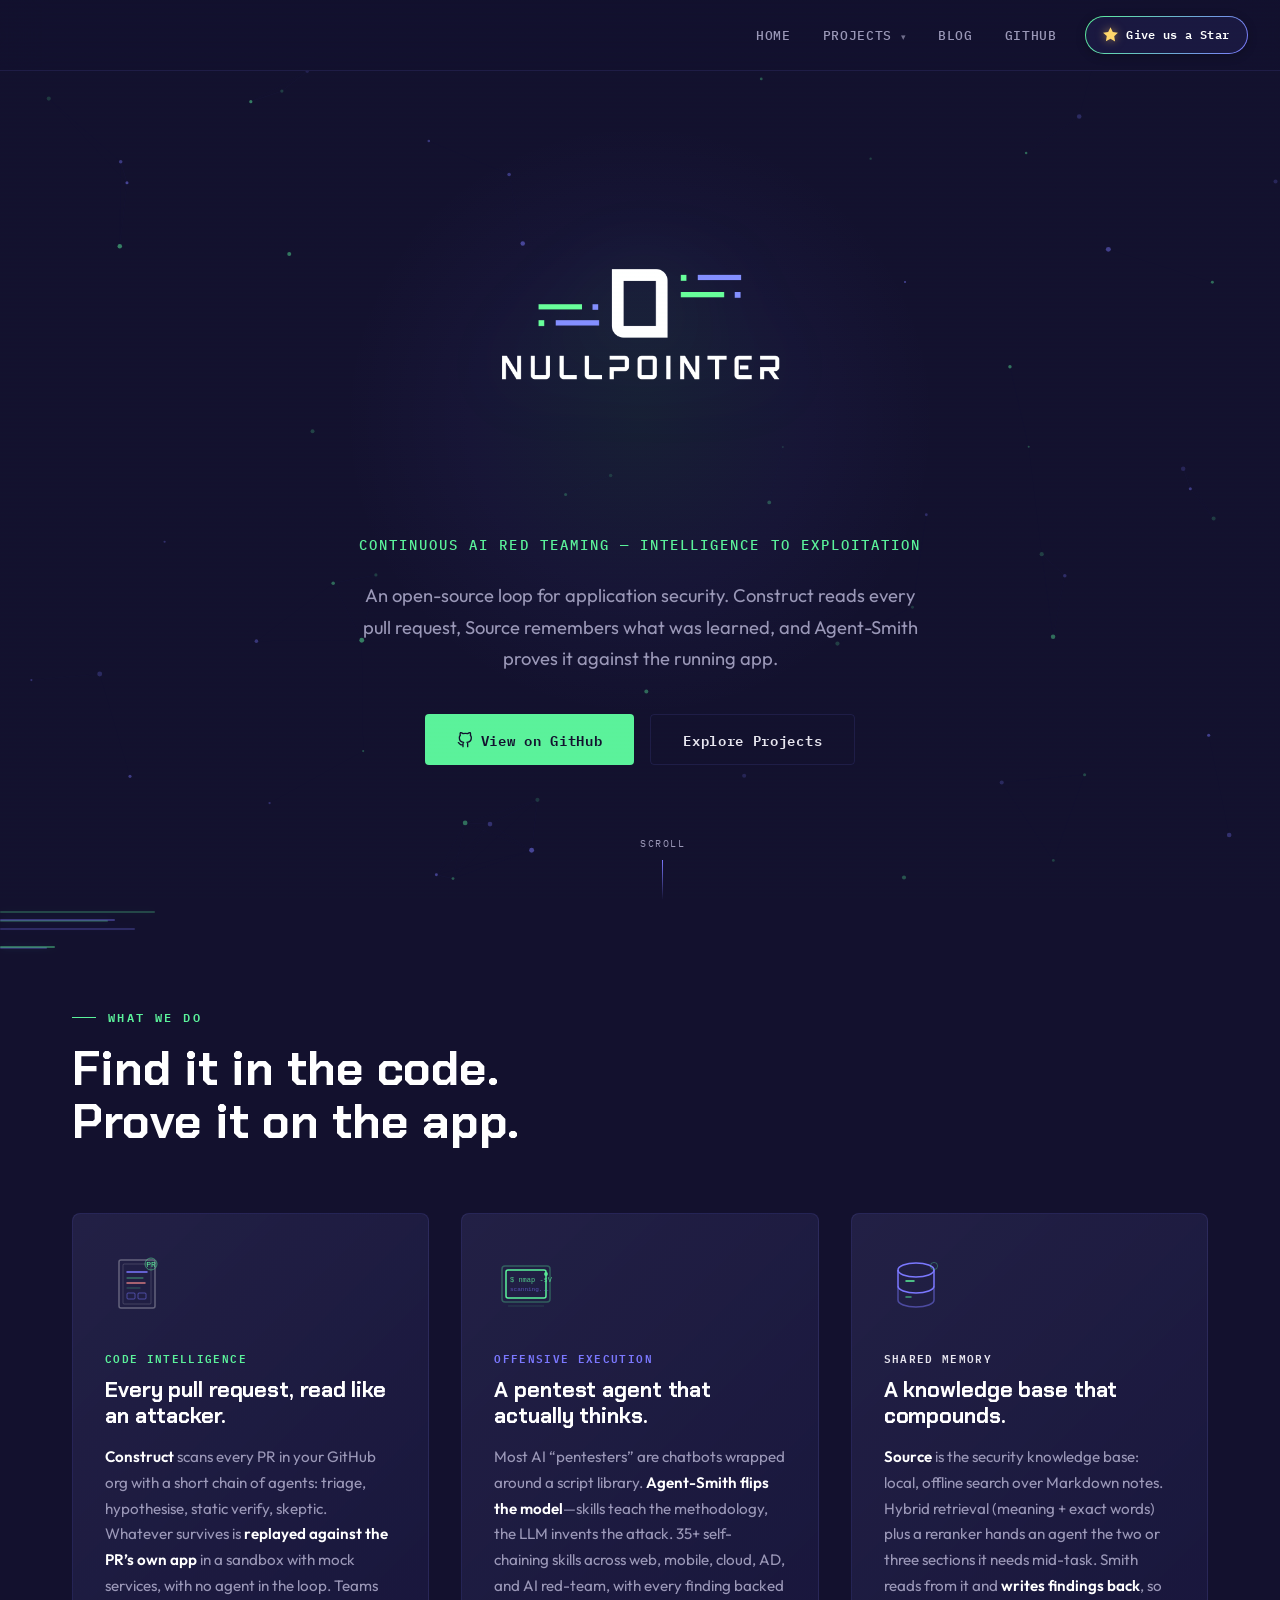
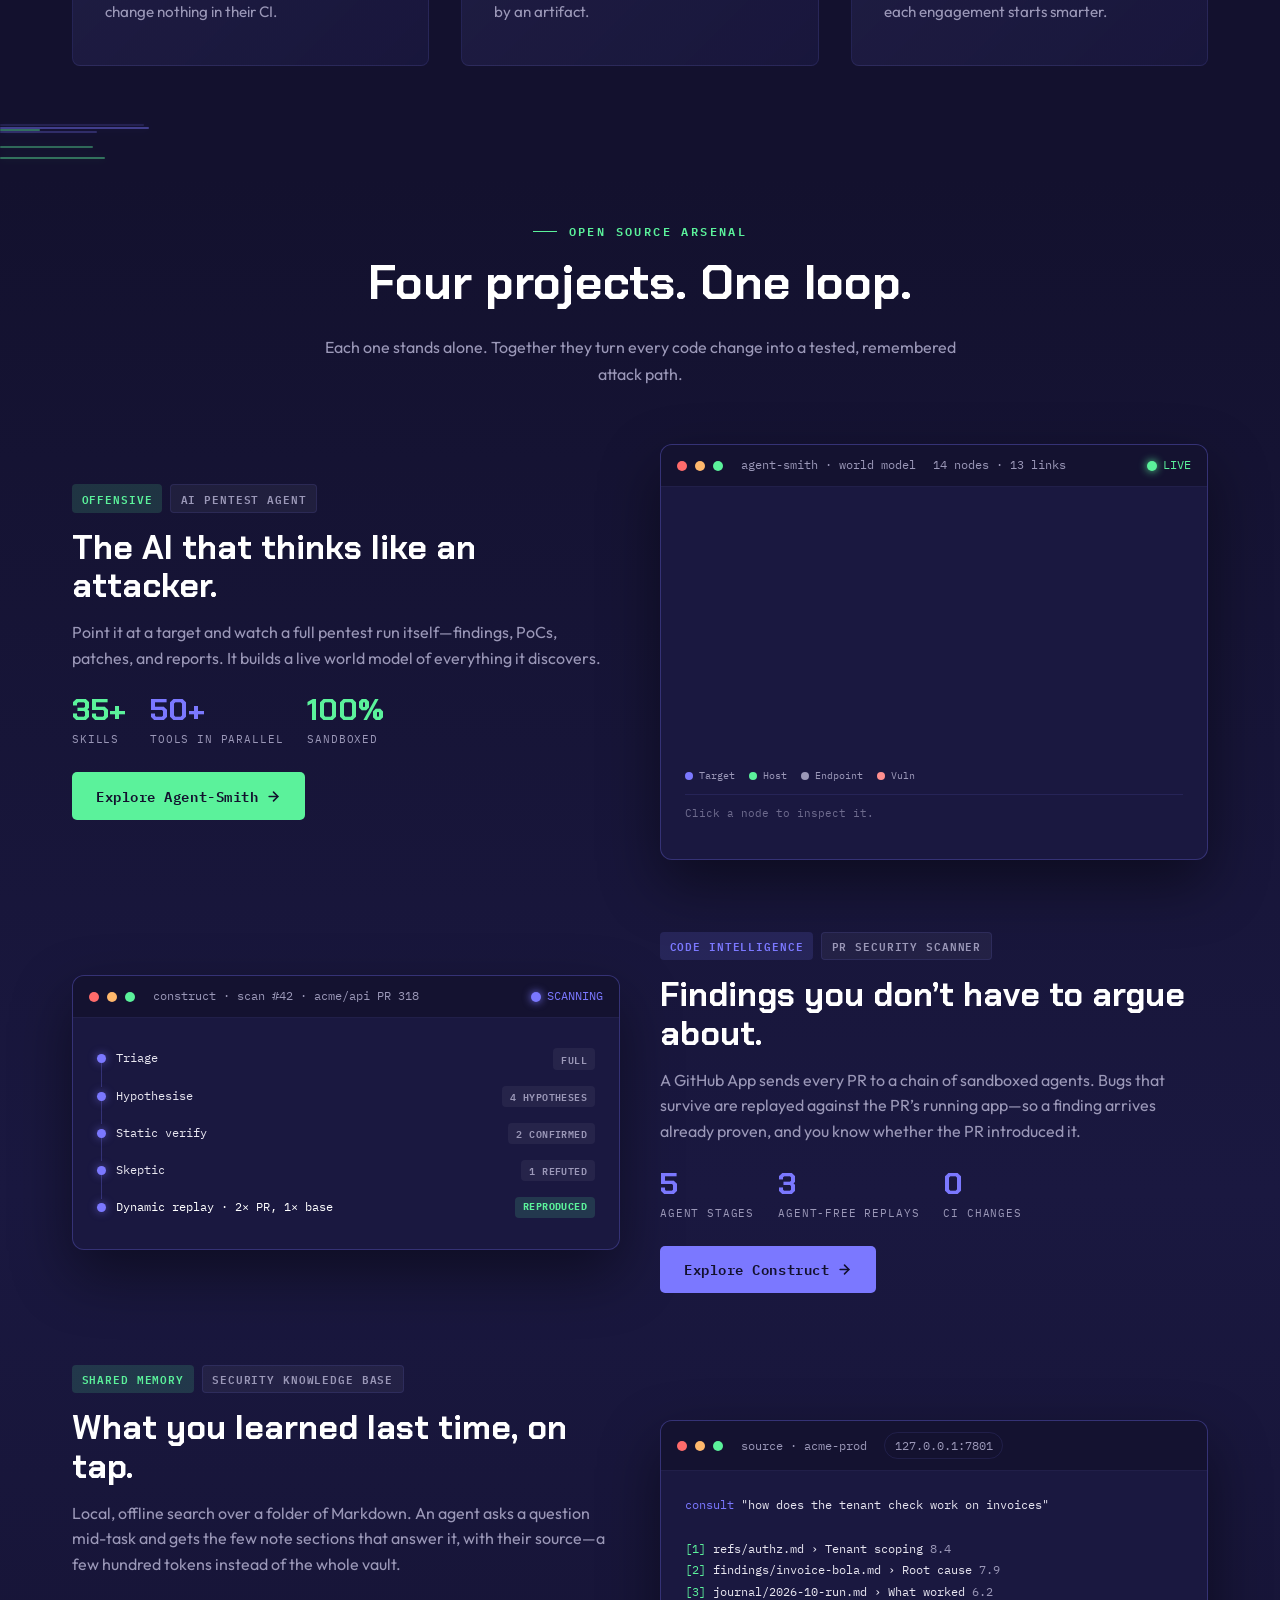
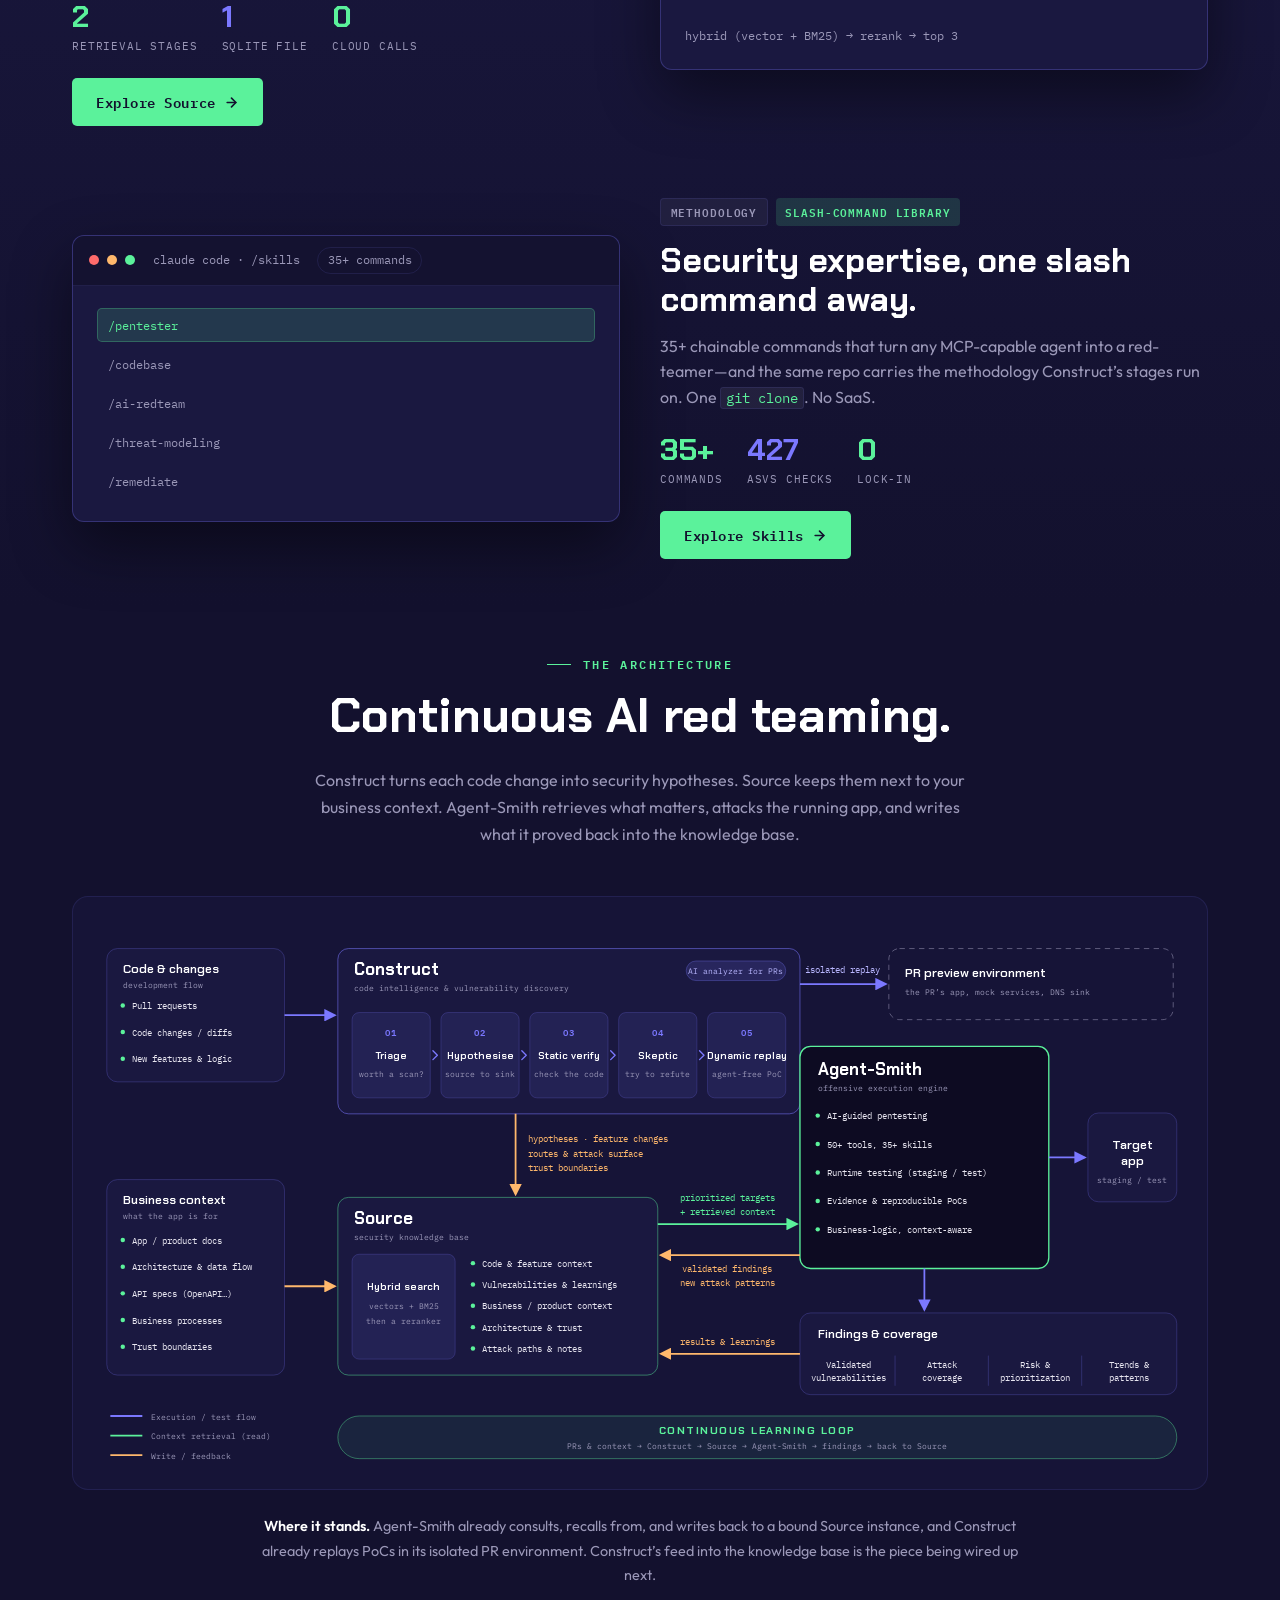
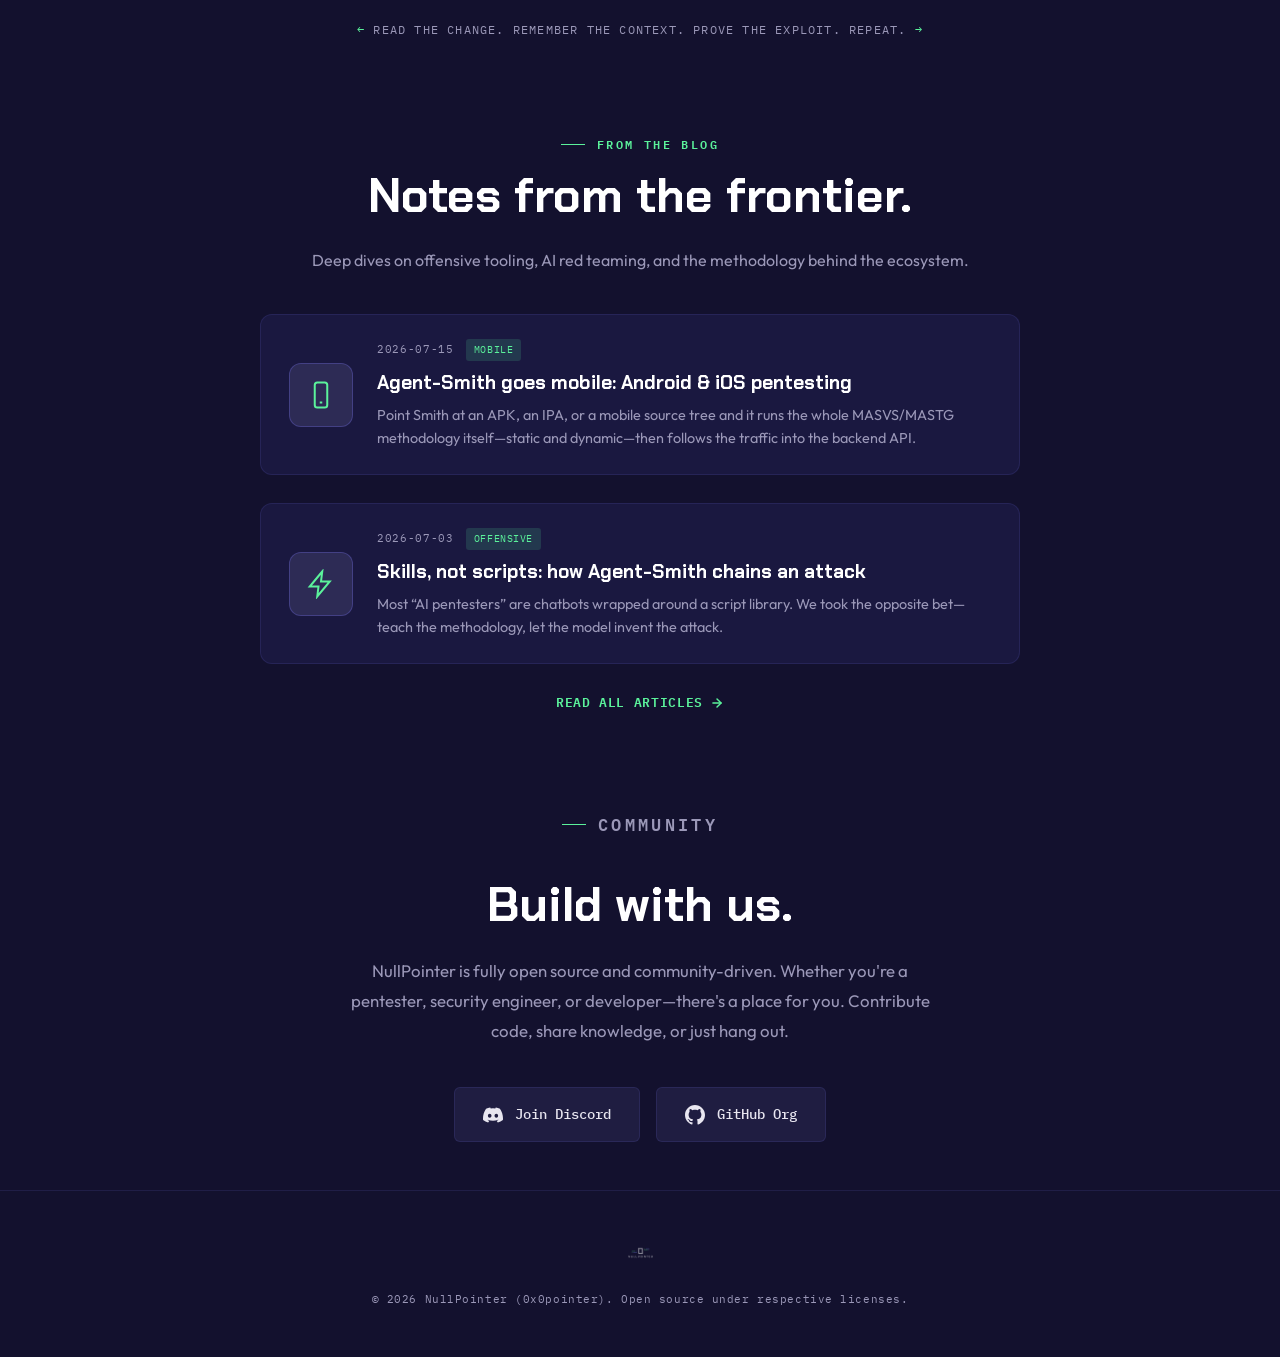
<file: index.html>
<!DOCTYPE html>
<html lang="en">
<head>
<meta charset="UTF-8">
<meta name="viewport" content="width=device-width, initial-scale=1.0">
<title>NullPointer — Continuous AI Red Teaming, Open Source</title>
<meta name="description" content="Open-source continuous AI red teaming. Construct reads every pull request, Source keeps what was learned, and Agent-Smith proves it against the running app.">
<link rel="icon" type="image/png" href="design/IconOnly_Transparent.png">
<link rel="preconnect" href="https://fonts.googleapis.com">
<link rel="preconnect" href="https://fonts.gstatic.com" crossorigin>
<link href="https://fonts.googleapis.com/css2?family=Chakra+Petch:wght@400;500;600;700&family=IBM+Plex+Mono:wght@400;500;600&family=Outfit:wght@300;400;500;600&display=swap" rel="stylesheet">
<style>
*, *::before, *::after { margin: 0; padding: 0; box-sizing: border-box; }

:root {
  --navy: #2d2b55;
  --navy-deep: #1a1840;
  --navy-dark: #13112e;
  --green: #5bf29b;
  --green-dim: rgba(91, 242, 155, 0.15);
  --green-glow: rgba(91, 242, 155, 0.4);
  --purple: #7b78ff;
  --purple-dim: rgba(123, 120, 255, 0.15);
  --purple-glow: rgba(123, 120, 255, 0.4);
  --white: #e8e6f0;
  --white-bright: #ffffff;
  --muted: #9b98b8;
  --border: rgba(123, 120, 255, 0.12);
  --border-strong: rgba(123, 120, 255, 0.28);
}

html {
  scroll-behavior: smooth;
  scrollbar-width: thin;
  scrollbar-color: var(--purple) var(--navy-dark);
}

body {
  font-family: 'Outfit', sans-serif;
  background: var(--navy-dark);
  color: var(--white);
  line-height: 1.6;
  overflow-x: hidden;
  -webkit-font-smoothing: antialiased;
}

/* ── Scanline background texture ── */
body::before {
  content: '';
  position: fixed;
  inset: 0;
  background: repeating-linear-gradient(
    0deg,
    transparent,
    transparent 2px,
    rgba(91, 242, 155, 0.008) 2px,
    rgba(91, 242, 155, 0.008) 4px
  );
  pointer-events: none;
  z-index: 9999;
}

/* ── Navigation ── */
nav {
  position: fixed;
  top: 0;
  left: 0;
  right: 0;
  z-index: 1000;
  padding: 1rem 2rem;
  display: flex;
  align-items: center;
  justify-content: space-between;
  background: rgba(19, 17, 46, 0.85);
  backdrop-filter: blur(20px);
  border-bottom: 1px solid var(--border);
  transition: all 0.3s ease;
}

nav.scrolled {
  padding: 0.6rem 2rem;
  background: rgba(19, 17, 46, 0.95);
}

.nav-logo {
  height: 32px;
  opacity: 0;
  transition: opacity 0.3s ease;
}

nav.scrolled .nav-logo {
  opacity: 1;
}

.nav-links {
  display: flex;
  gap: 2rem;
  list-style: none;
}

.nav-links a {
  color: var(--muted);
  text-decoration: none;
  font-family: 'IBM Plex Mono', monospace;
  font-size: 0.8rem;
  font-weight: 500;
  letter-spacing: 0.05em;
  text-transform: uppercase;
  transition: color 0.3s ease;
  position: relative;
}

.nav-links a::after {
  content: '';
  position: absolute;
  bottom: -4px;
  left: 0;
  width: 0;
  height: 1px;
  background: var(--green);
  transition: width 0.3s ease;
}

.nav-links a:hover { color: var(--green); }
.nav-links a:hover::after { width: 100%; }

/* Projects dropdown */
.nav-dd { position: relative; }
.nav-caret { font-size: 0.7em; opacity: 0.7; transition: transform 0.25s ease; display: inline-block; }
.nav-dd:hover .nav-caret { transform: rotate(180deg); }
.nav-dd-menu {
  list-style: none;
  position: absolute;
  top: 100%;
  left: 50%;
  transform: translateX(-50%) translateY(8px);
  min-width: 170px;
  margin-top: 6px;
  padding: 0.4rem;
  display: flex;
  flex-direction: column;
  gap: 0.1rem;
  background: rgba(19, 17, 46, 0.97);
  backdrop-filter: blur(20px);
  border: 1px solid var(--border);
  border-radius: 8px;
  box-shadow: 0 14px 34px rgba(0, 0, 0, 0.4);
  opacity: 0;
  visibility: hidden;
  transition: opacity 0.2s ease, transform 0.2s ease;
  z-index: 1001;
}
.nav-dd:hover .nav-dd-menu,
.nav-dd:focus-within .nav-dd-menu {
  opacity: 1;
  visibility: visible;
  transform: translateX(-50%) translateY(0);
}
.nav-dd-menu a {
  display: block;
  padding: 0.5rem 0.75rem;
  border-radius: 5px;
  font-size: 0.8rem;
  letter-spacing: 0;
  text-transform: none;
  white-space: nowrap;
  color: var(--white);
}
.nav-dd-menu a::after { display: none; }
.nav-dd-menu a:hover { background: var(--green-dim); color: var(--green); }

.nav-right {
  display: flex;
  align-items: center;
  gap: 1.75rem;
}

.nav-star {
  position: relative;
  display: inline-flex;
  align-items: center;
  gap: 0.5rem;
  font-family: 'IBM Plex Mono', monospace;
  font-size: 0.78rem;
  font-weight: 600;
  letter-spacing: 0.03em;
  text-decoration: none;
  color: var(--white-bright);
  padding: 0.5rem 1.1rem;
  border-radius: 999px;
  border: 1px solid transparent;
  background:
    linear-gradient(var(--navy-deep), var(--navy-deep)) padding-box,
    linear-gradient(120deg, var(--green), var(--purple)) border-box;
  box-shadow: 0 2px 10px rgba(0, 0, 0, 0.25);
  overflow: hidden;
  transition: transform 0.25s ease, box-shadow 0.3s ease;
}

/* sweeping shine */
.nav-star::after {
  content: '';
  position: absolute;
  top: 0;
  left: -60%;
  width: 45%;
  height: 100%;
  background: linear-gradient(100deg, transparent, rgba(255, 255, 255, 0.14), transparent);
  transform: skewX(-20deg);
  transition: left 0.6s ease;
}

.nav-star:hover {
  transform: translateY(-2px);
  box-shadow: 0 6px 22px rgba(123, 120, 255, 0.3), 0 0 18px rgba(91, 242, 155, 0.18);
}

.nav-star:hover::after { left: 120%; }

.nav-star svg {
  width: 15px;
  height: 15px;
  color: #ffd76b;
  filter: drop-shadow(0 0 5px rgba(255, 199, 89, 0.55));
  transition: transform 0.3s ease;
}

.nav-star:hover svg { transform: rotate(-8deg) scale(1.15); }

@media (prefers-reduced-motion: reduce) {
  .nav-star::after { display: none; }
  .nav-star:hover svg { transform: none; }
}

.nav-toggle {
  display: none;
  background: none;
  border: none;
  cursor: pointer;
  padding: 4px;
}

.nav-toggle span {
  display: block;
  width: 24px;
  height: 2px;
  background: var(--white);
  margin: 5px 0;
  transition: all 0.3s ease;
}

/* ── Shared ── */
.container {
  max-width: 1200px;
  margin: 0 auto;
  padding: 0 2rem;
}

section {
  padding: 3rem 0;
  position: relative;
}

.section-label {
  font-family: 'IBM Plex Mono', monospace;
  font-size: 0.75rem;
  font-weight: 600;
  letter-spacing: 0.2em;
  text-transform: uppercase;
  color: var(--green);
  margin-bottom: 1rem;
  display: flex;
  align-items: center;
  gap: 0.75rem;
}

.section-label::before {
  content: '';
  width: 24px;
  height: 1px;
  background: var(--green);
}

.section-title {
  font-family: 'Chakra Petch', sans-serif;
  font-size: clamp(2rem, 4vw, 3rem);
  font-weight: 700;
  line-height: 1.1;
  margin-bottom: 1.5rem;
  color: var(--white-bright);
}

/* ── Reveal animation ── */
.reveal {
  opacity: 0;
  transform: translateY(30px);
  transition: opacity 0.8s cubic-bezier(0.16, 1, 0.3, 1),
              transform 0.8s cubic-bezier(0.16, 1, 0.3, 1);
}

.reveal.visible {
  opacity: 1;
  transform: translateY(0);
}

.reveal-delay-1 { transition-delay: 0.1s; }
.reveal-delay-2 { transition-delay: 0.2s; }
.reveal-delay-3 { transition-delay: 0.3s; }
.reveal-delay-4 { transition-delay: 0.4s; }

/* ── Hero ── */
#hero {
  min-height: 100vh;
  display: flex;
  align-items: center;
  justify-content: center;
  text-align: center;
  position: relative;
  overflow: hidden;
  padding-top: 5rem;
}

.hero-bg {
  position: absolute;
  inset: 0;
  overflow: hidden;
}

.hero-bg canvas {
  width: 100%;
  height: 100%;
}

/* Radial glow behind logo */
.hero-glow {
  position: absolute;
  top: 50%;
  left: 50%;
  transform: translate(-50%, -55%);
  width: 600px;
  height: 600px;
  background: radial-gradient(ellipse, rgba(91, 242, 155, 0.06) 0%, rgba(123, 120, 255, 0.04) 40%, transparent 70%);
  pointer-events: none;
}

.hero-content {
  position: relative;
  z-index: 2;
  max-width: 800px;
}

.hero-logo {
  width: min(400px, 70vw);
  margin-bottom: 2.5rem;
  filter: drop-shadow(0 0 40px rgba(91, 242, 155, 0.15));
  animation: logoFloat 6s ease-in-out infinite;
}

@keyframes logoFloat {
  0%, 100% { transform: translateY(0); }
  50% { transform: translateY(-8px); }
}

.hero-tagline {
  font-family: 'IBM Plex Mono', monospace;
  font-size: clamp(0.7rem, 1.5vw, 0.85rem);
  font-weight: 500;
  letter-spacing: 0.15em;
  text-transform: uppercase;
  color: var(--green);
  margin-bottom: 1.5rem;
  opacity: 0;
  animation: fadeUp 1s 0.5s forwards;
}

.hero-desc {
  font-size: clamp(1rem, 2vw, 1.15rem);
  color: var(--muted);
  max-width: 580px;
  margin: 0 auto 2.5rem;
  line-height: 1.7;
  opacity: 0;
  animation: fadeUp 1s 0.7s forwards;
}

.hero-actions {
  display: flex;
  gap: 1rem;
  justify-content: center;
  flex-wrap: wrap;
  opacity: 0;
  animation: fadeUp 1s 0.9s forwards;
}

@keyframes fadeUp {
  from { opacity: 0; transform: translateY(20px); }
  to { opacity: 1; transform: translateY(0); }
}

/* Buttons */
.btn {
  display: inline-flex;
  align-items: center;
  gap: 0.5rem;
  padding: 0.85rem 2rem;
  font-family: 'IBM Plex Mono', monospace;
  font-size: 0.85rem;
  font-weight: 600;
  letter-spacing: 0.05em;
  text-decoration: none;
  border-radius: 4px;
  transition: all 0.3s ease;
  cursor: pointer;
  border: none;
}

.btn-primary {
  background: var(--green);
  color: var(--navy-dark);
}

.btn-primary:hover {
  background: var(--white-bright);
  box-shadow: 0 0 30px rgba(91, 242, 155, 0.3);
  transform: translateY(-2px);
}

.btn-ghost {
  background: transparent;
  color: var(--white);
  border: 1px solid var(--border);
}

.btn-ghost:hover {
  border-color: var(--purple);
  color: var(--purple);
  transform: translateY(-2px);
}

/* Scroll indicator */
.scroll-indicator {
  position: absolute;
  bottom: 0rem;
  left: 50%;
  transform: translateX(-50%);
  display: flex;
  flex-direction: column;
  align-items: center;
  gap: 0.5rem;
  animation: fadeUp 1s 1.2s forwards;
  opacity: 0;
}

.scroll-indicator span {
  font-family: 'IBM Plex Mono', monospace;
  font-size: 0.65rem;
  letter-spacing: 0.15em;
  text-transform: uppercase;
  color: var(--muted);
}

.scroll-line {
  width: 1px;
  height: 40px;
  background: linear-gradient(to bottom, var(--purple), transparent);
  animation: scrollPulse 2s ease-in-out infinite;
}

@keyframes scrollPulse {
  0%, 100% { opacity: 0.3; }
  50% { opacity: 1; }
}

/* ── Data stream divider ── */
.stream-divider {
  width: 100%;
  height: 60px;
  position: relative;
  overflow: hidden;
}

.stream-divider .line {
  position: absolute;
  height: 2px;
  border-radius: 1px;
  animation: streamAcross linear infinite;
}

@keyframes streamAcross {
  from { transform: translateX(-100%); }
  to { transform: translateX(calc(100vw + 100%)); }
}

/* ── What We Do ── */
.pillars-grid {
  display: grid;
  grid-template-columns: repeat(3, 1fr);
  gap: 2rem;
  margin-top: 4rem;
}

.pillar-card {
  background: linear-gradient(135deg, rgba(45, 43, 85, 0.6), rgba(26, 24, 64, 0.8));
  border: 1px solid var(--border);
  border-radius: 8px;
  padding: 2.5rem 2rem;
  position: relative;
  overflow: hidden;
  transition: all 0.4s cubic-bezier(0.16, 1, 0.3, 1);
}

.pillar-card::before {
  content: '';
  position: absolute;
  top: 0;
  left: 0;
  right: 0;
  height: 2px;
  background: linear-gradient(90deg, transparent, var(--green), var(--purple), transparent);
  opacity: 0;
  transition: opacity 0.4s ease;
}

.pillar-card:hover {
  transform: translateY(-4px);
  border-color: rgba(123, 120, 255, 0.25);
}

.pillar-card:hover::before { opacity: 1; }

.pillar-icon {
  width: 64px;
  height: 64px;
  margin-bottom: 1.5rem;
}

.pillar-eyebrow {
  font-family: 'IBM Plex Mono', monospace;
  font-size: 0.7rem;
  font-weight: 600;
  letter-spacing: 0.12em;
  text-transform: uppercase;
  color: var(--green);
  margin-bottom: 0.65rem;
  display: block;
}

.pillar-card:nth-child(2) .pillar-eyebrow { color: var(--purple); }
.pillar-card:nth-child(3) .pillar-eyebrow { color: var(--white-soft); }

.pillar-card h3 {
  font-family: 'Chakra Petch', sans-serif;
  font-size: 1.35rem;
  font-weight: 700;
  line-height: 1.2;
  margin-bottom: 0.9rem;
  color: var(--white-bright);
  letter-spacing: -0.005em;
}

.pillar-card p strong {
  color: var(--white-bright);
  font-weight: 600;
}

.pillar-card p {
  color: var(--muted);
  font-size: 0.95rem;
  line-height: 1.7;
}

/* ── Projects ── */
#projects {
  background: linear-gradient(180deg, var(--navy-dark) 0%, var(--navy-deep) 50%, var(--navy-dark) 100%);
}

.section-subtitle {
  max-width: 670px;
  margin: 1rem auto 0;
  color: var(--muted);
  font-size: 1rem;
  line-height: 1.7;
  text-align: center;
}

/* ── Pipeline / How it fits together ── */
#pipeline {
  overflow: hidden;
}

.arch-wrap { margin-top: 3rem; }
.arch-scroll { overflow-x: auto; border: 1px solid var(--border); border-radius: 16px; background: rgba(26, 24, 64, 0.55); padding: 1rem; scrollbar-width: thin; scrollbar-color: var(--purple) transparent; }
.arch { display: block; width: 100%; min-width: 960px; height: auto; }
.arch text { font-family: 'IBM Plex Mono', monospace; }
.arch .a-box { fill: #1a1840; stroke: rgba(123, 120, 255, 0.28); stroke-width: 1; }
.arch .a-box.a-purple { stroke: rgba(123, 120, 255, 0.6); }
.arch .a-box.a-green { stroke: rgba(91, 242, 155, 0.5); }
.arch .a-box.a-solid { fill: #0d0b22; stroke: var(--green); stroke-width: 1.5; }
.arch .a-box.a-dashed { fill: none; stroke-dasharray: 6 5; stroke: rgba(155, 152, 184, 0.6); }
.arch .a-stage { fill: rgba(123, 120, 255, 0.1); stroke: rgba(123, 120, 255, 0.25); }
.arch .a-title { font-family: 'Chakra Petch', sans-serif; font-weight: 600; font-size: 14px; fill: #ffffff; }
.arch .a-title.a-lg { font-size: 19px; font-weight: 700; }
.arch .a-stage-t { font-family: 'Chakra Petch', sans-serif; font-weight: 600; font-size: 11.5px; fill: #ffffff; }
.arch .a-num { font-size: 10px; font-weight: 600; fill: var(--purple); letter-spacing: 0.08em; }
.arch .a-sub { font-size: 9.5px; fill: var(--muted); }
.arch .a-item { font-size: 10.5px; fill: var(--white); }
.arch .a-dot { fill: var(--green); }
.arch .a-sep { stroke: var(--border-strong); }
.arch .a-chev { fill: none; stroke: var(--purple); stroke-width: 1.5; stroke-linecap: round; stroke-linejoin: round; }
.arch .a-pill { fill: var(--purple-dim); stroke: rgba(123, 120, 255, 0.35); }
.arch .a-pill-t { font-size: 9px; fill: #b9b7ff; }
.arch .a-flow { fill: none; stroke-width: 2; }
.arch .a-flow.exec { stroke: #7b78ff; }
.arch .a-flow.read { stroke: #5bf29b; }
.arch .a-flow.write { stroke: #ffb86c; }
.arch .a-lbl { font-size: 10px; }
.arch .a-lbl.exec { fill: #b9b7ff; }
.arch .a-lbl.read { fill: #5bf29b; }
.arch .a-lbl.write { fill: #ffb86c; }
.arch .a-loop { fill: rgba(91, 242, 155, 0.07); stroke: rgba(91, 242, 155, 0.45); }
.arch .a-loop-t { font-family: 'Chakra Petch', sans-serif; font-weight: 700; font-size: 12px; letter-spacing: 0.14em; fill: var(--green); }
.arch-note { max-width: 760px; margin: 1.5rem auto 0; text-align: center; color: var(--muted); font-size: 0.9rem; line-height: 1.7; }
.arch-note b { color: var(--white-bright); font-weight: 600; }

.pipeline-cycle-label {
  text-align: center;
  margin-top: 2rem;
  font-family: 'IBM Plex Mono', monospace;
  font-size: 0.75rem;
  letter-spacing: 0.1em;
  text-transform: uppercase;
  color: var(--muted);
}

.pipeline-cycle-label span {
  color: var(--green);
}

/* ── Community ── */
#community {
  text-align: center;
}

.community-content {
  max-width: 600px;
  margin: 0 auto;
}

.community-content p {
  color: var(--muted);
  font-size: 1.05rem;
  line-height: 1.8;
  margin-bottom: 2.5rem;
}

.community-links {
  display: flex;
  gap: 1rem;
  justify-content: center;
  flex-wrap: wrap;
}

.community-card {
  display: flex;
  align-items: center;
  gap: 0.75rem;
  padding: 1rem 1.75rem;
  background: rgba(45, 43, 85, 0.5);
  border: 1px solid var(--border);
  border-radius: 6px;
  text-decoration: none;
  color: var(--white);
  transition: all 0.3s ease;
}

.community-card:hover {
  border-color: var(--green);
  transform: translateY(-2px);
  box-shadow: 0 8px 30px rgba(91, 242, 155, 0.08);
}

.community-card svg {
  width: 20px;
  height: 20px;
  flex-shrink: 0;
}

.community-card span {
  font-family: 'IBM Plex Mono', monospace;
  font-size: 0.85rem;
  font-weight: 500;
}

/* ── Footer ── */
footer {
  padding: 3rem 0;
  border-top: 1px solid var(--border);
  text-align: center;
}

.footer-logo {
  height: 28px;
  opacity: 0.5;
  margin-bottom: 1rem;
}

footer p {
  font-family: 'IBM Plex Mono', monospace;
  font-size: 0.7rem;
  color: var(--muted);
  letter-spacing: 0.05em;
}

/* ── Mobile ── */
@media (max-width: 900px) {
  .pillars-grid {
    grid-template-columns: 1fr;
    gap: 1.5rem;
  }

}

@media (max-width: 640px) {
  nav { padding: 0.75rem 1rem; }

  .nav-links { display: none; }
  .nav-links.open {
    display: flex;
    flex-direction: column;
    position: absolute;
    top: 100%;
    left: 0;
    right: 0;
    background: rgba(19, 17, 46, 0.97);
    padding: 1.5rem 2rem;
    gap: 1.25rem;
    border-bottom: 1px solid var(--border);
  }

  .nav-dd-menu {
    position: static;
    transform: none;
    opacity: 1;
    visibility: visible;
    margin: 0.25rem 0 0.25rem 1rem;
    padding: 0;
    min-width: 0;
    background: transparent;
    border: none;
    box-shadow: none;
    backdrop-filter: none;
  }
  .nav-caret { display: none; }

  .nav-toggle { display: block; }
  .nav-logo { opacity: 1 !important; height: 24px; }
  .nav-right { gap: 0.85rem; }
  .nav-star { font-size: 0.72rem; padding: 0.45rem 0.8rem; }

  .container { padding: 0 1.25rem; }
  section { padding: 2rem 0; }

  .hero-logo { width: 260px; }

}

/* ═══ Arsenal redesign — shared additions (all variants) ═══ */

.arsenal-badge{display:inline-flex;align-items:center;gap:.4rem;font-family:'IBM Plex Mono',monospace;font-size:.68rem;font-weight:600;letter-spacing:.08em;text-transform:uppercase;padding:.28rem .6rem;border-radius:4px;}
.arsenal-badge.off{background:var(--green-dim);color:var(--green)}
.arsenal-badge.kind{background:rgba(255,255,255,.05);color:var(--muted);border:1px solid var(--border)}
.arsenal-cta{display:inline-flex;align-items:center;gap:.5rem;font-family:'IBM Plex Mono',monospace;font-size:.85rem;font-weight:600;letter-spacing:.04em;text-decoration:none;color:var(--navy-dark);background:var(--green);padding:.8rem 1.5rem;border-radius:5px;transition:transform .25s ease,box-shadow .25s ease;}
.arsenal-cta:hover{transform:translateY(-2px);box-shadow:0 0 30px rgba(91,242,155,.3)}
.arsenal-cta svg{width:15px;height:15px}

/* ═══ Direction B — Operator Console ═══ */
.b-grid{display:grid;grid-template-columns:0.85fr 1.15fr;gap:2.5rem;align-items:center;margin-top:1rem}
.b-copy .badges{display:flex;gap:.5rem;margin-bottom:1rem}
.b-copy h3{font-family:'Chakra Petch',sans-serif;font-size:clamp(1.6rem,3vw,2.1rem);color:var(--white-bright);line-height:1.15}
.b-copy .lede{color:var(--muted);margin-top:.9rem;font-size:1rem}
.metrics{display:flex;gap:1.5rem;margin:1.5rem 0}
.metric .n{font-family:'Chakra Petch',sans-serif;font-size:1.9rem;font-weight:700;color:var(--green);font-variant-numeric:tabular-nums;line-height:1}
.metric.p .n{color:var(--purple)}
.metric .l{font-family:'IBM Plex Mono',monospace;font-size:.66rem;letter-spacing:.08em;text-transform:uppercase;color:var(--muted);margin-top:.35rem}
.console{border:1px solid var(--border-strong);border-radius:12px;overflow:hidden;background:var(--navy-deep);box-shadow:0 24px 60px rgba(0,0,0,.45);}
.console-bar{display:flex;align-items:center;gap:.5rem;padding:.7rem 1rem;background:rgba(0,0,0,.25);border-bottom:1px solid var(--border)}
.console-bar i{width:10px;height:10px;border-radius:50%}
.console-bar .r{background:#ff6b6b}.console-bar .y{background:#ffb86c}.console-bar .g{background:var(--green)}
.console-bar>span{margin-left:.6rem;font-family:'IBM Plex Mono',monospace;font-size:.72rem;color:var(--muted)}
.console-bar .live{margin-left:auto;color:var(--green);display:flex;align-items:center;gap:.4rem}
.console-bar .live i{background:var(--green);box-shadow:0 0 8px var(--green);animation:blipB 1.4s infinite}
@keyframes blipB{0%,100%{opacity:1}50%{opacity:.25}}
.console-body{display:grid;grid-template-columns:1fr 1fr;gap:1px;background:var(--border)}
.panel{background:var(--navy-deep);padding:1.1rem 1.2rem;position:relative}
.panel h5{font-family:'IBM Plex Mono',monospace;font-size:.66rem;letter-spacing:.12em;text-transform:uppercase;color:var(--muted);margin-bottom:.8rem}
.wm-panel{display:flex;flex-direction:column}
.wm-panel h5{margin-bottom:.5rem}
canvas.worldgraph{width:100%;flex:1;min-height:150px;display:block}
.wm-legend{display:flex;flex-wrap:wrap;gap:.5rem .9rem;margin-top:.6rem}
.wm-legend span{display:inline-flex;align-items:center;gap:.35rem;font-family:'IBM Plex Mono',monospace;font-size:.6rem;color:var(--muted)}
.wm-legend i{width:8px;height:8px;border-radius:50%;flex:0 0 auto}
.sev{display:flex;flex-direction:column;gap:.55rem}
.sev-row{display:flex;align-items:center;gap:.6rem;font-family:'IBM Plex Mono',monospace;font-size:.74rem}
.sev-row b{margin-left:auto;color:var(--white-bright);font-variant-numeric:tabular-nums}
.sev-dot{width:9px;height:9px;border-radius:2px}
.bar{height:5px;border-radius:3px;background:rgba(255,255,255,.06);overflow:hidden;margin-top:.15rem}
.bar i{display:block;height:100%;border-radius:3px}
.log{grid-column:1/-1;background:#0d0b22;padding:1rem 1.2rem;font-family:'IBM Plex Mono',monospace;font-size:.72rem;line-height:1.9;overflow-x:auto}
.log .t{color:var(--muted)}.log .ok{color:var(--green)}.log .bad{color:#ff6b6b}.log .k{color:var(--purple)}.log .s{color:var(--white)}
.b-modes{display:grid;grid-template-columns:1fr 1fr;gap:1.25rem;margin-top:3rem}
.tglcard{border:1px solid var(--border);border-radius:12px;background:var(--navy-deep);padding:1.4rem;display:flex;gap:1rem;align-items:flex-start;transition:border-color .3s ease}
.tglcard:hover{border-color:var(--border-strong)}
.tgl{width:42px;height:24px;border-radius:20px;flex:0 0 auto;position:relative;margin-top:.15rem}
.tgl.on{background:var(--green-dim);border:1px solid var(--green)}
.tgl.on::after{content:'';position:absolute;right:3px;top:2px;width:16px;height:16px;border-radius:50%;background:var(--green);box-shadow:0 0 10px var(--green)}
.tgl.exp{background:var(--purple-dim);border:1px solid var(--purple)}
.tgl.exp::after{content:'';position:absolute;left:3px;top:2px;width:16px;height:16px;border-radius:50%;background:var(--purple);box-shadow:0 0 10px var(--purple)}
.tglcard h4{font-family:'Chakra Petch',sans-serif;font-size:1.02rem;color:var(--white-bright)}
.tglcard p{color:var(--muted);font-size:.86rem;margin-top:.35rem}
@media (max-width:820px){.b-grid{grid-template-columns:1fr}.b-modes{grid-template-columns:1fr}}
@media (max-width:560px){.console-body{grid-template-columns:1fr}.metrics{flex-wrap:wrap}}
@media (prefers-reduced-motion:reduce){.console-bar .live i{animation:none!important}}

/* ═══ Console variants: purple (Construct) & Skills (methodology) ═══ */
.b-grid.rev{grid-template-columns:1.15fr 0.85fr}
.b-grid+.b-grid{margin-top:3.5rem}
.arsenal-badge.def{background:var(--purple-dim);color:var(--purple)}
.arsenal-cta.def{background:var(--purple);color:var(--navy-dark)}
.arsenal-cta.def:hover{box-shadow:0 0 30px rgba(123,120,255,.35)}
.metrics.def .metric .n{color:var(--purple)}
.console.def .console-bar .live{color:var(--purple)}
.console.def .console-bar .live i{background:var(--purple);box-shadow:0 0 8px var(--purple)}

/* two-tier pipeline mini-diagram */
.tier-flow{display:flex;flex-direction:column}
.tier-step{display:flex;align-items:center;gap:.65rem;font-family:'IBM Plex Mono',monospace;font-size:.74rem;color:var(--white);padding:.5rem 0;position:relative}
.tier-step .ts-dot{width:9px;height:9px;border-radius:50%;background:var(--purple);flex:0 0 auto;box-shadow:0 0 8px rgba(123,120,255,.6);z-index:1}
.tier-step:not(:last-child)::after{content:'';position:absolute;left:4px;top:1.4rem;height:calc(100% - .8rem);width:1px;background:var(--border-strong)}
.tier-step.block{color:var(--white-bright)}
.tier-step .verdict{margin-left:auto;font-size:.64rem;font-weight:700;padding:.15rem .5rem;border-radius:4px;letter-spacing:.04em}
.verdict.bad{background:#3a1922;color:#ff9d9d}
.verdict.ok{background:var(--green-dim);color:var(--green)}
.verdict.dim{background:rgba(255,255,255,.05);color:var(--muted);font-weight:600}

/* command palette */
.cmd-list{display:flex;flex-direction:column;gap:.3rem}
.cmd{font-family:'IBM Plex Mono',monospace;font-size:.76rem;color:var(--muted);padding:.4rem .6rem;border-radius:5px;border:1px solid transparent}
.cmd.active{color:var(--green);background:var(--green-dim);border-color:rgba(91,242,155,.25)}
.tag-count{margin-left:auto;font-family:'IBM Plex Mono',monospace;font-size:.66rem;color:var(--muted);border:1px solid var(--border);border-radius:20px;padding:.2rem .6rem}

.b-copy code{font-family:'IBM Plex Mono',monospace;font-size:.85em;background:rgba(255,255,255,.06);border:1px solid var(--border);border-radius:3px;padding:.1em .35em;color:var(--green)}

@media (max-width:820px){
  .b-grid.rev{grid-template-columns:1fr}
  .b-grid.rev .console{order:-1}
}

/* ═══ From the blog ═══ */
.blog-teaser{margin-top:2.5rem;display:flex;flex-direction:column;align-items:center;gap:1.75rem}
.blog-teaser-card{display:grid;grid-template-columns:auto 1fr;gap:1.5rem;align-items:center;max-width:760px;width:100%;text-decoration:none;background:var(--navy-deep);border:1px solid var(--border);border-radius:12px;padding:1.5rem 1.75rem;transition:transform .3s ease,border-color .3s ease,box-shadow .3s ease}
.blog-teaser-card:hover{border-color:var(--purple);transform:translateY(-3px);box-shadow:0 12px 40px rgba(0,0,0,.3),0 0 30px rgba(123,120,255,.08)}
.blog-teaser-ic{width:64px;height:64px;border-radius:12px;display:grid;place-items:center;background:var(--navy);border:1px solid var(--border-strong);color:var(--green);flex:0 0 auto}
.blog-teaser-ic svg{width:30px;height:30px;stroke:currentColor;fill:none;stroke-width:1.6}
.bt-meta{display:flex;gap:.75rem;align-items:center;margin-bottom:.45rem}
.bt-date{font-family:'IBM Plex Mono',monospace;font-size:.7rem;color:var(--muted);text-transform:uppercase;letter-spacing:.06em}
.bt-tag{font-family:'IBM Plex Mono',monospace;font-size:.62rem;text-transform:uppercase;letter-spacing:.06em;color:var(--green);background:var(--green-dim);padding:.18rem .5rem;border-radius:3px}
.bt-tag.purple{color:var(--purple);background:var(--purple-dim)}
.blog-teaser-card h3{font-family:'Chakra Petch',sans-serif;font-size:1.2rem;color:var(--white-bright);margin-bottom:.35rem}
.blog-teaser-card p{color:var(--muted);font-size:.9rem;line-height:1.6}
.blog-teaser-all{font-family:'IBM Plex Mono',monospace;font-size:.8rem;font-weight:600;letter-spacing:.05em;text-transform:uppercase;color:var(--green);text-decoration:none;display:inline-flex;align-items:center;gap:.45rem;transition:color .3s ease}
.blog-teaser-all:hover{color:var(--white-bright)}
@media (max-width:560px){.blog-teaser-card{grid-template-columns:1fr}.blog-teaser-ic{display:none}}

/* ═══ Projects: consistent vertical rhythm + simplified panels ═══ */
.projects-rows{display:flex;flex-direction:column;gap:4.5rem;margin-top:3.5rem}
.projects-rows .b-grid{margin-top:0}                 /* one gap value drives spacing */
.b-grid.simple,.b-grid.rev.simple{grid-template-columns:1fr 1fr;align-items:center}
.pj-run{text-align:center;margin-top:2.5rem}         /* run-modes tucked under Agent-Smith */
.pj-run .b-modes{margin-top:1.5rem;text-align:left}
.console-simple{padding:1.4rem 1.5rem}               /* single calm panel, no inner grid/log */

@media (max-width:820px){
  .b-grid.simple,.b-grid.rev.simple{grid-template-columns:1fr}
  .projects-rows{gap:3.5rem}
  .pj-run{margin-top:2rem}
}


/* teaser world-model graph */
.console-simple canvas.worldgraph{min-height:190px}

/* ── Dropdown hover-bridge fix (prevents the menu closing in the gap) ── */
.nav-dd::before { content: ''; position: absolute; top: 100%; left: 50%; transform: translateX(-50%); width: 210px; height: 14px; }
@media (max-width: 640px) { .nav-dd::before { display: none; } .nav-dd-menu { margin-top: 0.25rem; } }

/* ── World model dashboard controls ── */
.wm-filter { cursor: pointer; user-select: none; transition: opacity 0.2s ease; }
.wm-filter.off { opacity: 0.3; text-decoration: line-through; }
.wm-count { font-family: 'IBM Plex Mono', monospace; font-size: 0.62rem; color: var(--muted); }
.wm-inspect { margin-top: 0.7rem; border-top: 1px solid var(--border); padding-top: 0.6rem; font-family: 'IBM Plex Mono', monospace; font-size: 0.68rem; line-height: 1.55; color: var(--muted); min-height: 42px; }
.wmi-hint { color: var(--muted); opacity: 0.65; }
.wmi-name { color: var(--white-bright); font-weight: 600; }
.wmi-badge { display: inline-block; font-size: 0.55rem; font-weight: 700; text-transform: uppercase; letter-spacing: 0.05em; padding: 0.1rem 0.35rem; border-radius: 3px; margin-left: 0.45rem; vertical-align: middle; }
.wmi-conn { color: var(--muted); margin-top: 0.35rem; }
.wmi-conn b { color: var(--white); }
</style>
</head>
<body>

<!-- ── Navigation ── -->
<nav id="navbar">
  <img src="design/FullLogo_Transparent.png" alt="NullPointer" class="nav-logo">
  <div class="nav-right">
    <ul class="nav-links" id="navLinks">
      <li><a href="#hero">Home</a></li>
      <li class="nav-dd">
        <a href="#projects">Projects <span class="nav-caret">&#9662;</span></a>
        <ul class="nav-dd-menu">
          <li><a href="projects/agent-smith.html">Agent-Smith</a></li>
          <li><a href="projects/construct.html">Construct</a></li>
          <li><a href="projects/source.html">Source</a></li>
          <li><a href="projects/skills.html">Skills</a></li>
        </ul>
      </li>
      <li><a href="blog/index.html">Blog</a></li>
      <li><a href="https://github.com/orgs/0x0pointer/repositories" target="_blank" rel="noopener">GitHub</a></li>
    </ul>
    <a href="https://github.com/0x0pointer" target="_blank" rel="noopener" class="nav-star">
      <svg viewBox="0 0 24 24" fill="currentColor" aria-hidden="true"><path d="M12 .587l3.668 7.431 8.2 1.192-5.934 5.784 1.401 8.169L12 18.897l-7.335 3.866 1.401-8.169L.132 9.21l8.2-1.192z"/></svg>
      Give us a Star
    </a>
    <button class="nav-toggle" id="navToggle" aria-label="Toggle menu">
      <span></span><span></span><span></span>
    </button>
  </div>
</nav>

<!-- ── Hero ── -->
<section id="hero">
  <div class="hero-bg">
    <canvas id="heroCanvas"></canvas>
  </div>
  <div class="hero-glow"></div>
  <div class="hero-content">
    <img src="design/FullLogo_Transparent.png" alt="NullPointer" class="hero-logo">
    <p class="hero-tagline">Continuous AI Red Teaming &mdash; Intelligence to Exploitation</p>
    <p class="hero-desc">
      An open-source loop for application security. Construct reads every pull request, Source remembers what was learned, and Agent-Smith proves it against the running app.
    </p>
    <div class="hero-actions">
      <a href="https://github.com/orgs/0x0pointer/repositories" target="_blank" rel="noopener" class="btn btn-primary">
        <svg width="16" height="16" viewBox="0 0 24 24" fill="none" stroke="currentColor" stroke-width="2" stroke-linecap="round" stroke-linejoin="round"><path d="M9 19c-5 1.5-5-2.5-7-3m14 6v-3.87a3.37 3.37 0 0 0-.94-2.61c3.14-.35 6.44-1.54 6.44-7A5.44 5.44 0 0 0 20 4.77 5.07 5.07 0 0 0 19.91 1S18.73.65 16 2.48a13.38 13.38 0 0 0-7 0C6.27.65 5.09 1 5.09 1A5.07 5.07 0 0 0 5 4.77a5.44 5.44 0 0 0-1.5 3.78c0 5.42 3.3 6.61 6.44 7A3.37 3.37 0 0 0 9 18.13V22"/></svg>
        View on GitHub
      </a>
      <a href="#projects" class="btn btn-ghost">Explore Projects</a>
    </div>
  </div>
  <div class="scroll-indicator">
    <span>Scroll</span>
    <div class="scroll-line"></div>
  </div>
</section>

<!-- ── Stream divider ── -->
<div class="stream-divider" id="divider1"></div>

<!-- ── What We Do ── -->
<section id="about">
  <div class="container">
    <div class="reveal">
      <p class="section-label">What We Do</p>
      <h2 class="section-title">Find it in the code.<br>Prove it on the app.</h2>
    </div>

    <div class="pillars-grid">
      <!-- Code intelligence -->
      <div class="pillar-card reveal reveal-delay-1">
        <svg class="pillar-icon" viewBox="0 0 64 64" fill="none">
          <rect x="14" y="6" width="36" height="48" rx="2" stroke="#fff" stroke-width="1.5" opacity="0.3"/>
          <rect x="18" y="10" width="28" height="40" rx="1" stroke="#fff" stroke-width="1" opacity="0.15"/>
          <line x1="22" y1="18" x2="42" y2="18" stroke="#7b78ff" stroke-width="1.5" stroke-linecap="round"/>
          <line x1="22" y1="24" x2="38" y2="24" stroke="#5bf29b" stroke-width="1" stroke-linecap="round" opacity="0.6"/>
          <line x1="22" y1="29" x2="40" y2="29" stroke="#ff8f8f" stroke-width="1.5" stroke-linecap="round" opacity="0.8"/>
          <line x1="22" y1="34" x2="35" y2="34" stroke="#5bf29b" stroke-width="1" stroke-linecap="round" opacity="0.3"/>
          <rect x="22" y="39" width="8" height="6" rx="1" stroke="#7b78ff" stroke-width="1" opacity="0.5"/>
          <rect x="33" y="39" width="8" height="6" rx="1" stroke="#7b78ff" stroke-width="1" opacity="0.5"/>
          <circle cx="46" cy="10" r="6" fill="#5bf29b" fill-opacity="0.1" stroke="#5bf29b" stroke-width="1" opacity="0.5"/>
          <text x="46" y="13" font-family="monospace" font-size="8" fill="#5bf29b" text-anchor="middle">PR</text>
        </svg>
        <span class="pillar-eyebrow">Code Intelligence</span>
        <h3>Every pull request, read like an attacker.</h3>
        <p><strong>Construct</strong> scans every PR in your GitHub org with a short chain of agents: triage, hypothesise, static verify, skeptic. Whatever survives is <strong>replayed against the PR&rsquo;s own app</strong> in a sandbox with mock services, with no agent in the loop. Teams change nothing in their CI.</p>
      </div>

      <!-- Offensive -->
      <div class="pillar-card reveal reveal-delay-2">
        <svg class="pillar-icon" viewBox="0 0 64 64" fill="none">
          <rect x="8" y="12" width="48" height="36" rx="3" stroke="#5bf29b" stroke-width="1.5" opacity="0.3"/>
          <rect x="12" y="16" width="40" height="28" rx="2" stroke="#5bf29b" stroke-width="1.5"/>
          <text x="16" y="28" font-family="monospace" font-size="7" fill="#5bf29b" opacity="0.8">$ nmap -sV</text>
          <text x="16" y="37" font-family="monospace" font-size="6" fill="#7b78ff" opacity="0.6">scanning...</text>
          <line x1="14" y1="52" x2="50" y2="52" stroke="#5bf29b" stroke-width="1" opacity="0.15"/>
          <circle cx="52" cy="20" r="2" fill="#5bf29b" opacity="0.6">
            <animate attributeName="opacity" values="0.6;1;0.6" dur="2s" repeatCount="indefinite"/>
          </circle>
        </svg>
        <span class="pillar-eyebrow">Offensive Execution</span>
        <h3>A pentest agent that actually thinks.</h3>
        <p>Most AI &ldquo;pentesters&rdquo; are chatbots wrapped around a script library. <strong>Agent-Smith flips the model</strong>&mdash;skills teach the methodology, the LLM invents the attack. 35+ self-chaining skills across web, mobile, cloud, AD, and AI red-team, with every finding backed by an artifact.</p>
      </div>

      <!-- Memory -->
      <div class="pillar-card reveal reveal-delay-3">
        <svg class="pillar-icon" viewBox="0 0 64 64" fill="none">
          <ellipse cx="32" cy="16" rx="18" ry="7" stroke="#7b78ff" stroke-width="1.5"/>
          <path d="M14 16v16c0 3.9 8 7 18 7s18-3.1 18-7V16" stroke="#7b78ff" stroke-width="1.5"/>
          <path d="M14 32v14c0 3.9 8 7 18 7s18-3.1 18-7V32" stroke="#7b78ff" stroke-width="1.5" opacity="0.5"/>
          <line x1="22" y1="27" x2="30" y2="27" stroke="#5bf29b" stroke-width="1.5" stroke-linecap="round"/>
          <line x1="22" y1="43" x2="27" y2="43" stroke="#5bf29b" stroke-width="1.5" stroke-linecap="round" opacity="0.6"/>
          <circle cx="50" cy="12" r="3" stroke="#5bf29b" stroke-width="1" opacity="0.4">
            <animate attributeName="r" values="3;5;3" dur="3s" repeatCount="indefinite"/>
            <animate attributeName="opacity" values="0.4;0.1;0.4" dur="3s" repeatCount="indefinite"/>
          </circle>
        </svg>
        <span class="pillar-eyebrow">Shared Memory</span>
        <h3>A knowledge base that compounds.</h3>
        <p><strong>Source</strong> is the security knowledge base: local, offline search over Markdown notes. Hybrid retrieval (meaning + exact words) plus a reranker hands an agent the two or three sections it needs mid-task. Smith reads from it and <strong>writes findings back</strong>, so each engagement starts smarter.</p>
      </div>
    </div>
  </div>
</section>

<!-- ── Stream divider ── -->
<div class="stream-divider" id="divider2"></div>

<!-- ── Projects ── -->
<section id="projects">
  <div class="container">
    <div class="reveal" style="text-align:center;">
      <p class="section-label" style="justify-content:center;">Open Source Arsenal</p>
      <h2 class="section-title">Four projects. One loop.</h2>
      <p class="section-subtitle">Each one stands alone. Together they turn every code change into a tested, remembered attack path.</p>
    </div>

    <div class="projects-rows">

      <!-- Agent-Smith — teaser (full page: projects/agent-smith.html) -->
      <div class="b-grid simple reveal">
        <div class="b-copy">
          <div class="badges"><span class="arsenal-badge off">Offensive</span><span class="arsenal-badge kind">AI Pentest Agent</span></div>
          <h3>The AI that thinks like an attacker.</h3>
          <p class="lede">Point it at a target and watch a full pentest run itself&mdash;findings, PoCs, patches, and reports. It builds a live world model of everything it discovers.</p>
          <div class="metrics">
            <div class="metric"><div class="n">35+</div><div class="l">Skills</div></div>
            <div class="metric p"><div class="n">50+</div><div class="l">Tools in parallel</div></div>
            <div class="metric"><div class="n">100%</div><div class="l">Sandboxed</div></div>
          </div>
          <a class="arsenal-cta" href="projects/agent-smith.html">Explore Agent-Smith
            <svg viewBox="0 0 24 24" fill="none" stroke="currentColor" stroke-width="2.5" stroke-linecap="round" stroke-linejoin="round"><line x1="5" y1="12" x2="19" y2="12"/><polyline points="12 5 19 12 12 19"/></svg>
          </a>
        </div>
        <div class="console">
          <div class="console-bar">
            <i class="r"></i><i class="y"></i><i class="g"></i>
            <span>agent-smith &middot; world model</span>
            <span class="wm-count"></span>
            <span class="live"><i></i>LIVE</span>
          </div>
          <div class="console-simple">
            <canvas class="worldgraph"></canvas>
            <div class="wm-legend">
              <span class="wm-filter" data-type="target"><i style="background:#7b78ff"></i>Target</span>
              <span class="wm-filter" data-type="host"><i style="background:#5bf29b"></i>Host</span>
              <span class="wm-filter" data-type="leaf"><i style="background:#9b98b8"></i>Endpoint</span>
              <span class="wm-filter" data-type="vuln"><i style="background:#ff8f8f"></i>Vuln</span>
            </div>
            <div class="wm-inspect"><span class="wmi-hint">Click a node to inspect it.</span></div>
          </div>
        </div>
      </div>

      <!-- Construct -->
      <div class="b-grid rev simple reveal">
        <div class="console def">
          <div class="console-bar">
            <i class="r"></i><i class="y"></i><i class="g"></i>
            <span>construct &middot; scan #42 &middot; acme/api PR 318</span>
            <span class="live"><i></i>SCANNING</span>
          </div>
          <div class="console-simple">
            <div class="tier-flow">
              <div class="tier-step"><span class="ts-dot"></span>Triage <b class="verdict dim">FULL</b></div>
              <div class="tier-step"><span class="ts-dot"></span>Hypothesise <b class="verdict dim">4 HYPOTHESES</b></div>
              <div class="tier-step"><span class="ts-dot"></span>Static verify <b class="verdict dim">2 CONFIRMED</b></div>
              <div class="tier-step"><span class="ts-dot"></span>Skeptic <b class="verdict dim">1 REFUTED</b></div>
              <div class="tier-step block"><span class="ts-dot"></span>Dynamic replay &middot; 2&times; PR, 1&times; base <b class="verdict ok">REPRODUCED</b></div>
            </div>
          </div>
        </div>
        <div class="b-copy">
          <div class="badges"><span class="arsenal-badge def">Code Intelligence</span><span class="arsenal-badge kind">PR Security Scanner</span></div>
          <h3>Findings you don&rsquo;t have to argue about.</h3>
          <p class="lede">A GitHub App sends every PR to a chain of sandboxed agents. Bugs that survive are replayed against the PR&rsquo;s running app&mdash;so a finding arrives already proven, and you know whether the PR introduced it.</p>
          <div class="metrics def">
            <div class="metric"><div class="n">5</div><div class="l">Agent stages</div></div>
            <div class="metric"><div class="n">3</div><div class="l">Agent-free replays</div></div>
            <div class="metric"><div class="n">0</div><div class="l">CI changes</div></div>
          </div>
          <a class="arsenal-cta def" href="projects/construct.html">Explore Construct
            <svg viewBox="0 0 24 24" fill="none" stroke="currentColor" stroke-width="2.5" stroke-linecap="round" stroke-linejoin="round"><line x1="5" y1="12" x2="19" y2="12"/><polyline points="12 5 19 12 12 19"/></svg>
          </a>
        </div>
      </div>

      <!-- Source -->
      <div class="b-grid simple reveal">
        <div class="b-copy">
          <div class="badges"><span class="arsenal-badge off">Shared Memory</span><span class="arsenal-badge kind">Security Knowledge Base</span></div>
          <h3>What you learned last time, on tap.</h3>
          <p class="lede">Local, offline search over a folder of Markdown. An agent asks a question mid-task and gets the few note sections that answer it, with their source&mdash;a few hundred tokens instead of the whole vault.</p>
          <div class="metrics">
            <div class="metric"><div class="n">2</div><div class="l">Retrieval stages</div></div>
            <div class="metric p"><div class="n">1</div><div class="l">SQLite file</div></div>
            <div class="metric"><div class="n">0</div><div class="l">Cloud calls</div></div>
          </div>
          <a class="arsenal-cta" href="projects/source.html">Explore Source
            <svg viewBox="0 0 24 24" fill="none" stroke="currentColor" stroke-width="2.5" stroke-linecap="round" stroke-linejoin="round"><line x1="5" y1="12" x2="19" y2="12"/><polyline points="12 5 19 12 12 19"/></svg>
          </a>
        </div>
        <div class="console">
          <div class="console-bar">
            <i class="r"></i><i class="y"></i><i class="g"></i>
            <span>source &middot; acme-prod</span>
            <span class="tag-count">127.0.0.1:7801</span>
          </div>
          <div class="console-simple">
            <div class="log" style="background:none;padding:0;">
              <div><span class="k">consult</span> <span class="s">"how does the tenant check work on invoices"</span></div>
              <div>&nbsp;</div>
              <div><span class="ok">[1]</span> <span class="s">refs/authz.md &rsaquo; Tenant scoping</span> <span class="t">8.4</span></div>
              <div><span class="ok">[2]</span> <span class="s">findings/invoice-bola.md &rsaquo; Root cause</span> <span class="t">7.9</span></div>
              <div><span class="ok">[3]</span> <span class="s">journal/2026-10-run.md &rsaquo; What worked</span> <span class="t">6.2</span></div>
              <div>&nbsp;</div>
              <div><span class="t">hybrid (vector + BM25) &rarr; rerank &rarr; top 3</span></div>
            </div>
          </div>
        </div>
      </div>

      <!-- Skills -->
      <div class="b-grid rev simple reveal">
        <div class="console">
          <div class="console-bar">
            <i class="r"></i><i class="y"></i><i class="g"></i>
            <span>claude code &middot; /skills</span>
            <span class="tag-count">35+ commands</span>
          </div>
          <div class="console-simple">
            <div class="cmd-list">
              <div class="cmd active">/pentester</div>
              <div class="cmd">/codebase</div>
              <div class="cmd">/ai-redteam</div>
              <div class="cmd">/threat-modeling</div>
              <div class="cmd">/remediate</div>
            </div>
          </div>
        </div>
        <div class="b-copy">
          <div class="badges"><span class="arsenal-badge kind">Methodology</span><span class="arsenal-badge off">Slash-Command Library</span></div>
          <h3>Security expertise, one slash command away.</h3>
          <p class="lede">35+ chainable commands that turn any MCP-capable agent into a red-teamer&mdash;and the same repo carries the methodology Construct&rsquo;s stages run on. One <code>git clone</code>. No SaaS.</p>
          <div class="metrics">
            <div class="metric"><div class="n">35+</div><div class="l">Commands</div></div>
            <div class="metric p"><div class="n">427</div><div class="l">ASVS checks</div></div>
            <div class="metric"><div class="n">0</div><div class="l">Lock-in</div></div>
          </div>
          <a class="arsenal-cta" href="projects/skills.html">Explore Skills
            <svg viewBox="0 0 24 24" fill="none" stroke="currentColor" stroke-width="2.5" stroke-linecap="round" stroke-linejoin="round"><line x1="5" y1="12" x2="19" y2="12"/><polyline points="12 5 19 12 12 19"/></svg>
          </a>
        </div>
      </div>

    </div>

  </div>
</section>

<!-- ── Pipeline ── -->
<section id="pipeline">
  <div class="container">
    <div class="reveal" style="text-align:center;">
      <p class="section-label" style="justify-content:center;">The Architecture</p>
      <h2 class="section-title">Continuous AI red teaming.</h2>
      <p class="section-subtitle">Construct turns each code change into security hypotheses. Source keeps them next to your business context. Agent-Smith retrieves what matters, attacks the running app, and writes what it proved back into the knowledge base.</p>
    </div>

    <div class="arch-wrap reveal reveal-delay-1">
      <div class="arch-scroll">
        <svg class="arch" viewBox="0 0 1240 630" role="img" aria-labelledby="archTitle archDesc">
          <title id="archTitle">Continuous AI red teaming architecture</title>
          <desc id="archDesc">Pull requests flow into Construct, which runs triage, hypothesise, static verify, skeptic and dynamic replay, using an isolated PR preview environment. Construct and business context are written to the Source knowledge base. Agent-Smith retrieves prioritized targets and context from Source, tests the target application, and reports findings and coverage, which are written back to Source.</desc>
          <defs>
            <marker id="mExec" viewBox="0 0 10 10" refX="8" refY="5" markerWidth="7" markerHeight="7" orient="auto-start-reverse"><path d="M0 0L10 5L0 10z" fill="#7b78ff"/></marker>
            <marker id="mRead" viewBox="0 0 10 10" refX="8" refY="5" markerWidth="7" markerHeight="7" orient="auto-start-reverse"><path d="M0 0L10 5L0 10z" fill="#5bf29b"/></marker>
            <marker id="mWrite" viewBox="0 0 10 10" refX="8" refY="5" markerWidth="7" markerHeight="7" orient="auto-start-reverse"><path d="M0 0L10 5L0 10z" fill="#ffb86c"/></marker>
          </defs>

          <!-- Code & changes -->
          <rect class="a-box" x="20" y="40" width="200" height="150" rx="12"/>
          <text class="a-title" x="38" y="68">Code &amp; changes</text>
          <text class="a-sub" x="38" y="84">development flow</text>
          <circle class="a-dot" cx="38" cy="104" r="2.5"/><text class="a-item" x="48" y="108">Pull requests</text><circle class="a-dot" cx="38" cy="134" r="2.5"/><text class="a-item" x="48" y="138">Code changes / diffs</text><circle class="a-dot" cx="38" cy="164" r="2.5"/><text class="a-item" x="48" y="168">New features &amp; logic</text>

          <!-- Business context -->
          <rect class="a-box" x="20" y="300" width="200" height="220" rx="12"/>
          <text class="a-title" x="38" y="328">Business context</text>
          <text class="a-sub" x="38" y="344">what the app is for</text>
          <circle class="a-dot" cx="38" cy="368" r="2.5"/><text class="a-item" x="48" y="372">App / product docs</text><circle class="a-dot" cx="38" cy="398" r="2.5"/><text class="a-item" x="48" y="402">Architecture &amp; data flow</text><circle class="a-dot" cx="38" cy="428" r="2.5"/><text class="a-item" x="48" y="432">API specs (OpenAPI…)</text><circle class="a-dot" cx="38" cy="458" r="2.5"/><text class="a-item" x="48" y="462">Business processes</text><circle class="a-dot" cx="38" cy="488" r="2.5"/><text class="a-item" x="48" y="492">Trust boundaries</text>

          <!-- Construct -->
          <rect class="a-box a-purple" x="280" y="40" width="520" height="186" rx="12"/>
          <text class="a-title a-lg" x="298" y="70">Construct</text>
          <text class="a-sub" x="298" y="88">code intelligence &amp; vulnerability discovery</text>
          <rect class="a-pill" x="672" y="54" width="112" height="22" rx="11"/>
          <text class="a-pill-t" x="728" y="69" text-anchor="middle">AI analyzer for PRs</text>
          <rect class="a-stage" x="296" y="112" width="88" height="96" rx="8"/><text class="a-num" x="340" y="138" text-anchor="middle">01</text><text class="a-stage-t" x="340" y="164" text-anchor="middle">Triage</text><text class="a-sub" x="340" y="184" text-anchor="middle">worth a scan?</text><path class="a-chev" d="M387 155l5 5-5 5"/><rect class="a-stage" x="396" y="112" width="88" height="96" rx="8"/><text class="a-num" x="440" y="138" text-anchor="middle">02</text><text class="a-stage-t" x="440" y="164" text-anchor="middle">Hypothesise</text><text class="a-sub" x="440" y="184" text-anchor="middle">source to sink</text><path class="a-chev" d="M487 155l5 5-5 5"/><rect class="a-stage" x="496" y="112" width="88" height="96" rx="8"/><text class="a-num" x="540" y="138" text-anchor="middle">03</text><text class="a-stage-t" x="540" y="164" text-anchor="middle">Static verify</text><text class="a-sub" x="540" y="184" text-anchor="middle">check the code</text><path class="a-chev" d="M587 155l5 5-5 5"/><rect class="a-stage" x="596" y="112" width="88" height="96" rx="8"/><text class="a-num" x="640" y="138" text-anchor="middle">04</text><text class="a-stage-t" x="640" y="164" text-anchor="middle">Skeptic</text><text class="a-sub" x="640" y="184" text-anchor="middle">try to refute</text><path class="a-chev" d="M687 155l5 5-5 5"/><rect class="a-stage" x="696" y="112" width="88" height="96" rx="8"/><text class="a-num" x="740" y="138" text-anchor="middle">05</text><text class="a-stage-t" x="740" y="164" text-anchor="middle">Dynamic replay</text><text class="a-sub" x="740" y="184" text-anchor="middle">agent-free PoC</text>

          <!-- PR preview environment -->
          <rect class="a-box a-dashed" x="900" y="40" width="320" height="80" rx="12"/>
          <text class="a-title" x="918" y="72">PR preview environment</text>
          <text class="a-sub" x="918" y="92">the PR&rsquo;s app, mock services, DNS sink</text>
          <path class="a-flow exec" d="M800 80H896" marker-end="url(#mExec)"/>
          <text class="a-lbl exec" x="848" y="68" text-anchor="middle">isolated replay</text>

          <!-- Source -->
          <rect class="a-box a-green" x="280" y="320" width="360" height="200" rx="12"/>
          <text class="a-title a-lg" x="298" y="350">Source</text>
          <text class="a-sub" x="298" y="368">security knowledge base</text>
          <rect class="a-stage" x="296" y="384" width="116" height="118" rx="8"/>
          <text class="a-stage-t" x="354" y="424" text-anchor="middle">Hybrid search</text>
          <text class="a-sub" x="354" y="446" text-anchor="middle">vectors + BM25</text>
          <text class="a-sub" x="354" y="462" text-anchor="middle">then a reranker</text>
          <circle class="a-dot" cx="432" cy="394" r="2.5"/><text class="a-item" x="442" y="398">Code &amp; feature context</text><circle class="a-dot" cx="432" cy="418" r="2.5"/><text class="a-item" x="442" y="422">Vulnerabilities &amp; learnings</text><circle class="a-dot" cx="432" cy="442" r="2.5"/><text class="a-item" x="442" y="446">Business / product context</text><circle class="a-dot" cx="432" cy="466" r="2.5"/><text class="a-item" x="442" y="470">Architecture &amp; trust</text><circle class="a-dot" cx="432" cy="490" r="2.5"/><text class="a-item" x="442" y="494">Attack paths &amp; notes</text>

          <!-- Agent-Smith -->
          <rect class="a-box a-solid" x="800" y="150" width="280" height="250" rx="12"/>
          <text class="a-title a-lg" x="820" y="182">Agent-Smith</text>
          <text class="a-sub" x="820" y="200">offensive execution engine</text>
          <circle class="a-dot" cx="820" cy="228" r="2.5"/><text class="a-item" x="830" y="232">AI-guided pentesting</text><circle class="a-dot" cx="820" cy="260" r="2.5"/><text class="a-item" x="830" y="264">50+ tools, 35+ skills</text><circle class="a-dot" cx="820" cy="292" r="2.5"/><text class="a-item" x="830" y="296">Runtime testing (staging / test)</text><circle class="a-dot" cx="820" cy="324" r="2.5"/><text class="a-item" x="830" y="328">Evidence &amp; reproducible PoCs</text><circle class="a-dot" cx="820" cy="356" r="2.5"/><text class="a-item" x="830" y="360">Business-logic, context-aware</text>

          <!-- Target -->
          <rect class="a-box" x="1124" y="225" width="100" height="100" rx="12"/>
          <text class="a-title" x="1174" y="266" text-anchor="middle">Target</text>
          <text class="a-title" x="1174" y="284" text-anchor="middle">app</text>
          <text class="a-sub" x="1174" y="304" text-anchor="middle">staging / test</text>

          <!-- Findings & coverage -->
          <rect class="a-box" x="800" y="450" width="424" height="92" rx="12"/>
          <text class="a-title" x="820" y="478">Findings &amp; coverage</text>
          <line class="a-sep" x1="907" y1="498" x2="907" y2="532"/><line class="a-sep" x1="1012" y1="498" x2="1012" y2="532"/><line class="a-sep" x1="1117" y1="498" x2="1117" y2="532"/>
          <text class="a-item" x="855" y="512" text-anchor="middle">Validated</text><text class="a-item" x="855" y="527" text-anchor="middle">vulnerabilities</text><text class="a-item" x="960" y="512" text-anchor="middle">Attack</text><text class="a-item" x="960" y="527" text-anchor="middle">coverage</text><text class="a-item" x="1065" y="512" text-anchor="middle">Risk &amp;</text><text class="a-item" x="1065" y="527" text-anchor="middle">prioritization</text><text class="a-item" x="1170" y="512" text-anchor="middle">Trends &amp;</text><text class="a-item" x="1170" y="527" text-anchor="middle">patterns</text>

          <!-- Flows -->
          <path class="a-flow exec" d="M220 115H276" marker-end="url(#mExec)"/>
          <path class="a-flow write" d="M480 226V316" marker-end="url(#mWrite)"/>
          <text class="a-lbl write" x="494" y="258">hypotheses &middot; feature changes</text>
          <text class="a-lbl write" x="494" y="274">routes &amp; attack surface</text>
          <text class="a-lbl write" x="494" y="290">trust boundaries</text>
          <path class="a-flow write" d="M220 420H276" marker-end="url(#mWrite)"/>
          <path class="a-flow read" d="M640 350H796" marker-end="url(#mRead)"/>
          <text class="a-lbl read" x="718" y="324" text-anchor="middle">prioritized targets</text>
          <text class="a-lbl read" x="718" y="340" text-anchor="middle">+ retrieved context</text>
          <path class="a-flow write" d="M800 385H644" marker-end="url(#mWrite)"/>
          <text class="a-lbl write" x="718" y="404" text-anchor="middle">validated findings</text>
          <text class="a-lbl write" x="718" y="420" text-anchor="middle">new attack patterns</text>
          <path class="a-flow exec" d="M1080 275H1120" marker-end="url(#mExec)"/>
          <path class="a-flow exec" d="M940 400V446" marker-end="url(#mExec)"/>
          <path class="a-flow write" d="M800 496H644" marker-end="url(#mWrite)"/>
          <text class="a-lbl write" x="718" y="486" text-anchor="middle">results &amp; learnings</text>

          <!-- Legend -->
          <path class="a-flow exec" d="M24 566H60"/><text class="a-sub" x="70" y="570">Execution / test flow</text>
          <path class="a-flow read" d="M24 588H60"/><text class="a-sub" x="70" y="592">Context retrieval (read)</text>
          <path class="a-flow write" d="M24 610H60"/><text class="a-sub" x="70" y="614">Write / feedback</text>

          <!-- Loop -->
          <rect class="a-loop" x="280" y="566" width="944" height="48" rx="24"/>
          <text class="a-loop-t" x="752" y="586" text-anchor="middle">CONTINUOUS LEARNING LOOP</text>
          <text class="a-sub" x="752" y="603" text-anchor="middle">PRs &amp; context &rarr; Construct &rarr; Source &rarr; Agent-Smith &rarr; findings &rarr; back to Source</text>
        </svg>
      </div>

      <p class="arch-note"><b>Where it stands.</b> Agent-Smith already consults, recalls from, and writes back to a bound Source instance, and Construct already replays PoCs in its isolated PR environment. Construct&rsquo;s feed into the knowledge base is the piece being wired up next.</p>

      <p class="pipeline-cycle-label">
        <span>&larr;</span> Read the change. Remember the context. Prove the exploit. Repeat. <span>&rarr;</span>
      </p>
    </div>
  </div>
</section>

<!-- ── Community ── -->

<!-- ── From the Blog ── -->
<section id="from-blog">
  <div class="container">
    <div class="reveal" style="text-align:center;">
      <p class="section-label" style="justify-content:center;">From the Blog</p>
      <h2 class="section-title">Notes from the frontier.</h2>
      <p class="section-subtitle">Deep dives on offensive tooling, AI red teaming, and the methodology behind the ecosystem.</p>
    </div>
    <div class="blog-teaser reveal">
      <a href="blog/mobile-testing.html" class="blog-teaser-card">
        <div class="blog-teaser-ic">
          <svg viewBox="0 0 24 24"><rect x="7" y="2" width="10" height="20" rx="2"/><path d="M11 18h2"/></svg>
        </div>
        <div>
          <div class="bt-meta">
            <span class="bt-date">2026-07-15</span>
            <span class="bt-tag">Mobile</span>
          </div>
          <h3>Agent-Smith goes mobile: Android &amp; iOS pentesting</h3>
          <p>Point Smith at an APK, an IPA, or a mobile source tree and it runs the whole MASVS/MASTG methodology itself&mdash;static and dynamic&mdash;then follows the traffic into the backend API.</p>
        </div>
      </a>
      <a href="blog/skills-not-scripts.html" class="blog-teaser-card">
        <div class="blog-teaser-ic">
          <svg viewBox="0 0 24 24"><path d="M13 2L3 14h7l-1 8 10-12h-7z"/></svg>
        </div>
        <div>
          <div class="bt-meta">
            <span class="bt-date">2026-07-03</span>
            <span class="bt-tag">Offensive</span>
          </div>
          <h3>Skills, not scripts: how Agent-Smith chains an attack</h3>
          <p>Most &ldquo;AI pentesters&rdquo; are chatbots wrapped around a script library. We took the opposite bet&mdash;teach the methodology, let the model invent the attack.</p>
        </div>
      </a>
      <a href="blog/index.html" class="blog-teaser-all">Read all articles
        <svg width="14" height="14" viewBox="0 0 24 24" fill="none" stroke="currentColor" stroke-width="2.5" stroke-linecap="round" stroke-linejoin="round"><line x1="5" y1="12" x2="19" y2="12"/><polyline points="12 5 19 12 12 19"/></svg>
      </a>
    </div>
  </div>
</section>

<section id="community">
  <div class="container">
    <div class="community-content reveal">
      <p class="section-label" style="justify-content:center;">Community</p>
      <h2 class="section-title">Build with us.</h2>
      <p>NullPointer is fully open source and community-driven. Whether you're a pentester, security engineer, or developer&mdash;there's a place for you. Contribute code, share knowledge, or just hang out.</p>
      <div class="community-links">
        <a href="https://discord.gg/Pg6gBbr2Vj" target="_blank" rel="noopener" class="community-card">
          <svg viewBox="0 0 24 24" fill="currentColor"><path d="M20.317 4.37a19.791 19.791 0 0 0-4.885-1.515.074.074 0 0 0-.079.037c-.21.375-.444.864-.608 1.25a18.27 18.27 0 0 0-5.487 0 12.64 12.64 0 0 0-.617-1.25.077.077 0 0 0-.079-.037A19.736 19.736 0 0 0 3.677 4.37a.07.07 0 0 0-.032.027C.533 9.046-.32 13.58.099 18.057a.082.082 0 0 0 .031.057 19.9 19.9 0 0 0 5.993 3.03.078.078 0 0 0 .084-.028c.462-.63.874-1.295 1.226-1.994a.076.076 0 0 0-.041-.106 13.107 13.107 0 0 1-1.872-.892.077.077 0 0 1-.008-.128 10.2 10.2 0 0 0 .372-.292.074.074 0 0 1 .077-.01c3.928 1.793 8.18 1.793 12.062 0a.074.074 0 0 1 .078.01c.12.098.246.198.373.292a.077.077 0 0 1-.006.127 12.299 12.299 0 0 1-1.873.892.077.077 0 0 0-.041.107c.36.698.772 1.362 1.225 1.993a.076.076 0 0 0 .084.028 19.839 19.839 0 0 0 6.002-3.03.077.077 0 0 0 .032-.054c.5-5.177-.838-9.674-3.549-13.66a.061.061 0 0 0-.031-.03zM8.02 15.33c-1.183 0-2.157-1.085-2.157-2.419 0-1.333.956-2.419 2.157-2.419 1.21 0 2.176 1.095 2.157 2.42 0 1.333-.956 2.418-2.157 2.418zm7.975 0c-1.183 0-2.157-1.085-2.157-2.419 0-1.333.955-2.419 2.157-2.419 1.21 0 2.176 1.095 2.157 2.42 0 1.333-.946 2.418-2.157 2.418z"/></svg>
          <span>Join Discord</span>
        </a>
        <a href="https://github.com/0x0pointer" target="_blank" rel="noopener" class="community-card">
          <svg viewBox="0 0 24 24" fill="currentColor"><path d="M12 0c-6.626 0-12 5.373-12 12 0 5.302 3.438 9.8 8.207 11.387.599.111.793-.261.793-.577v-2.234c-3.338.726-4.033-1.416-4.033-1.416-.546-1.387-1.333-1.756-1.333-1.756-1.089-.745.083-.729.083-.729 1.205.084 1.839 1.237 1.839 1.237 1.07 1.834 2.807 1.304 3.492.997.107-.775.418-1.305.762-1.604-2.665-.305-5.467-1.334-5.467-5.931 0-1.311.469-2.381 1.236-3.221-.124-.303-.535-1.524.117-3.176 0 0 1.008-.322 3.301 1.23.957-.266 1.983-.399 3.003-.404 1.02.005 2.047.138 3.006.404 2.291-1.552 3.297-1.23 3.297-1.23.653 1.653.242 2.874.118 3.176.77.84 1.235 1.911 1.235 3.221 0 4.609-2.807 5.624-5.479 5.921.43.372.823 1.102.823 2.222v3.293c0 .319.192.694.801.576 4.765-1.589 8.199-6.086 8.199-11.386 0-6.627-5.373-12-12-12z"/></svg>
          <span>GitHub Org</span>
        </a>
      </div>
    </div>
  </div>
</section>

<!-- ── Footer ── -->
<footer>
  <div class="container">
    <img src="design/FullLogo_Transparent.png" alt="NullPointer" class="footer-logo">
    <p>&copy; 2026 NullPointer (0x0pointer). Open source under respective licenses.</p>
  </div>
</footer>

<script>
// ── Navigation scroll effect ──
const navbar = document.getElementById('navbar');
const navToggle = document.getElementById('navToggle');
const navLinks = document.getElementById('navLinks');

window.addEventListener('scroll', () => {
  navbar.classList.toggle('scrolled', window.scrollY > 80);
});

navToggle.addEventListener('click', () => {
  navLinks.classList.toggle('open');
});

// Close mobile nav on link click
navLinks.querySelectorAll('a').forEach(a => {
  a.addEventListener('click', () => navLinks.classList.remove('open'));
});


// ── Reveal on scroll ──
const reveals = document.querySelectorAll('.reveal');
const revealObserver = new IntersectionObserver((entries) => {
  entries.forEach(entry => {
    if (entry.isIntersecting) {
      entry.target.classList.add('visible');
    }
  });
}, { threshold: 0.15, rootMargin: '0px 0px -40px 0px' });

reveals.forEach(el => revealObserver.observe(el));

// ── Data stream dividers ──
function createStreams(container) {
  const colors = ['#5bf29b', '#7b78ff', '#5bf29b', '#7b78ff'];
  for (let i = 0; i < 6; i++) {
    const line = document.createElement('div');
    line.className = 'line';
    const w = 40 + Math.random() * 120;
    const top = 8 + Math.random() * 40;
    const dur = 3 + Math.random() * 4;
    const delay = Math.random() * 5;
    const color = colors[Math.floor(Math.random() * colors.length)];
    line.style.cssText = `
      width: ${w}px;
      top: ${top}px;
      background: ${color};
      opacity: ${0.15 + Math.random() * 0.35};
      animation-duration: ${dur}s;
      animation-delay: ${delay}s;
      box-shadow: 0 0 8px ${color}40;
    `;
    container.appendChild(line);
  }
}

document.querySelectorAll('.stream-divider').forEach(createStreams);

// ── Hero canvas: network mesh ──
const canvas = document.getElementById('heroCanvas');
const ctx = canvas.getContext('2d');
let particles = [];
let animFrame;

function resizeCanvas() {
  canvas.width = window.innerWidth;
  canvas.height = window.innerHeight;
}

function createParticles() {
  particles = [];
  const count = Math.min(60, Math.floor((canvas.width * canvas.height) / 18000));
  for (let i = 0; i < count; i++) {
    particles.push({
      x: Math.random() * canvas.width,
      y: Math.random() * canvas.height,
      vx: (Math.random() - 0.5) * 0.3,
      vy: (Math.random() - 0.5) * 0.3,
      r: 1 + Math.random() * 1.5,
      color: Math.random() > 0.5 ? '#5bf29b' : '#7b78ff',
      alpha: 0.15 + Math.random() * 0.35
    });
  }
}

function drawParticles() {
  ctx.clearRect(0, 0, canvas.width, canvas.height);

  // Draw connections
  for (let i = 0; i < particles.length; i++) {
    for (let j = i + 1; j < particles.length; j++) {
      const dx = particles[i].x - particles[j].x;
      const dy = particles[i].y - particles[j].y;
      const dist = Math.sqrt(dx * dx + dy * dy);
      if (dist < 150) {
        const alpha = (1 - dist / 150) * 0.06;
        ctx.beginPath();
        ctx.strokeStyle = `rgba(123, 120, 255, ${alpha})`;
        ctx.lineWidth = 0.5;
        ctx.moveTo(particles[i].x, particles[i].y);
        ctx.lineTo(particles[j].x, particles[j].y);
        ctx.stroke();
      }
    }
  }

  // Draw & update particles
  particles.forEach(p => {
    ctx.beginPath();
    ctx.arc(p.x, p.y, p.r, 0, Math.PI * 2);
    ctx.fillStyle = p.color;
    ctx.globalAlpha = p.alpha;
    ctx.fill();
    ctx.globalAlpha = 1;

    p.x += p.vx;
    p.y += p.vy;

    if (p.x < 0 || p.x > canvas.width) p.vx *= -1;
    if (p.y < 0 || p.y > canvas.height) p.vy *= -1;
  });

  animFrame = requestAnimationFrame(drawParticles);
}

resizeCanvas();
createParticles();
drawParticles();

window.addEventListener('resize', () => {
  resizeCanvas();
  createParticles();
});

// Pause canvas animation when not visible
const heroObserver = new IntersectionObserver(([entry]) => {
  if (entry.isIntersecting) {
    if (!animFrame) drawParticles();
  } else {
    cancelAnimationFrame(animFrame);
    animFrame = null;
  }
}, { threshold: 0 });

heroObserver.observe(document.getElementById('hero'));

// world model graph (dashboard)
(function () {
  var reduce = window.matchMedia('(prefers-reduced-motion: reduce)').matches;
  var cv = document.querySelector('canvas.worldgraph');
  if (!cv) { return; }
  var ctx = cv.getContext('2d');
  var root = cv.closest('.console') || document;
  var inspectEl = root.querySelector('.wm-inspect');
  var countEl = root.querySelector('.wm-count');
  var filterEls = root.querySelectorAll('.wm-filter');
  var C = { target: '#7b78ff', host: '#5bf29b', leaf: '#9b98b8', vuln: '#ff8f8f' };
  var N = [
    { x: .50, y: .50, t: 'target', r: 7, label: 'app.example.com', kind: 'Target' },
    { x: .24, y: .26, t: 'host', r: 5, label: 'api.example.com', kind: 'Host' },
    { x: .78, y: .24, t: 'host', r: 5, label: 'auth.example.com', kind: 'Host' },
    { x: .80, y: .74, t: 'host', r: 5, label: 'cdn.example.com', kind: 'Host' },
    { x: .22, y: .76, t: 'host', r: 5, label: 'admin.example.com', kind: 'Host' },
    { x: .10, y: .14, t: 'leaf', r: 3.5, label: '/login', kind: 'Endpoint' },
    { x: .41, y: .10, t: 'leaf', r: 3.5, label: ':443', kind: 'Service' },
    { x: .93, y: .12, t: 'leaf', r: 3.5, label: '/signup', kind: 'Endpoint' },
    { x: .95, y: .44, t: 'leaf', r: 3.5, label: '/api/v1/user', kind: 'Endpoint' },
    { x: .93, y: .90, t: 'leaf', r: 3.5, label: '/static/*', kind: 'Endpoint' },
    { x: .60, y: .93, t: 'leaf', r: 3.5, label: ':80 -> :443', kind: 'Service' },
    { x: .08, y: .60, t: 'leaf', r: 3.5, label: '/admin', kind: 'Endpoint' },
    { x: .33, y: .93, t: 'leaf', r: 3.5, label: ':5432 (pg)', kind: 'Service' },
    { x: .90, y: .58, t: 'vuln', r: 4.5, label: 'SQLi - blind', kind: 'Vulnerability', sev: 'Critical' }
  ];
  var E = [[0, 1], [0, 2], [0, 3], [0, 4], [1, 5], [1, 6], [2, 7], [2, 8], [3, 9], [3, 10], [4, 11], [4, 12], [8, 13]];
  var adj = N.map(function () { return {}; });
  E.forEach(function (e) { adj[e[0]][e[1]] = 1; adj[e[1]][e[0]] = 1; });
  N.forEach(function (n, i) { n.phase = i * 0.9; n.order = i; });
  var filters = { target: true, host: true, leaf: true, vuln: true };
  var selected = -1, hover = -1, mouse = null, P = [], W = 0, H = 0;
  var pad = 16, t0 = null, raf = 0, running = false;
  var REVEAL = reduce ? 0 : 0.11;

  function hexA(hex, a) {
    var h = hex.replaceAll('#', '');
    var r = Number.parseInt(h.slice(0, 2), 16);
    var g = Number.parseInt(h.slice(2, 4), 16);
    var b = Number.parseInt(h.slice(4, 6), 16);
    return 'rgba(' + r + ',' + g + ',' + b + ',' + a + ')';
  }
  function esc(s) {
    return String(s).replaceAll('&', '&amp;').replaceAll('<', '&lt;').replaceAll('>', '&gt;');
  }
  function clamp01(v) { return Math.max(0, Math.min(1, v)); }
  function vis(i) { return filters[N[i].t]; }
  function size() {
    var r = cv.getBoundingClientRect();
    var d = window.devicePixelRatio || 1;
    W = r.width || 300;
    H = r.height || 200;
    cv.width = W * d;
    cv.height = H * d;
    ctx.setTransform(d, 0, 0, d, 0, 0);
  }
  function pos(n, now) {
    var x = pad + n.x * (W - 2 * pad);
    var y = pad + n.y * (H - 2 * pad);
    if (!reduce) {
      y += Math.sin(now / 1000 * 0.9 + n.phase) * 2;
      x += Math.cos(now / 1000 * 0.7 + n.phase) * 1.2;
    }
    return [x, y];
  }
  function alpha(n, tt) {
    if (reduce) { return 1; }
    return clamp01((tt - n.order * REVEAL) / 0.4);
  }
  function rrect(x, y, w, h, r) {
    if (ctx.roundRect) { ctx.beginPath(); ctx.roundRect(x, y, w, h, r); return; }
    ctx.beginPath();
    ctx.moveTo(x + r, y);
    ctx.arcTo(x + w, y, x + w, y + h, r);
    ctx.arcTo(x + w, y + h, x, y + h, r);
    ctx.arcTo(x, y + h, x, y, r);
    ctx.arcTo(x, y, x + w, y, r);
    ctx.closePath();
  }
  function counts() {
    if (!countEl) { return; }
    var nn = 0, ee = 0, i;
    for (i = 0; i < N.length; i++) {
      if (vis(i)) { nn++; }
    }
    E.forEach(function (e) {
      if (vis(e[0]) && vis(e[1])) { ee++; }
    });
    countEl.textContent = nn + ' nodes · ' + ee + ' links';
  }
  function inspect() {
    if (!inspectEl) { return; }
    if (selected < 0 || !vis(selected)) {
      inspectEl.innerHTML = '<span class="wmi-hint">Click a node to inspect it.</span>';
      return;
    }
    var n = N[selected], col = C[n.t], neigh = [], j;
    for (j in adj[selected]) {
      if (vis(+j)) { neigh.push(N[+j].label); }
    }
    var html = '<span class="wmi-name" style="color:' + col + '">' + esc(n.label) + '</span>';
    html += '<span class="wmi-badge" style="background:' + hexA(col, 0.16) + ';color:' + col + '">' + esc(n.kind) + '</span>';
    if (n.sev) {
      html += '<span class="wmi-badge" style="background:rgba(255,107,107,0.16);color:#ff6b6b">' + esc(n.sev) + '</span>';
    }
    var tail = neigh.length ? ' — ' + neigh.map(esc).join(', ') : '';
    html += '<div class="wmi-conn">Linked to <b>' + neigh.length + '</b>' + tail + '</div>';
    inspectEl.innerHTML = html;
  }
  function pickHover() {
    hover = -1;
    if (!mouse) { return; }
    var best = 1e9, i, d;
    for (i = 0; i < N.length; i++) {
      if (!vis(i)) { continue; }
      d = Math.hypot(P[i][0] - mouse[0], P[i][1] - mouse[1]);
      if (d < N[i].r + 9 && d < best) { best = d; hover = i; }
    }
  }
  function hit(mx, my) {
    var best = 1e9, pick = -1, i, d;
    for (i = 0; i < N.length; i++) {
      if (!vis(i)) { continue; }
      d = Math.hypot(P[i][0] - mx, P[i][1] - my);
      if (d < N[i].r + 9 && d < best) { best = d; pick = i; }
    }
    return pick;
  }
  function drawEdges(tt, focus, hi) {
    E.forEach(function (e) {
      if (!vis(e[0]) || !vis(e[1])) { return; }
      var A = N[e[0]], B = N[e[1]];
      var aa = Math.min(alpha(A, tt), alpha(B, tt));
      if (aa <= 0) { return; }
      var pa = P[e[0]], pb = P[e[1]];
      var v = A.t === 'vuln' || B.t === 'vuln';
      var on = !hi || e[0] === focus || e[1] === focus;
      var base = v ? 0.5 : 0.28;
      var m = on ? 1 : 0.14;
      ctx.strokeStyle = v ? hexA('#ff8f8f', base * aa * m) : hexA('#7b78ff', base * aa * m);
      ctx.lineWidth = (v ? 1.3 : 0.8) * (on && hi ? 1.7 : 1);
      ctx.beginPath();
      ctx.moveTo(pa[0], pa[1]);
      ctx.lineTo(pb[0], pb[1]);
      ctx.stroke();
    });
  }
  function drawNode(now, tt, focus, hi, n, i) {
    var a = alpha(n, tt);
    if (a <= 0) { return; }
    var p = P[i], col = C[n.t], r = n.r;
    var on = !hi || i === focus || adj[focus][i];
    var m = on ? 1 : 0.18;
    if (n.t === 'vuln' && !reduce) {
      var pu = (Math.sin(now / 1000 * 3) + 1) / 2;
      r = n.r + pu * 1.6;
      ctx.beginPath();
      ctx.arc(p[0], p[1], r + 6, 0, 7);
      ctx.fillStyle = hexA('#ff8f8f', 0.12 * a * (0.5 + pu * 0.5) * m);
      ctx.fill();
    }
    if (i === selected) {
      ctx.beginPath();
      ctx.arc(p[0], p[1], r + 9, 0, 7);
      ctx.fillStyle = hexA(col, 0.10 * a);
      ctx.fill();
    }
    if (i === hover || i === selected) {
      ctx.beginPath();
      ctx.arc(p[0], p[1], r + 7, 0, 7);
      ctx.strokeStyle = hexA(col, 0.9 * a);
      ctx.lineWidth = i === selected ? 2 : 1.5;
      ctx.stroke();
    }
    ctx.beginPath();
    ctx.arc(p[0], p[1], r + (n.t === 'target' ? 7 : 4), 0, 7);
    ctx.fillStyle = hexA(col, 0.14 * a * m);
    ctx.fill();
    ctx.beginPath();
    ctx.arc(p[0], p[1], (i === hover || i === selected) ? r + 1.5 : r, 0, 7);
    ctx.fillStyle = hexA(col, a * (on ? 1 : 0.4));
    ctx.fill();
    if (n.t === 'target') {
      ctx.lineWidth = 1.5;
      ctx.strokeStyle = hexA('#ffffff', 0.5 * a * m);
      ctx.stroke();
    }
  }
  function drawTooltip() {
    var hn = N[hover], hp = P[hover];
    var padX = 8, padY = 5, lh = 13;
    ctx.font = "600 11px 'IBM Plex Mono', ui-monospace, monospace";
    var w = Math.max(ctx.measureText(hn.label).width, 42) + padX * 2;
    var bh = lh * 2 + padY * 2 - 1;
    var bx = hp[0] + 12, by = hp[1] - bh - 6;
    if (bx + w > W) { bx = hp[0] - w - 12; }
    if (bx < 2) { bx = 2; }
    if (by < 2) { by = hp[1] + 12; }
    if (by + bh > H) { by = H - bh - 2; }
    ctx.fillStyle = 'rgba(13,11,34,0.96)';
    ctx.strokeStyle = hexA(C[hn.t], 0.6);
    ctx.lineWidth = 1;
    rrect(bx, by, w, bh, 6);
    ctx.fill();
    ctx.stroke();
    ctx.textBaseline = 'top';
    ctx.fillStyle = '#e8e6f0';
    ctx.fillText(hn.label, bx + padX, by + padY);
    ctx.fillStyle = hexA(C[hn.t], 0.95);
    ctx.font = "10px 'IBM Plex Mono', ui-monospace, monospace";
    ctx.fillText(hn.kind, bx + padX, by + padY + lh);
  }
  function render(now) {
    if (t0 === null) { t0 = now; }
    var tt = (now - t0) / 1000;
    ctx.clearRect(0, 0, W, H);
    P = N.map(function (n) { return pos(n, now); });
    pickHover();
    cv.style.cursor = hover >= 0 ? 'pointer' : 'default';
    var focus = hover >= 0 ? hover : selected;
    var hi = focus >= 0 && vis(focus);
    drawEdges(tt, focus, hi);
    N.forEach(function (n, i) {
      if (vis(i)) { drawNode(now, tt, focus, hi, n, i); }
    });
    if (hover >= 0) { drawTooltip(); }
  }
  function loop(now) {
    render(now);
    if (running && !reduce) { raf = requestAnimationFrame(loop); }
  }
  function start() {
    if (running) { return; }
    if (reduce) { render(performance.now()); return; }
    running = true;
    t0 = null;
    raf = requestAnimationFrame(loop);
  }
  function stop() {
    running = false;
    cancelAnimationFrame(raf);
  }
  cv.addEventListener('mousemove', function (e) {
    var r = cv.getBoundingClientRect();
    mouse = [e.clientX - r.left, e.clientY - r.top];
    if (reduce) { render(performance.now()); }
  });
  cv.addEventListener('mouseleave', function () {
    mouse = null;
    if (reduce) { render(performance.now()); }
  });
  cv.addEventListener('click', function (e) {
    var r = cv.getBoundingClientRect();
    var pick = hit(e.clientX - r.left, e.clientY - r.top);
    selected = pick === selected ? -1 : pick;
    inspect();
    if (reduce) { render(performance.now()); }
  });
  filterEls.forEach(function (el) {
    el.addEventListener('click', function () {
      var ty = el.dataset.type;
      filters[ty] = !filters[ty];
      el.classList.toggle('off', !filters[ty]);
      if (selected >= 0 && !vis(selected)) { selected = -1; }
      inspect();
      counts();
      if (reduce) { render(performance.now()); }
    });
  });
  size();
  counts();
  inspect();
  if ('IntersectionObserver' in window) {
    new IntersectionObserver(function (es) {
      es.forEach(function (e) { if (e.isIntersecting) { start(); } else { stop(); } });
    }, { threshold: 0 }).observe(cv);
  } else {
    start();
  }
  window.addEventListener('resize', function () {
    size();
    if (reduce) { render(performance.now()); }
  });
})();

</script>
</body>
</html>
</file>
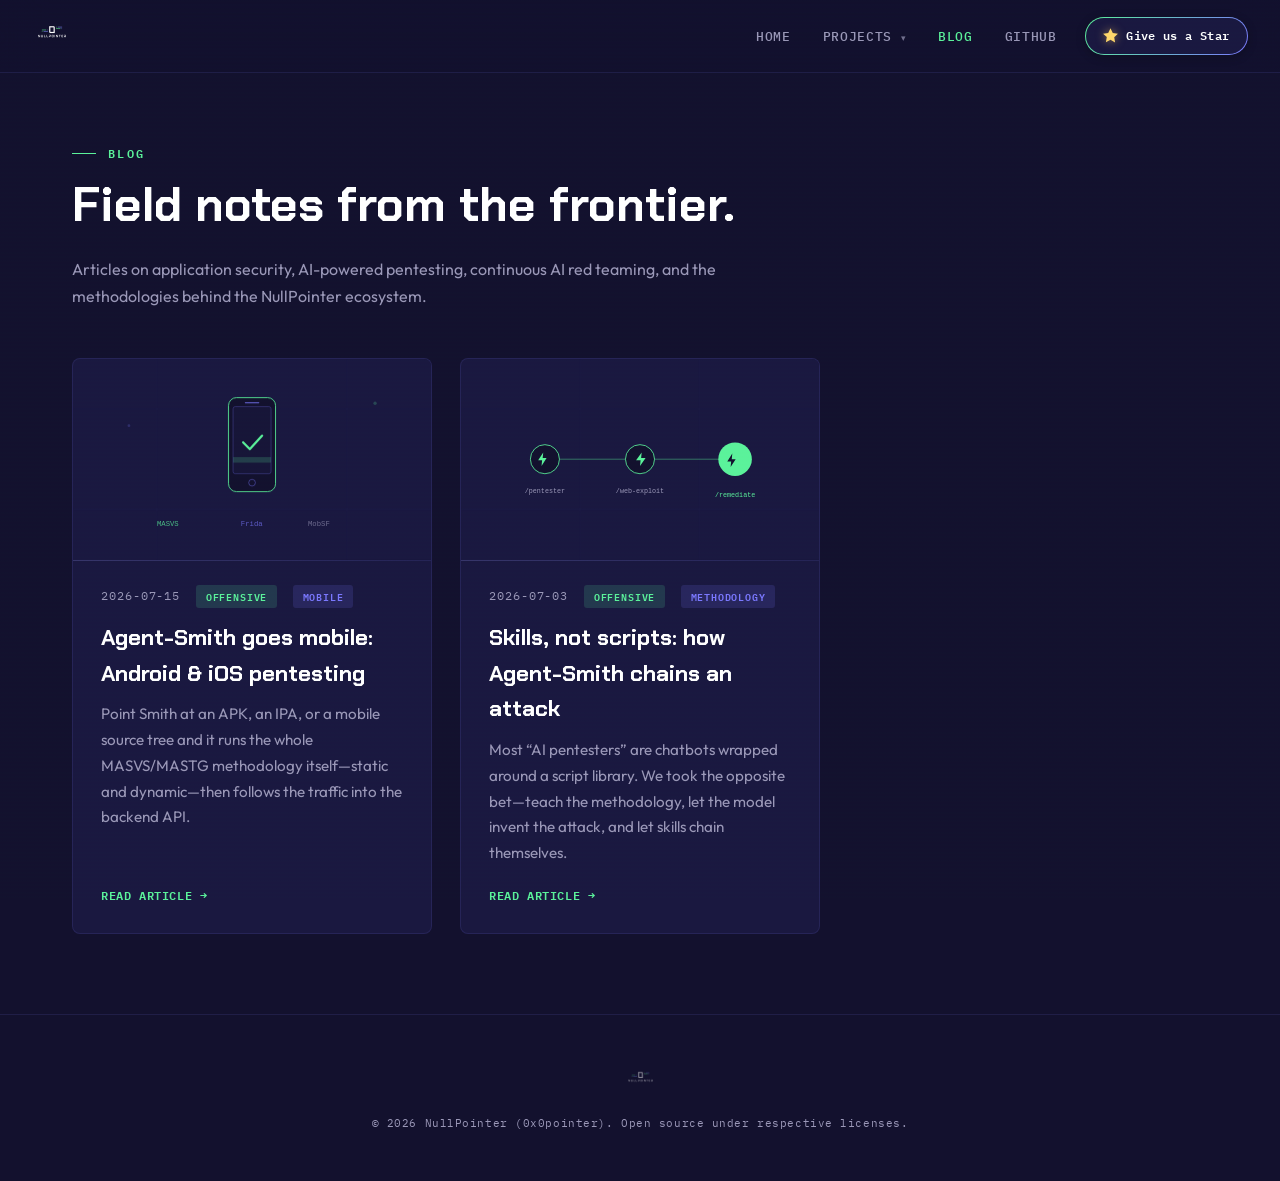
<file: blog/index.html>
<!DOCTYPE html>
<html lang="en">
<head>
<meta charset="UTF-8">
<meta name="viewport" content="width=device-width, initial-scale=1.0">
<title>Blog — NullPointer</title>
<meta name="description" content="Articles on application security, AI-powered pentesting, and continuous AI red teaming from the NullPointer team.">
<link rel="icon" type="image/png" href="../design/IconOnly_Transparent.png">
<link rel="preconnect" href="https://fonts.googleapis.com">
<link rel="preconnect" href="https://fonts.gstatic.com" crossorigin>
<link href="https://fonts.googleapis.com/css2?family=Chakra+Petch:wght@400;500;600;700&family=IBM+Plex+Mono:wght@400;500;600&family=Outfit:wght@300;400;500;600&display=swap" rel="stylesheet">
<link rel="stylesheet" href="blog.css">
</head>
<body>

<!-- ── Navigation ── -->
<nav id="navbar">
  <a href="../index.html"><img src="../design/FullLogo_Transparent.png" alt="NullPointer" class="nav-logo"></a>
  <div class="nav-right">
    <ul class="nav-links" id="navLinks">
      <li><a href="../index.html">Home</a></li>
      <li class="nav-dd">
        <a href="../index.html#projects">Projects <span class="nav-caret">&#9662;</span></a>
        <ul class="nav-dd-menu">
          <li><a href="../projects/agent-smith.html">Agent-Smith</a></li>
          <li><a href="../projects/construct.html">Construct</a></li>
          <li><a href="../projects/source.html">Source</a></li>
          <li><a href="../projects/skills.html">Skills</a></li>
        </ul>
      </li>
      <li><a href="index.html" class="active">Blog</a></li>
      <li><a href="https://github.com/orgs/0x0pointer/repositories" target="_blank" rel="noopener">GitHub</a></li>
    </ul>
    <a href="https://github.com/0x0pointer" target="_blank" rel="noopener" class="nav-star">
      <svg viewBox="0 0 24 24" fill="currentColor" aria-hidden="true"><path d="M12 .587l3.668 7.431 8.2 1.192-5.934 5.784 1.401 8.169L12 18.897l-7.335 3.866 1.401-8.169L.132 9.21l8.2-1.192z"/></svg>
      Give us a Star
    </a>
    <button class="nav-toggle" id="navToggle" aria-label="Toggle menu">
      <span></span><span></span><span></span>
    </button>
  </div>
</nav>

<!-- ── Header ── -->
<header class="blog-header">
  <div class="container">
    <div class="reveal visible">
      <p class="section-label">Blog</p>
      <h1 class="section-title">Field notes from the frontier.</h1>
      <p class="section-subtitle">Articles on application security, AI-powered pentesting, continuous AI red teaming, and the methodologies behind the NullPointer ecosystem.</p>
    </div>
  </div>
</header>

<!-- ── Post list ── -->
<main class="container">
  <div class="post-list">

    <!--
      To add a new article: copy _template.html, fill it in, then copy the card
      below and update its link, cover, date, tags, title, and excerpt. The cover
      can be a real image (post-card-cover with an img) or an inline SVG like the
      one below. Keep the newest post at the top of this list.
    -->

    <a href="mobile-testing.html" class="post-card reveal visible">
      <div class="post-card-cover">
        <svg viewBox="0 0 640 360" preserveAspectRatio="xMidYMid slice" fill="none" role="img" aria-label="Mobile device security scan illustration">
          <rect width="640" height="360" fill="#1a1840"/>
          <g opacity="0.35" stroke="#7b78ff" stroke-width="1">
            <line x1="0" y1="90" x2="640" y2="90" opacity="0.12"/>
            <line x1="0" y1="270" x2="640" y2="270" opacity="0.12"/>
            <line x1="150" y1="0" x2="150" y2="360" opacity="0.1"/>
            <line x1="490" y1="0" x2="490" y2="360" opacity="0.1"/>
          </g>
          <rect x="278" y="70" width="84" height="168" rx="14" fill="#13112e" stroke="#5bf29b" stroke-width="1.5"/>
          <rect x="286" y="86" width="68" height="120" rx="4" fill="#1a1840" stroke="#7b78ff" stroke-width="0.8" opacity="0.6"/>
          <line x1="308" y1="79" x2="332" y2="79" stroke="#7b78ff" stroke-width="2" stroke-linecap="round" opacity="0.7"/>
          <circle cx="320" cy="222" r="6" fill="none" stroke="#7b78ff" stroke-width="1.2" opacity="0.6"/>
          <path d="M304 150l12 12 22-24" stroke="#5bf29b" stroke-width="4" stroke-linecap="round" stroke-linejoin="round" fill="none"/>
          <rect x="286" y="96" width="68" height="10" fill="#5bf29b" opacity="0.18">
            <animate attributeName="y" values="96;196;96" dur="3.2s" repeatCount="indefinite"/>
          </rect>
          <text x="150" y="300" font-family="monospace" font-size="13" fill="#5bf29b" opacity="0.75">MASVS</text>
          <text x="300" y="300" font-family="monospace" font-size="13" fill="#7b78ff" opacity="0.7">Frida</text>
          <text x="420" y="300" font-family="monospace" font-size="13" fill="#9b98b8" opacity="0.65">MobSF</text>
          <circle cx="540" cy="80" r="3" fill="#5bf29b" opacity="0.7">
            <animate attributeName="opacity" values="0.7;0.2;0.7" dur="2.5s" repeatCount="indefinite"/>
          </circle>
          <circle cx="100" cy="120" r="2.5" fill="#7b78ff" opacity="0.6">
            <animate attributeName="opacity" values="0.6;0.15;0.6" dur="3s" repeatCount="indefinite"/>
          </circle>
        </svg>
      </div>
      <div class="post-card-body">
        <div class="post-card-meta">
          <span class="post-card-date">2026-07-15</span>
          <span class="post-tag">Offensive</span>
          <span class="post-tag tag-purple">Mobile</span>
        </div>
        <h2>Agent-Smith goes mobile: Android &amp; iOS pentesting</h2>
        <p>Point Smith at an APK, an IPA, or a mobile source tree and it runs the whole MASVS/MASTG methodology itself&mdash;static and dynamic&mdash;then follows the traffic into the backend API.</p>
        <span class="post-card-more">Read article &rarr;</span>
      </div>
    </a>

    <a href="skills-not-scripts.html" class="post-card reveal visible">
      <div class="post-card-cover">
        <svg viewBox="0 0 640 360" preserveAspectRatio="xMidYMid slice" fill="none" role="img" aria-label="Skill chain illustration">
          <rect width="640" height="360" fill="#1a1840"/>
          <g opacity="0.35" stroke="#7b78ff" stroke-width="1">
            <line x1="0" y1="90" x2="640" y2="90" opacity="0.12"/>
            <line x1="0" y1="270" x2="640" y2="270" opacity="0.12"/>
            <line x1="213" y1="0" x2="213" y2="360" opacity="0.1"/>
            <line x1="426" y1="0" x2="426" y2="360" opacity="0.1"/>
          </g>
          <line x1="150" y1="180" x2="320" y2="180" stroke="#5bf29b" stroke-width="1.5" opacity="0.5"/>
          <line x1="320" y1="180" x2="490" y2="180" stroke="#5bf29b" stroke-width="1.5" opacity="0.5"/>
          <circle cx="150" cy="180" r="26" fill="#13112e" stroke="#5bf29b" stroke-width="1.5"/>
          <circle cx="320" cy="180" r="26" fill="#13112e" stroke="#5bf29b" stroke-width="1.5"/>
          <circle cx="490" cy="180" r="30" fill="#5bf29b"/>
          <path d="M323 168l-10 14h8l-1 10 10-14h-8z" fill="#5bf29b"/>
          <path d="M147 168l-9 14h7l-1 10 9-14h-7z" fill="#5bf29b"/>
          <path d="M485 170l-9 14h7l-1 10 9-14h-7z" fill="#13112e"/>
          <text x="150" y="240" font-family="monospace" font-size="12" fill="#9b98b8" text-anchor="middle">/pentester</text>
          <text x="320" y="240" font-family="monospace" font-size="12" fill="#9b98b8" text-anchor="middle">/web-exploit</text>
          <text x="490" y="248" font-family="monospace" font-size="12" fill="#5bf29b" text-anchor="middle">/remediate</text>
        </svg>
      </div>
      <div class="post-card-body">
        <div class="post-card-meta">
          <span class="post-card-date">2026-07-03</span>
          <span class="post-tag">Offensive</span>
          <span class="post-tag tag-purple">Methodology</span>
        </div>
        <h2>Skills, not scripts: how Agent-Smith chains an attack</h2>
        <p>Most &ldquo;AI pentesters&rdquo; are chatbots wrapped around a script library. We took the opposite bet&mdash;teach the methodology, let the model invent the attack, and let skills chain themselves.</p>
        <span class="post-card-more">Read article &rarr;</span>
      </div>
    </a>

  </div>
</main>

<!-- ── Footer ── -->
<footer>
  <div class="container">
    <img src="../design/FullLogo_Transparent.png" alt="NullPointer" class="footer-logo">
    <p>&copy; 2026 NullPointer (0x0pointer). Open source under respective licenses.</p>
  </div>
</footer>

<script>
const navbar = document.getElementById('navbar');
const navToggle = document.getElementById('navToggle');
const navLinks = document.getElementById('navLinks');

window.addEventListener('scroll', () => {
  navbar.classList.toggle('scrolled', window.scrollY > 80);
});

navToggle.addEventListener('click', () => {
  navLinks.classList.toggle('open');
});

navLinks.querySelectorAll('a').forEach(a => {
  a.addEventListener('click', () => navLinks.classList.remove('open'));
});
</script>
</body>
</html>
</file>
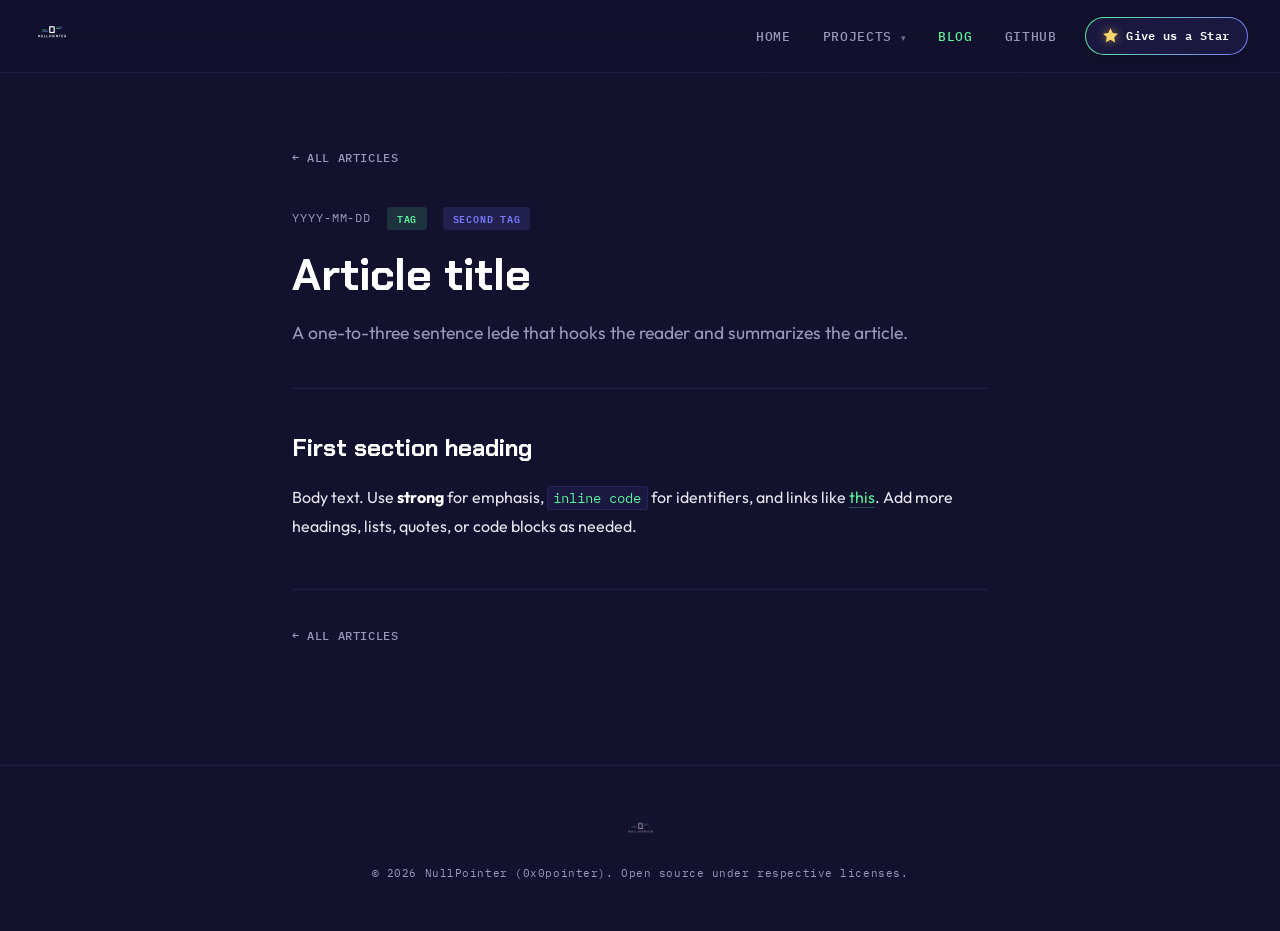
<file: blog/_template.html>
<!DOCTYPE html>
<html lang="en">
<!--
  Article template. To publish a new post:
  1. Copy this file:  cp _template.html my-article-slug.html
  2. Replace every placeholder below (title, description, date, tags, content).
  3. Add a matching card at the top of the post list in blog/index.html.
  Available body elements: headings, paragraphs, "strong" and "code" inline,
  "pre"+"code" for code blocks, "blockquote" for quotes, and "ul"/"li" for lists.
-->
<head>
<meta charset="UTF-8">
<meta name="viewport" content="width=device-width, initial-scale=1.0">
<title>Article title — NullPointer</title>
<meta name="description" content="One-sentence summary for search engines and link previews.">
<link rel="icon" type="image/png" href="../design/IconOnly_Transparent.png">
<link rel="preconnect" href="https://fonts.googleapis.com">
<link rel="preconnect" href="https://fonts.gstatic.com" crossorigin>
<link href="https://fonts.googleapis.com/css2?family=Chakra+Petch:wght@400;500;600;700&family=IBM+Plex+Mono:wght@400;500;600&family=Outfit:wght@300;400;500;600&display=swap" rel="stylesheet">
<link rel="stylesheet" href="blog.css">
</head>
<body>

<!-- ── Navigation ── -->
<nav id="navbar">
  <a href="../index.html"><img src="../design/FullLogo_Transparent.png" alt="NullPointer" class="nav-logo"></a>
  <div class="nav-right">
    <ul class="nav-links" id="navLinks">
      <li><a href="../index.html">Home</a></li>
      <li class="nav-dd">
        <a href="../index.html#projects">Projects <span class="nav-caret">&#9662;</span></a>
        <ul class="nav-dd-menu">
          <li><a href="../projects/agent-smith.html">Agent-Smith</a></li>
          <li><a href="../projects/construct.html">Construct</a></li>
          <li><a href="../projects/source.html">Source</a></li>
          <li><a href="../projects/skills.html">Skills</a></li>
        </ul>
      </li>
      <li><a href="index.html" class="active">Blog</a></li>
      <li><a href="https://github.com/orgs/0x0pointer/repositories" target="_blank" rel="noopener">GitHub</a></li>
    </ul>
    <a href="https://github.com/0x0pointer" target="_blank" rel="noopener" class="nav-star">
      <svg viewBox="0 0 24 24" fill="currentColor" aria-hidden="true"><path d="M12 .587l3.668 7.431 8.2 1.192-5.934 5.784 1.401 8.169L12 18.897l-7.335 3.866 1.401-8.169L.132 9.21l8.2-1.192z"/></svg>
      Give us a Star
    </a>
    <button class="nav-toggle" id="navToggle" aria-label="Toggle menu">
      <span></span><span></span><span></span>
    </button>
  </div>
</nav>

<!-- ── Article ── -->
<article class="article">
  <a href="index.html" class="article-back">&larr; All articles</a>

  <div class="article-meta">
    <span class="post-card-date">YYYY-MM-DD</span>
    <span class="post-tag">Tag</span>
    <span class="post-tag tag-purple">Second tag</span>
  </div>

  <h1>Article title</h1>

  <p class="article-lede">
    A one-to-three sentence lede that hooks the reader and summarizes the article.
  </p>

  <div class="article-body">
    <h2>First section heading</h2>
    <p>Body text. Use <strong>strong</strong> for emphasis, <code>inline code</code> for identifiers, and links like <a href="https://example.com">this</a>. Add more headings, lists, quotes, or code blocks as needed.</p>
  </div>

  <div class="article-footer">
    <a href="index.html" class="article-back">&larr; All articles</a>
  </div>
</article>

<!-- ── Footer ── -->
<footer>
  <div class="container">
    <img src="../design/FullLogo_Transparent.png" alt="NullPointer" class="footer-logo">
    <p>&copy; 2026 NullPointer (0x0pointer). Open source under respective licenses.</p>
  </div>
</footer>

<script>
const navbar = document.getElementById('navbar');
const navToggle = document.getElementById('navToggle');
const navLinks = document.getElementById('navLinks');

window.addEventListener('scroll', () => {
  navbar.classList.toggle('scrolled', window.scrollY > 80);
});

navToggle.addEventListener('click', () => {
  navLinks.classList.toggle('open');
});

navLinks.querySelectorAll('a').forEach(a => {
  a.addEventListener('click', () => navLinks.classList.remove('open'));
});
</script>
</body>
</html>
</file>
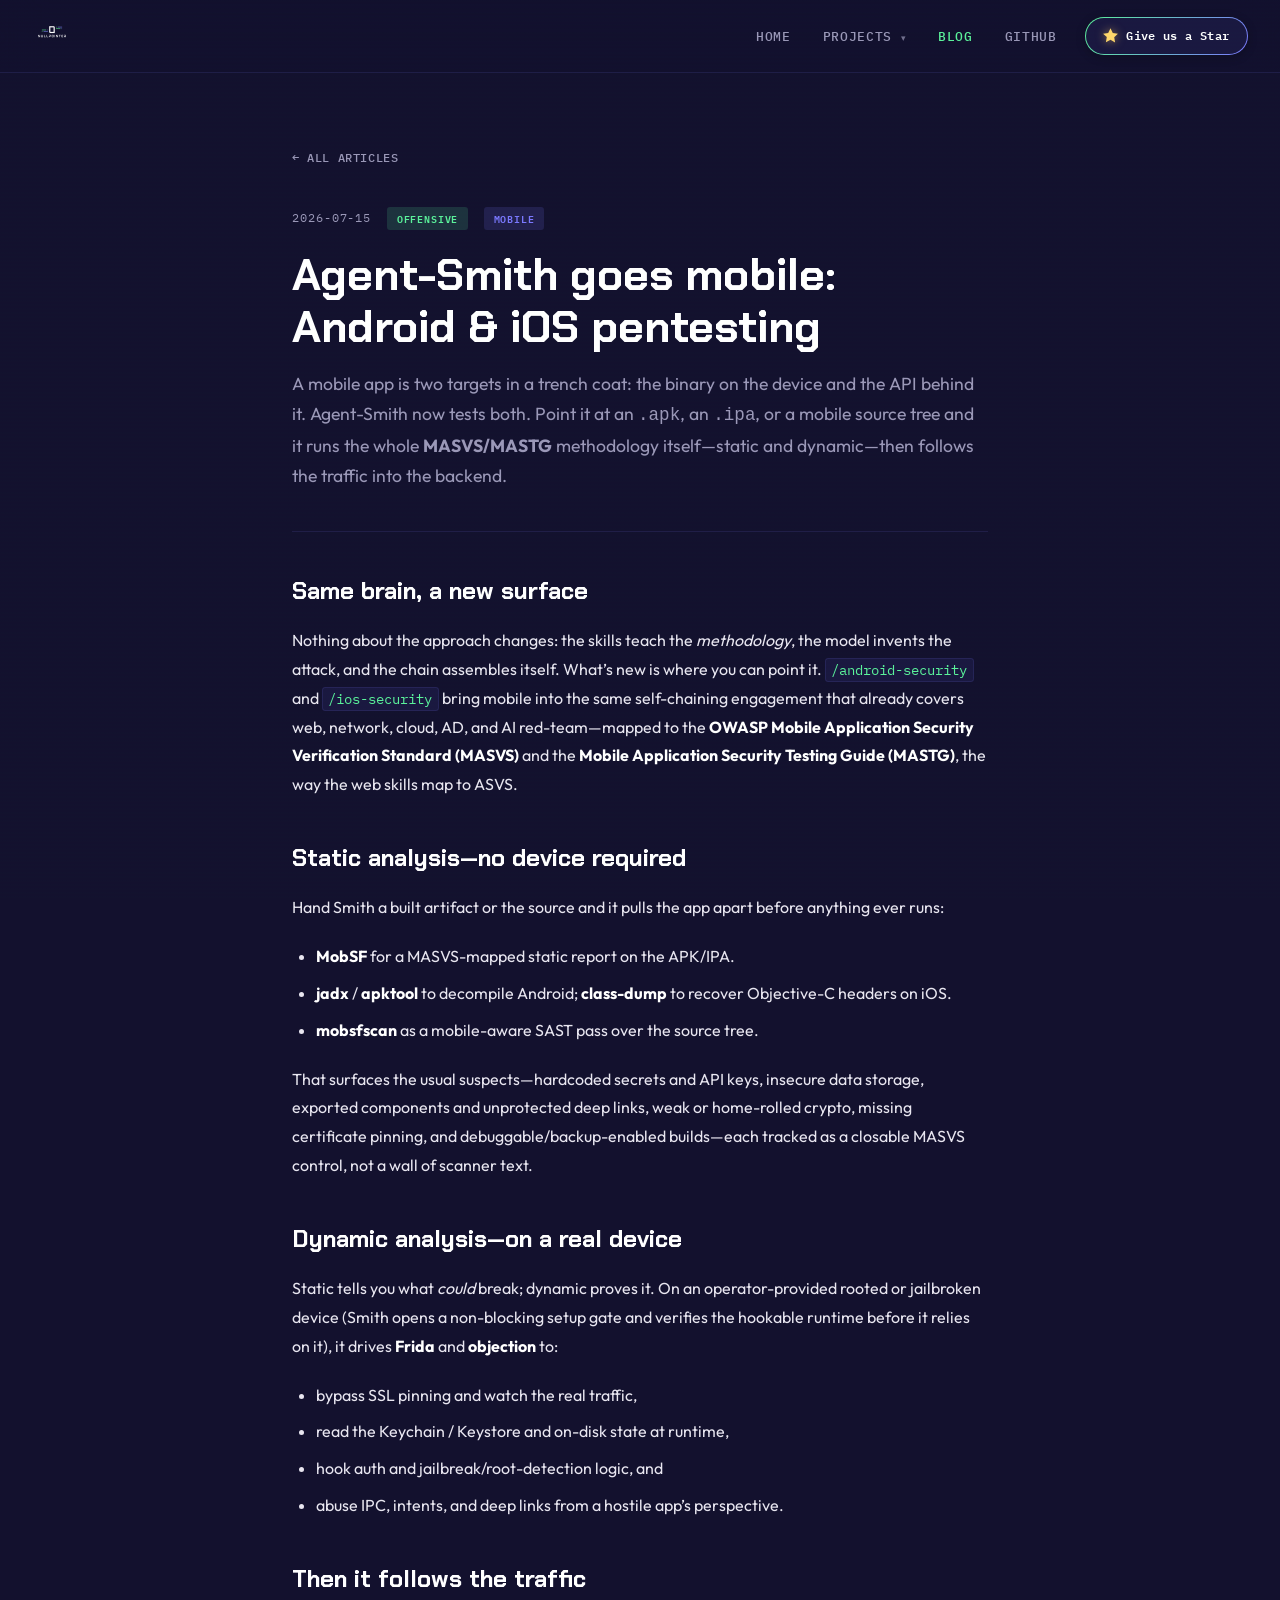
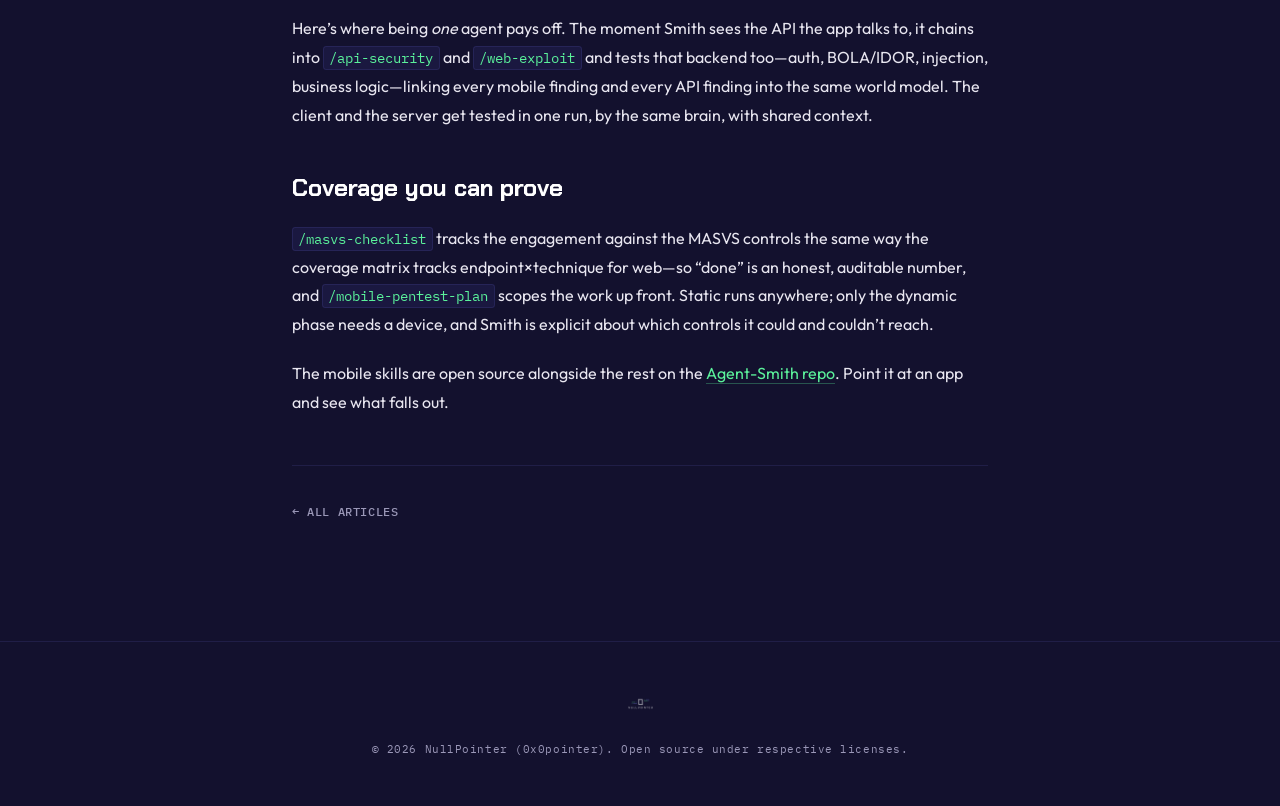
<file: blog/mobile-testing.html>
<!DOCTYPE html>
<html lang="en">
<head>
<meta charset="UTF-8">
<meta name="viewport" content="width=device-width, initial-scale=1.0">
<title>Agent-Smith goes mobile: Android & iOS pentesting — NullPointer</title>
<meta name="description" content="Point Agent-Smith at an APK, an IPA, or a mobile source tree and it runs the whole MASVS/MASTG methodology itself — static and dynamic — then tests the backend API behind it.">
<link rel="icon" type="image/png" href="../design/IconOnly_Transparent.png">
<link rel="preconnect" href="https://fonts.googleapis.com">
<link rel="preconnect" href="https://fonts.gstatic.com" crossorigin>
<link href="https://fonts.googleapis.com/css2?family=Chakra+Petch:wght@400;500;600;700&family=IBM+Plex+Mono:wght@400;500;600&family=Outfit:wght@300;400;500;600&display=swap" rel="stylesheet">
<link rel="stylesheet" href="blog.css">
</head>
<body>

<!-- ── Navigation ── -->
<nav id="navbar">
  <a href="../index.html"><img src="../design/FullLogo_Transparent.png" alt="NullPointer" class="nav-logo"></a>
  <div class="nav-right">
    <ul class="nav-links" id="navLinks">
      <li><a href="../index.html">Home</a></li>
      <li class="nav-dd">
        <a href="../index.html#projects">Projects <span class="nav-caret">&#9662;</span></a>
        <ul class="nav-dd-menu">
          <li><a href="../projects/agent-smith.html">Agent-Smith</a></li>
          <li><a href="../projects/construct.html">Construct</a></li>
          <li><a href="../projects/source.html">Source</a></li>
          <li><a href="../projects/skills.html">Skills</a></li>
        </ul>
      </li>
      <li><a href="index.html" class="active">Blog</a></li>
      <li><a href="https://github.com/orgs/0x0pointer/repositories" target="_blank" rel="noopener">GitHub</a></li>
    </ul>
    <a href="https://github.com/0x0pointer" target="_blank" rel="noopener" class="nav-star">
      <svg viewBox="0 0 24 24" fill="currentColor" aria-hidden="true"><path d="M12 .587l3.668 7.431 8.2 1.192-5.934 5.784 1.401 8.169L12 18.897l-7.335 3.866 1.401-8.169L.132 9.21l8.2-1.192z"/></svg>
      Give us a Star
    </a>
    <button class="nav-toggle" id="navToggle" aria-label="Toggle menu">
      <span></span><span></span><span></span>
    </button>
  </div>
</nav>

<!-- ── Article ── -->
<article class="article">
  <a href="index.html" class="article-back">&larr; All articles</a>

  <div class="article-meta">
    <span class="post-card-date">2026-07-15</span>
    <span class="post-tag">Offensive</span>
    <span class="post-tag tag-purple">Mobile</span>
  </div>

  <h1>Agent-Smith goes mobile: Android &amp; iOS pentesting</h1>

  <p class="article-lede">
    A mobile app is two targets in a trench coat: the binary on the device and the API behind it. Agent-Smith now tests both. Point it at an <code>.apk</code>, an <code>.ipa</code>, or a mobile source tree and it runs the whole <strong>MASVS/MASTG</strong> methodology itself&mdash;static and dynamic&mdash;then follows the traffic into the backend.
  </p>

  <div class="article-body">
    <h2>Same brain, a new surface</h2>
    <p>
      Nothing about the approach changes: the skills teach the <em>methodology</em>, the model invents the attack, and the chain assembles itself. What&rsquo;s new is where you can point it. <code>/android-security</code> and <code>/ios-security</code> bring mobile into the same self-chaining engagement that already covers web, network, cloud, AD, and AI red-team&mdash;mapped to the <strong>OWASP Mobile Application Security Verification Standard (MASVS)</strong> and the <strong>Mobile Application Security Testing Guide (MASTG)</strong>, the way the web skills map to ASVS.
    </p>

    <h2>Static analysis&mdash;no device required</h2>
    <p>
      Hand Smith a built artifact or the source and it pulls the app apart before anything ever runs:
    </p>
    <ul>
      <li><strong>MobSF</strong> for a MASVS-mapped static report on the APK/IPA.</li>
      <li><strong>jadx</strong> / <strong>apktool</strong> to decompile Android; <strong>class-dump</strong> to recover Objective-C headers on iOS.</li>
      <li><strong>mobsfscan</strong> as a mobile-aware SAST pass over the source tree.</li>
    </ul>
    <p>
      That surfaces the usual suspects&mdash;hardcoded secrets and API keys, insecure data storage, exported components and unprotected deep links, weak or home-rolled crypto, missing certificate pinning, and debuggable/backup-enabled builds&mdash;each tracked as a closable MASVS control, not a wall of scanner text.
    </p>

    <h2>Dynamic analysis&mdash;on a real device</h2>
    <p>
      Static tells you what <em>could</em> break; dynamic proves it. On an operator-provided rooted or jailbroken device (Smith opens a non-blocking setup gate and verifies the hookable runtime before it relies on it), it drives <strong>Frida</strong> and <strong>objection</strong> to:
    </p>
    <ul>
      <li>bypass SSL pinning and watch the real traffic,</li>
      <li>read the Keychain / Keystore and on-disk state at runtime,</li>
      <li>hook auth and jailbreak/root-detection logic, and</li>
      <li>abuse IPC, intents, and deep links from a hostile app&rsquo;s perspective.</li>
    </ul>

    <h2>Then it follows the traffic</h2>
    <p>
      Here&rsquo;s where being <em>one</em> agent pays off. The moment Smith sees the API the app talks to, it chains into <code>/api-security</code> and <code>/web-exploit</code> and tests that backend too&mdash;auth, BOLA/IDOR, injection, business logic&mdash;linking every mobile finding and every API finding into the same world model. The client and the server get tested in one run, by the same brain, with shared context.
    </p>

    <h2>Coverage you can prove</h2>
    <p>
      <code>/masvs-checklist</code> tracks the engagement against the MASVS controls the same way the coverage matrix tracks endpoint&#215;technique for web&mdash;so &ldquo;done&rdquo; is an honest, auditable number, and <code>/mobile-pentest-plan</code> scopes the work up front. Static runs anywhere; only the dynamic phase needs a device, and Smith is explicit about which controls it could and couldn&rsquo;t reach.
    </p>

    <p>
      The mobile skills are open source alongside the rest on the <a href="https://github.com/0x0pointer/agent-smith" target="_blank" rel="noopener">Agent-Smith repo</a>. Point it at an app and see what falls out.
    </p>
  </div>

  <div class="article-footer">
    <a href="index.html" class="article-back">&larr; All articles</a>
  </div>
</article>

<!-- ── Footer ── -->
<footer>
  <div class="container">
    <img src="../design/FullLogo_Transparent.png" alt="NullPointer" class="footer-logo">
    <p>&copy; 2026 NullPointer (0x0pointer). Open source under respective licenses.</p>
  </div>
</footer>

<script>
const navbar = document.getElementById('navbar');
const navToggle = document.getElementById('navToggle');
const navLinks = document.getElementById('navLinks');

window.addEventListener('scroll', () => {
  navbar.classList.toggle('scrolled', window.scrollY > 80);
});

navToggle.addEventListener('click', () => {
  navLinks.classList.toggle('open');
});

navLinks.querySelectorAll('a').forEach(a => {
  a.addEventListener('click', () => navLinks.classList.remove('open'));
});
</script>
</body>
</html>
</file>
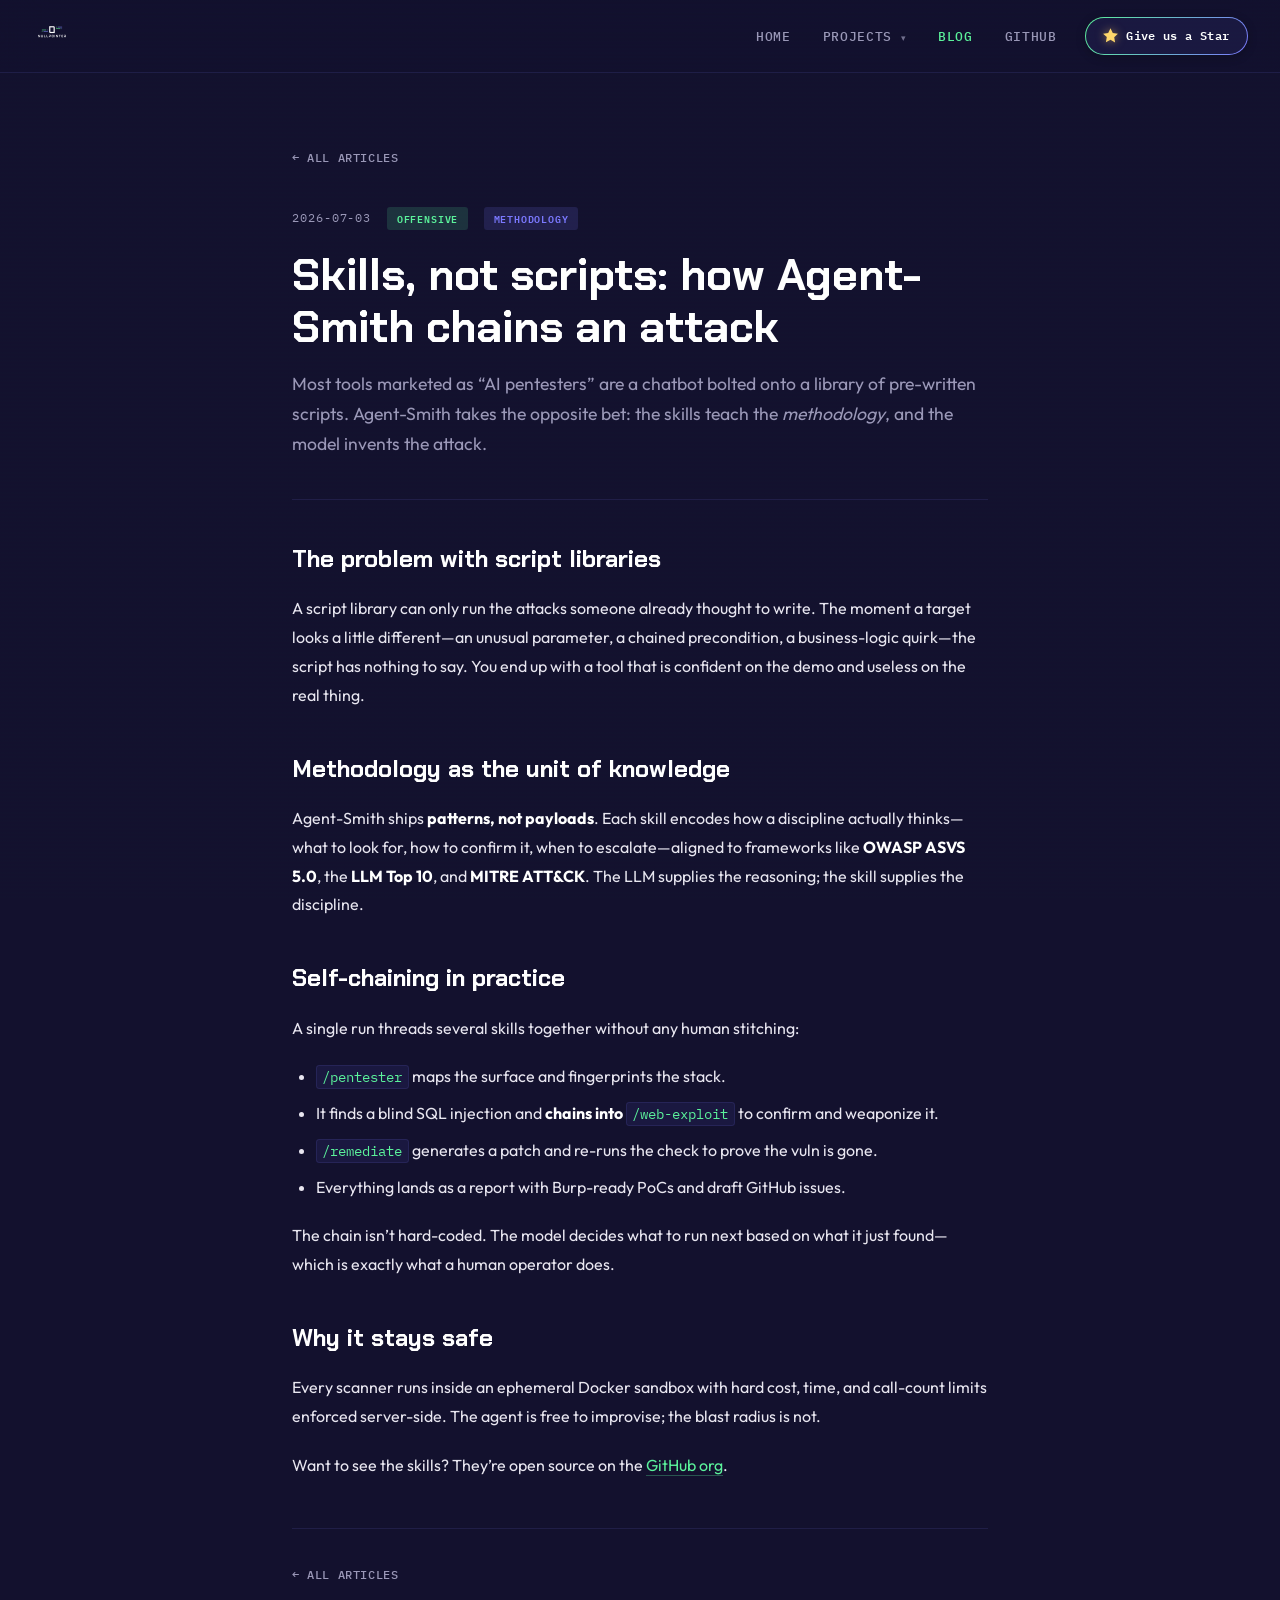
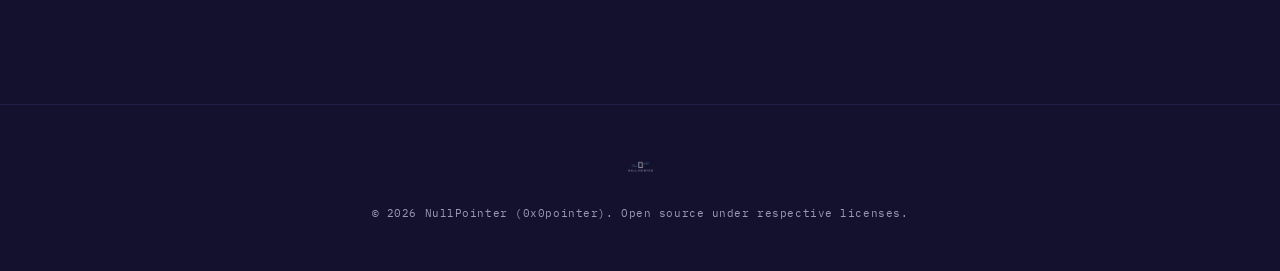
<file: blog/skills-not-scripts.html>
<!DOCTYPE html>
<html lang="en">
<head>
<meta charset="UTF-8">
<meta name="viewport" content="width=device-width, initial-scale=1.0">
<title>Skills, not scripts: how Agent-Smith chains an attack — NullPointer</title>
<meta name="description" content="Most AI pentesters are chatbots wrapped around a script library. Agent-Smith teaches the methodology and lets the model invent the attack.">
<link rel="icon" type="image/png" href="../design/IconOnly_Transparent.png">
<link rel="preconnect" href="https://fonts.googleapis.com">
<link rel="preconnect" href="https://fonts.gstatic.com" crossorigin>
<link href="https://fonts.googleapis.com/css2?family=Chakra+Petch:wght@400;500;600;700&family=IBM+Plex+Mono:wght@400;500;600&family=Outfit:wght@300;400;500;600&display=swap" rel="stylesheet">
<link rel="stylesheet" href="blog.css">
</head>
<body>

<!-- ── Navigation ── -->
<nav id="navbar">
  <a href="../index.html"><img src="../design/FullLogo_Transparent.png" alt="NullPointer" class="nav-logo"></a>
  <div class="nav-right">
    <ul class="nav-links" id="navLinks">
      <li><a href="../index.html">Home</a></li>
      <li class="nav-dd">
        <a href="../index.html#projects">Projects <span class="nav-caret">&#9662;</span></a>
        <ul class="nav-dd-menu">
          <li><a href="../projects/agent-smith.html">Agent-Smith</a></li>
          <li><a href="../projects/construct.html">Construct</a></li>
          <li><a href="../projects/source.html">Source</a></li>
          <li><a href="../projects/skills.html">Skills</a></li>
        </ul>
      </li>
      <li><a href="index.html" class="active">Blog</a></li>
      <li><a href="https://github.com/orgs/0x0pointer/repositories" target="_blank" rel="noopener">GitHub</a></li>
    </ul>
    <a href="https://github.com/0x0pointer" target="_blank" rel="noopener" class="nav-star">
      <svg viewBox="0 0 24 24" fill="currentColor" aria-hidden="true"><path d="M12 .587l3.668 7.431 8.2 1.192-5.934 5.784 1.401 8.169L12 18.897l-7.335 3.866 1.401-8.169L.132 9.21l8.2-1.192z"/></svg>
      Give us a Star
    </a>
    <button class="nav-toggle" id="navToggle" aria-label="Toggle menu">
      <span></span><span></span><span></span>
    </button>
  </div>
</nav>

<!-- ── Article ── -->
<article class="article">
  <a href="index.html" class="article-back">&larr; All articles</a>

  <div class="article-meta">
    <span class="post-card-date">2026-07-03</span>
    <span class="post-tag">Offensive</span>
    <span class="post-tag tag-purple">Methodology</span>
  </div>

  <h1>Skills, not scripts: how Agent-Smith chains an attack</h1>

  <p class="article-lede">
    Most tools marketed as &ldquo;AI pentesters&rdquo; are a chatbot bolted onto a library of pre-written scripts. Agent-Smith takes the opposite bet: the skills teach the <em>methodology</em>, and the model invents the attack.
  </p>

  <div class="article-body">
    <h2>The problem with script libraries</h2>
    <p>
      A script library can only run the attacks someone already thought to write. The moment a target looks a little different&mdash;an unusual parameter, a chained precondition, a business-logic quirk&mdash;the script has nothing to say. You end up with a tool that is confident on the demo and useless on the real thing.
    </p>

    <h2>Methodology as the unit of knowledge</h2>
    <p>
      Agent-Smith ships <strong>patterns, not payloads</strong>. Each skill encodes how a discipline actually thinks&mdash;what to look for, how to confirm it, when to escalate&mdash;aligned to frameworks like <strong>OWASP ASVS 5.0</strong>, the <strong>LLM Top 10</strong>, and <strong>MITRE ATT&amp;CK</strong>. The LLM supplies the reasoning; the skill supplies the discipline.
    </p>

    <h2>Self-chaining in practice</h2>
    <p>A single run threads several skills together without any human stitching:</p>
    <ul>
      <li><code>/pentester</code> maps the surface and fingerprints the stack.</li>
      <li>It finds a blind SQL injection and <strong>chains into</strong> <code>/web-exploit</code> to confirm and weaponize it.</li>
      <li><code>/remediate</code> generates a patch and re-runs the check to prove the vuln is gone.</li>
      <li>Everything lands as a report with Burp-ready PoCs and draft GitHub issues.</li>
    </ul>
    <p>
      The chain isn&rsquo;t hard-coded. The model decides what to run next based on what it just found&mdash;which is exactly what a human operator does.
    </p>

    <h2>Why it stays safe</h2>
    <p>
      Every scanner runs inside an ephemeral Docker sandbox with hard cost, time, and call-count limits enforced server-side. The agent is free to improvise; the blast radius is not.
    </p>

    <p>
      Want to see the skills? They&rsquo;re open source on the <a href="https://github.com/0x0pointer" target="_blank" rel="noopener">GitHub org</a>.
    </p>
  </div>

  <div class="article-footer">
    <a href="index.html" class="article-back">&larr; All articles</a>
  </div>
</article>

<!-- ── Footer ── -->
<footer>
  <div class="container">
    <img src="../design/FullLogo_Transparent.png" alt="NullPointer" class="footer-logo">
    <p>&copy; 2026 NullPointer (0x0pointer). Open source under respective licenses.</p>
  </div>
</footer>

<script>
const navbar = document.getElementById('navbar');
const navToggle = document.getElementById('navToggle');
const navLinks = document.getElementById('navLinks');

window.addEventListener('scroll', () => {
  navbar.classList.toggle('scrolled', window.scrollY > 80);
});

navToggle.addEventListener('click', () => {
  navLinks.classList.toggle('open');
});

navLinks.querySelectorAll('a').forEach(a => {
  a.addEventListener('click', () => navLinks.classList.remove('open'));
});
</script>
</body>
</html>
</file>
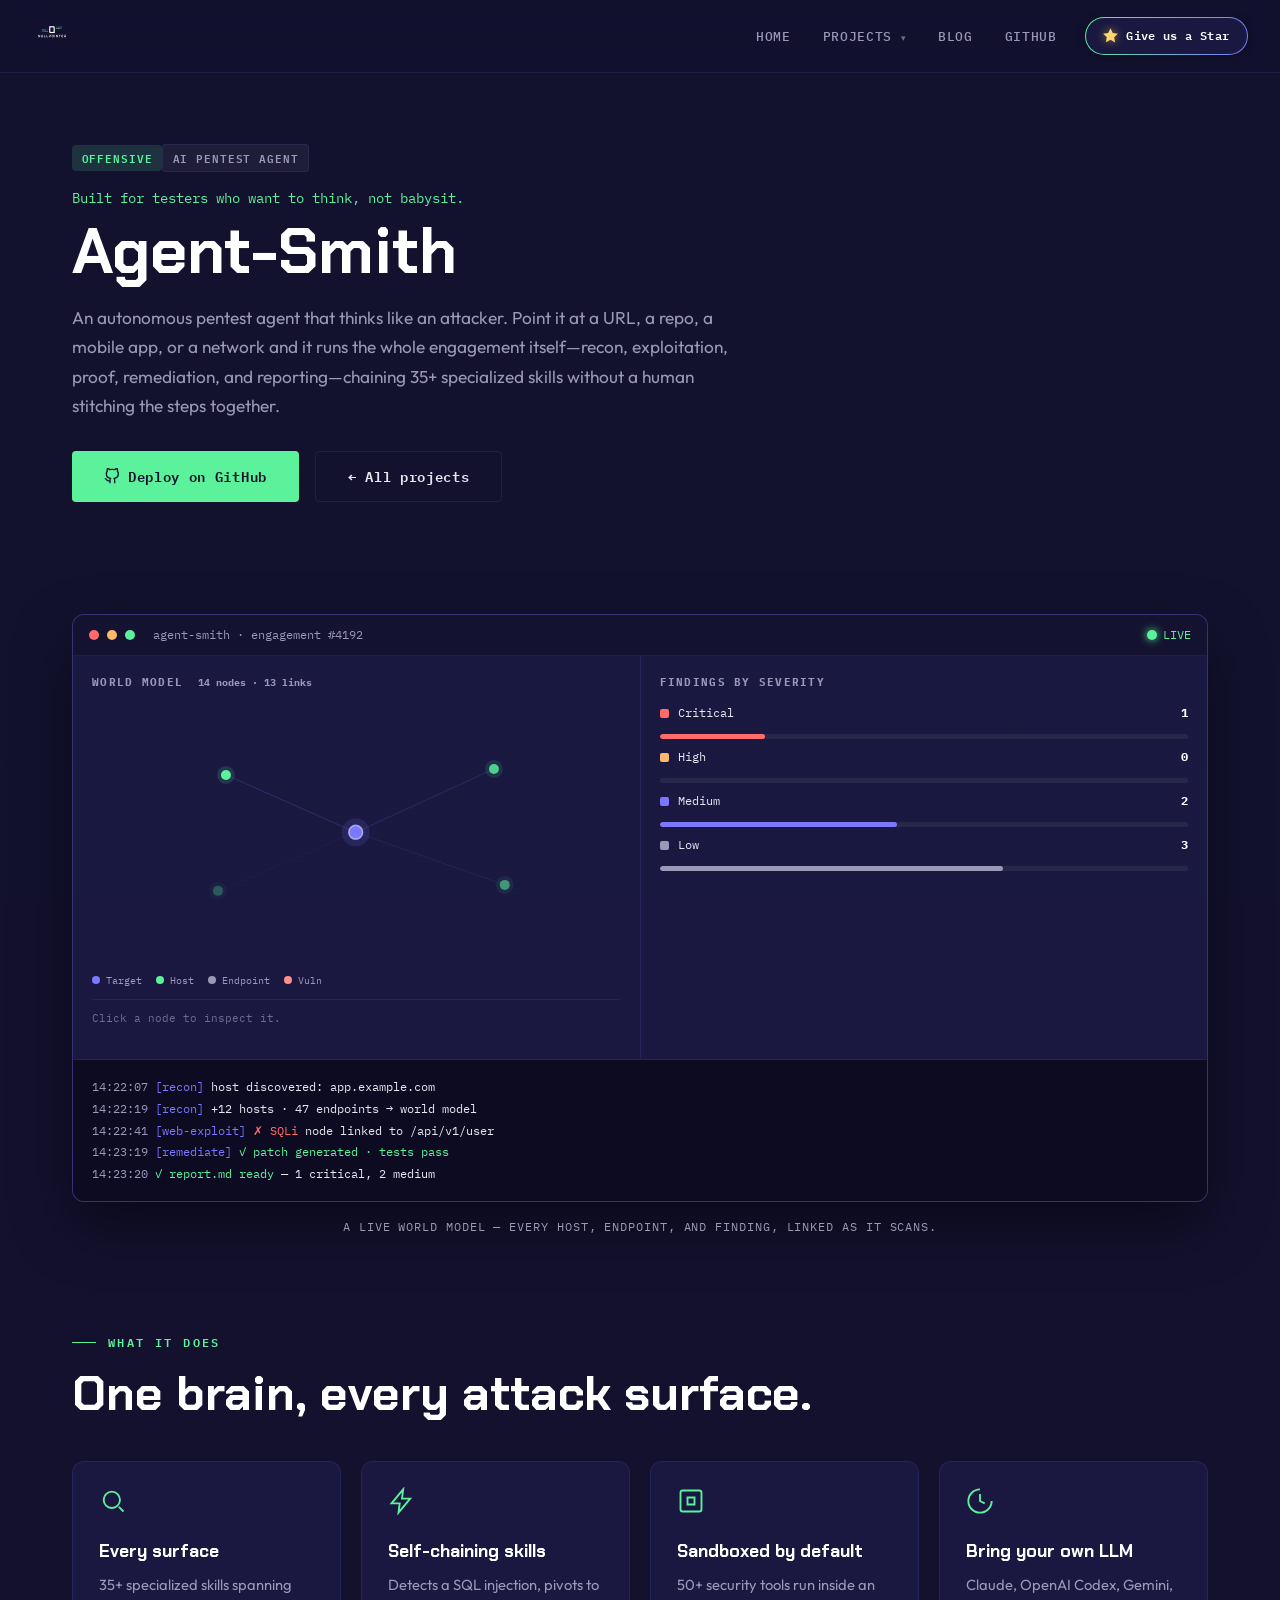
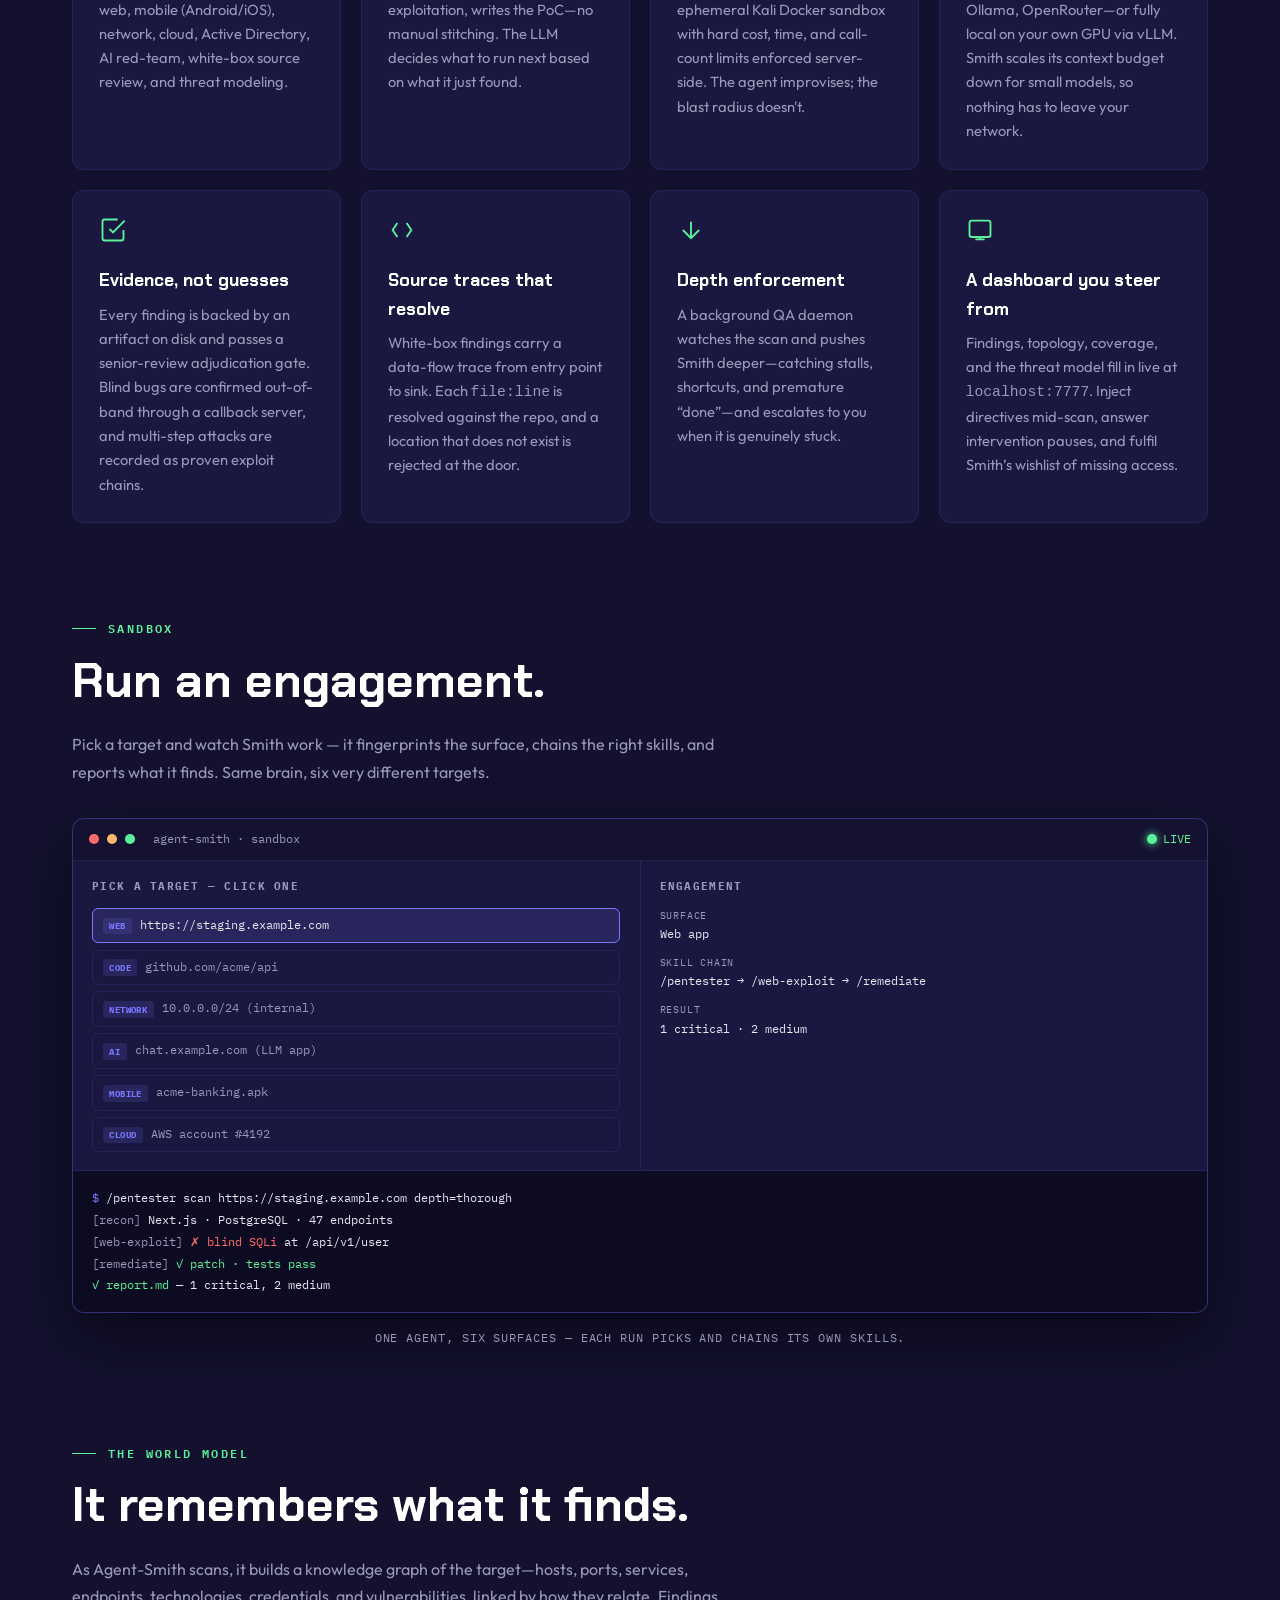
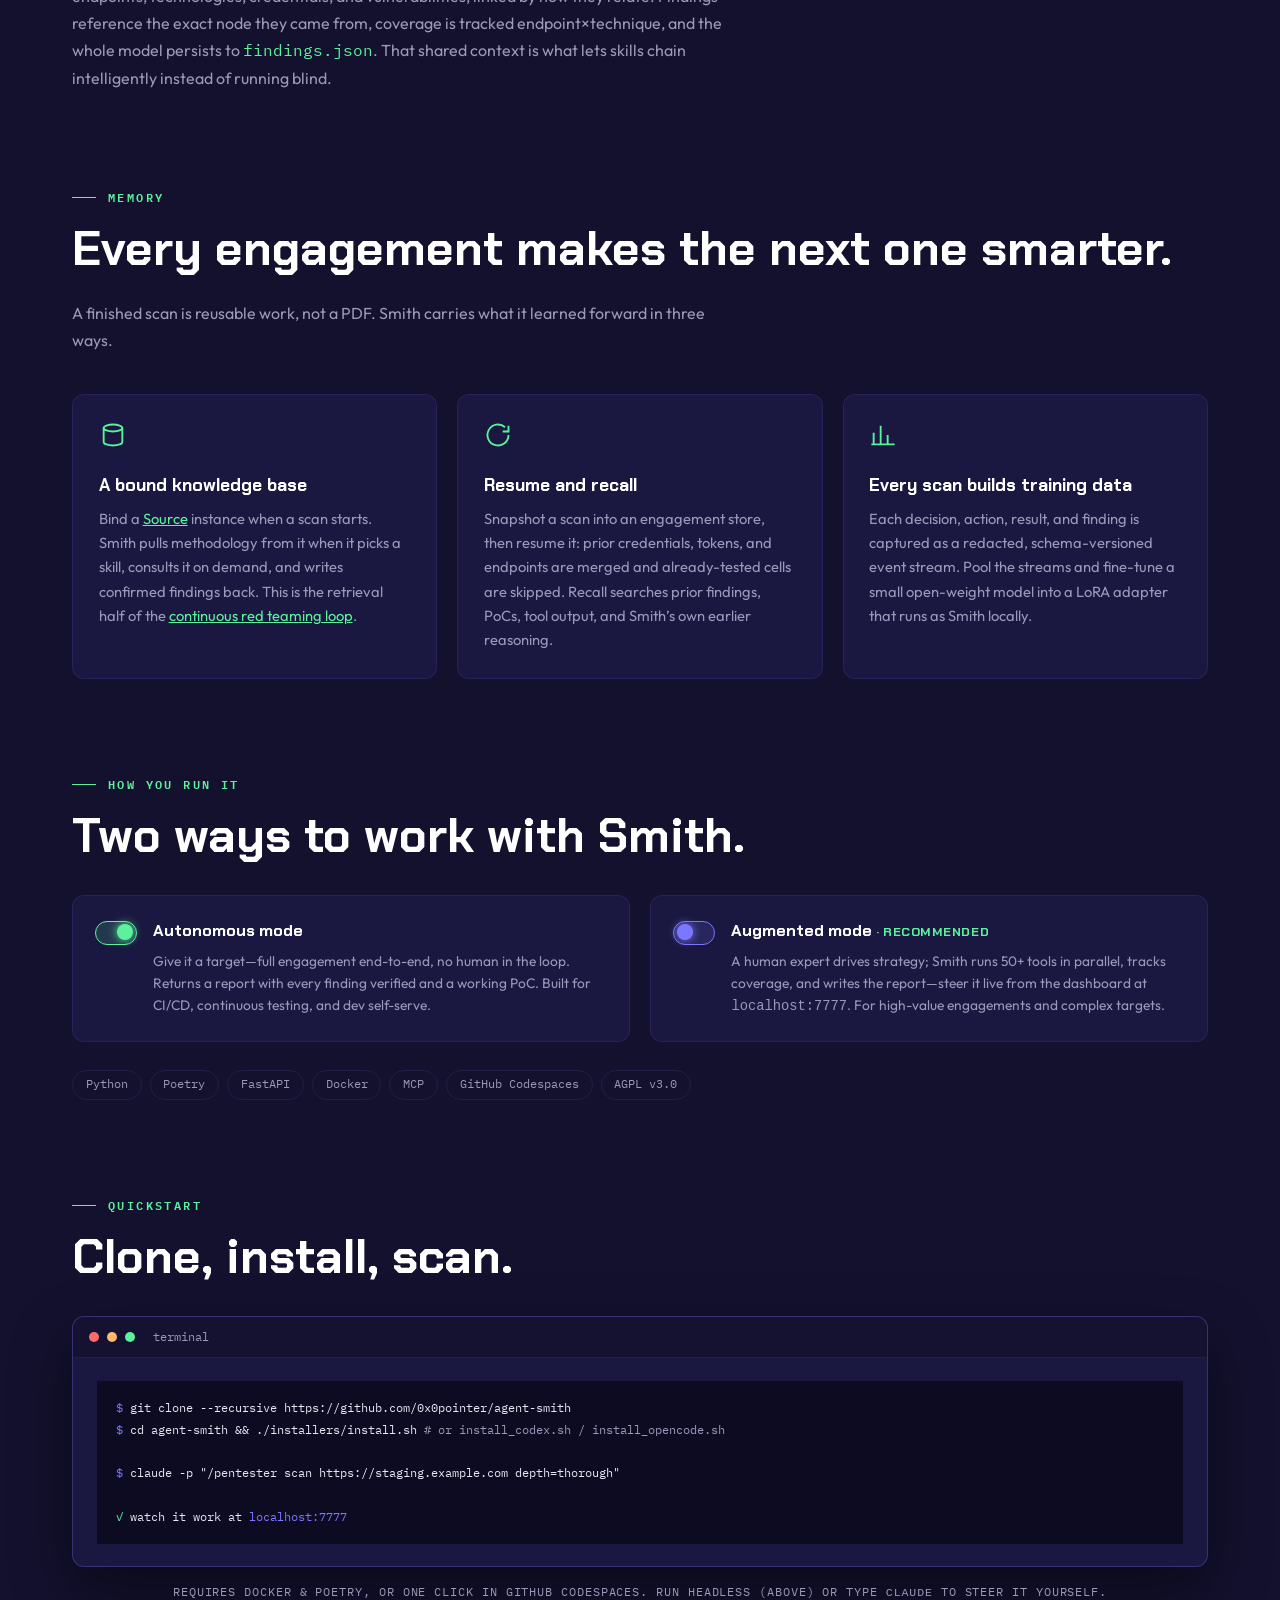
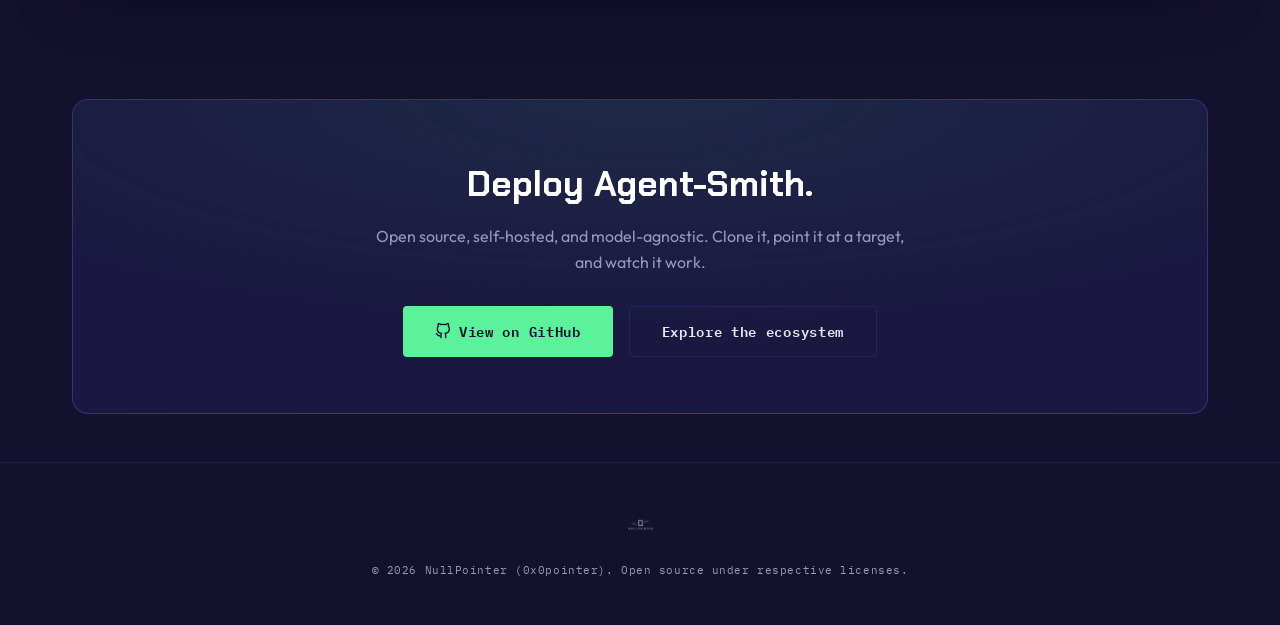
<file: projects/agent-smith.html>
<!DOCTYPE html>
<html lang="en">
<head>
<meta charset="UTF-8">
<meta name="viewport" content="width=device-width, initial-scale=1.0">
<title>Agent-Smith — AI Pentest Agent — NullPointer</title>
<meta name="description" content="Agent-Smith is an AI pentest agent. Skills teach the methodology, the LLM invents the attack — self-chaining across web, mobile, cloud, AD, and AI red-team, all sandboxed. Every finding is artifact-backed, and it remembers prior engagements through Source.">
<link rel="icon" type="image/png" href="../design/IconOnly_Transparent.png">
<link rel="preconnect" href="https://fonts.googleapis.com">
<link rel="preconnect" href="https://fonts.gstatic.com" crossorigin>
<link href="https://fonts.googleapis.com/css2?family=Chakra+Petch:wght@400;500;600;700&family=IBM+Plex+Mono:wght@400;500;600&family=Outfit:wght@300;400;500;600&display=swap" rel="stylesheet">
<link rel="stylesheet" href="projects.css">

</head>
<body>

<!-- ── Navigation ── -->
<nav id="navbar">
  <a href="../index.html"><img src="../design/FullLogo_Transparent.png" alt="NullPointer" class="nav-logo"></a>
  <div class="nav-right">
    <ul class="nav-links" id="navLinks">
      <li><a href="../index.html">Home</a></li>
      <li class="nav-dd">
        <a href="../index.html#projects">Projects <span class="nav-caret">&#9662;</span></a>
        <ul class="nav-dd-menu">
          <li><a href="agent-smith.html">Agent-Smith</a></li>
          <li><a href="construct.html">Construct</a></li>
          <li><a href="source.html">Source</a></li>
          <li><a href="skills.html">Skills</a></li>
        </ul>
      </li>
      <li><a href="../blog/index.html">Blog</a></li>
      <li><a href="https://github.com/orgs/0x0pointer/repositories" target="_blank" rel="noopener">GitHub</a></li>
    </ul>
    <a href="https://github.com/0x0pointer" target="_blank" rel="noopener" class="nav-star">
      <svg viewBox="0 0 24 24" fill="currentColor" aria-hidden="true"><path d="M12 .587l3.668 7.431 8.2 1.192-5.934 5.784 1.401 8.169L12 18.897l-7.335 3.866 1.401-8.169L.132 9.21l8.2-1.192z"/></svg>
      Give us a Star
    </a>
    <button class="nav-toggle" id="navToggle" aria-label="Toggle menu">
      <span></span><span></span><span></span>
    </button>
  </div>
</nav>

<!-- ── Page hero ── -->
<section class="page-hero">
  <div class="container">
    <div class="badges"><span class="arsenal-badge off">Offensive</span><span class="arsenal-badge kind">AI Pentest Agent</span></div>
    <p class="ph-tagline">Built for testers who want to think, not babysit.</p>
    <h1>Agent-Smith</h1>
    <p class="ph-lede">An autonomous pentest agent that thinks like an attacker. Point it at a URL, a repo, a mobile app, or a network and it runs the whole engagement itself&mdash;recon, exploitation, proof, remediation, and reporting&mdash;chaining 35+ specialized skills without a human stitching the steps together.</p>
    <div class="ph-actions">
      <a href="https://github.com/0x0pointer/agent-smith" target="_blank" rel="noopener" class="btn btn-primary">
        <svg width="16" height="16" viewBox="0 0 24 24" fill="none" stroke="currentColor" stroke-width="2" stroke-linecap="round" stroke-linejoin="round"><path d="M9 19c-5 1.5-5-2.5-7-3m14 6v-3.87a3.37 3.37 0 0 0-.94-2.61c3.14-.35 6.44-1.54 6.44-7A5.44 5.44 0 0 0 20 4.77 5.07 5.07 0 0 0 19.91 1S18.73.65 16 2.48a13.38 13.38 0 0 0-7 0C6.27.65 5.09 1 5.09 1A5.07 5.07 0 0 0 5 4.77a5.44 5.44 0 0 0-1.5 3.78c0 5.42 3.3 6.61 6.44 7A3.37 3.37 0 0 0 9 18.13V22"/></svg>
        Deploy on GitHub
      </a>
      <a href="../index.html#projects" class="btn btn-ghost">&larr; All projects</a>
    </div>
  </div>
</section>

<!-- ── Live showcase: the world model console ── -->
<section>
  <div class="container">
    <div class="showcase reveal">
      <div class="console">
        <div class="console-bar">
          <i class="r"></i><i class="y"></i><i class="g"></i>
          <span>agent-smith &middot; engagement #4192</span>
          <span class="live"><i></i>LIVE</span>
        </div>
        <div class="console-body">
          <div class="panel wm-panel">
            <h5>World model <span class="wm-count" style="text-transform:none;letter-spacing:0;margin-left:.4rem;"></span></h5>
            <canvas class="worldgraph"></canvas>
            <div class="wm-legend">
              <span class="wm-filter" data-type="target"><i style="background:#7b78ff"></i>Target</span>
              <span class="wm-filter" data-type="host"><i style="background:#5bf29b"></i>Host</span>
              <span class="wm-filter" data-type="leaf"><i style="background:#9b98b8"></i>Endpoint</span>
              <span class="wm-filter" data-type="vuln"><i style="background:#ff8f8f"></i>Vuln</span>
            </div>
            <div class="wm-inspect"><span class="wmi-hint">Click a node to inspect it.</span></div>
          </div>
          <div class="panel">
            <h5>Findings by severity</h5>
            <div class="sev">
              <div class="sev-row"><span class="sev-dot" style="background:#ff6b6b"></span>Critical<b>1</b></div>
              <div class="bar"><i style="width:20%;background:#ff6b6b"></i></div>
              <div class="sev-row"><span class="sev-dot" style="background:#ffb86c"></span>High<b>0</b></div>
              <div class="bar"><i style="width:0%;background:#ffb86c"></i></div>
              <div class="sev-row"><span class="sev-dot" style="background:var(--purple)"></span>Medium<b>2</b></div>
              <div class="bar"><i style="width:45%;background:var(--purple)"></i></div>
              <div class="sev-row"><span class="sev-dot" style="background:var(--muted)"></span>Low<b>3</b></div>
              <div class="bar"><i style="width:65%;background:var(--muted)"></i></div>
            </div>
          </div>
          <div class="log">
            <div><span class="t">14:22:07</span> <span class="k">[recon]</span> <span class="s">host discovered: app.example.com</span></div>
            <div><span class="t">14:22:19</span> <span class="k">[recon]</span> <span class="s">+12 hosts &middot; 47 endpoints &rarr; world model</span></div>
            <div><span class="t">14:22:41</span> <span class="k">[web-exploit]</span> <span class="bad">&#10007; SQLi</span> <span class="s">node linked to /api/v1/user</span></div>
            <div><span class="t">14:23:19</span> <span class="k">[remediate]</span> <span class="ok">&#10003; patch generated &middot; tests pass</span></div>
            <div><span class="t">14:23:20</span> <span class="ok">&#10003; report.md ready</span> <span class="s">&mdash; 1 critical, 2 medium</span></div>
          </div>
        </div>
      </div>
      <p class="showcase-cap">A live world model &mdash; every host, endpoint, and finding, linked as it scans.</p>
    </div>
  </div>
</section>

<!-- ── Capabilities ── -->
<section>
  <div class="container">
    <div class="reveal">
      <p class="section-label">What it does</p>
      <h2 class="section-title">One brain, every attack surface.</h2>
    </div>
    <div class="feature-grid">
      <div class="feature-card reveal">
        <div class="fc-ic"><svg viewBox="0 0 24 24"><circle cx="11" cy="11" r="7"/><path d="M21 21l-4-4"/></svg></div>
        <h4>Every surface</h4>
        <p>35+ specialized skills spanning web, mobile (Android/iOS), network, cloud, Active Directory, AI red-team, white-box source review, and threat modeling.</p>
      </div>
      <div class="feature-card reveal">
        <div class="fc-ic"><svg viewBox="0 0 24 24"><path d="M13 2L3 14h7l-1 8 10-12h-7z"/></svg></div>
        <h4>Self-chaining skills</h4>
        <p>Detects a SQL injection, pivots to exploitation, writes the PoC&mdash;no manual stitching. The LLM decides what to run next based on what it just found.</p>
      </div>
      <div class="feature-card reveal">
        <div class="fc-ic"><svg viewBox="0 0 24 24"><rect x="3" y="3" width="18" height="18" rx="2"/><path d="M9 9h6v6H9z"/></svg></div>
        <h4>Sandboxed by default</h4>
        <p>50+ security tools run inside an ephemeral Kali Docker sandbox with hard cost, time, and call-count limits enforced server-side. The agent improvises; the blast radius doesn't.</p>
      </div>
      <div class="feature-card reveal">
        <div class="fc-ic"><svg viewBox="0 0 24 24"><path d="M12 2a10 10 0 1 0 10 10"/><path d="M12 6v6l4 2"/></svg></div>
        <h4>Bring your own LLM</h4>
        <p>Claude, OpenAI Codex, Gemini, Ollama, OpenRouter&mdash;or fully local on your own GPU via vLLM. Smith scales its context budget down for small models, so nothing has to leave your network.</p>
      </div>
      <div class="feature-card reveal">
        <div class="fc-ic"><svg viewBox="0 0 24 24"><path d="M9 11l3 3L22 4"/><path d="M21 12v7a2 2 0 0 1-2 2H5a2 2 0 0 1-2-2V5a2 2 0 0 1 2-2h11"/></svg></div>
        <h4>Evidence, not guesses</h4>
        <p>Every finding is backed by an artifact on disk and passes a senior-review adjudication gate. Blind bugs are confirmed out-of-band through a callback server, and multi-step attacks are recorded as proven exploit chains.</p>
      </div>
      <div class="feature-card reveal">
        <div class="fc-ic"><svg viewBox="0 0 24 24"><path d="M8 6l-4 6 4 6M16 6l4 6-4 6"/></svg></div>
        <h4>Source traces that resolve</h4>
        <p>White-box findings carry a data-flow trace from entry point to sink. Each <code>file:line</code> is resolved against the repo, and a location that does not exist is rejected at the door.</p>
      </div>
      <div class="feature-card reveal">
        <div class="fc-ic"><svg viewBox="0 0 24 24"><path d="M12 5v14M5 12l7 7 7-7"/></svg></div>
        <h4>Depth enforcement</h4>
        <p>A background QA daemon watches the scan and pushes Smith deeper&mdash;catching stalls, shortcuts, and premature &ldquo;done&rdquo;&mdash;and escalates to you when it is genuinely stuck.</p>
      </div>
      <div class="feature-card reveal">
        <div class="fc-ic"><svg viewBox="0 0 24 24"><rect x="3" y="4" width="18" height="14" rx="2"/><path d="M8 20h8M12 18v2"/></svg></div>
        <h4>A dashboard you steer from</h4>
        <p>Findings, topology, coverage, and the threat model fill in live at <code>localhost:7777</code>. Inject directives mid-scan, answer intervention pauses, and fulfil Smith&rsquo;s wishlist of missing access.</p>
      </div>
    </div>
  </div>
</section>

<!-- ── Sandbox ── -->
<section>
  <div class="container">
    <div class="reveal">
      <p class="section-label">Sandbox</p>
      <h2 class="section-title">Run an engagement.</h2>
      <p class="section-subtitle" style="text-align:left;margin:0;">Pick a target and watch Smith work &mdash; it fingerprints the surface, chains the right skills, and reports what it finds. Same brain, six very different targets.</p>
    </div>
    <div class="showcase reveal" style="margin-top:2rem;">
      <div class="console">
        <div class="console-bar">
          <i class="r"></i><i class="y"></i><i class="g"></i>
          <span>agent-smith &middot; sandbox</span>
          <span class="live"><i></i>LIVE</span>
        </div>
        <div class="console-body">
          <div class="panel">
            <h5>Pick a target &mdash; click one</h5>
            <div class="req-list" id="tgtList">
              <button type="button" class="req active" data-id="web"><span class="tag">Web</span><span>https://staging.example.com</span></button>
              <button type="button" class="req" data-id="code"><span class="tag">Code</span><span>github.com/acme/api</span></button>
              <button type="button" class="req" data-id="net"><span class="tag">Network</span><span>10.0.0.0/24 (internal)</span></button>
              <button type="button" class="req" data-id="ai"><span class="tag">AI</span><span>chat.example.com (LLM app)</span></button>
              <button type="button" class="req" data-id="mobile"><span class="tag">Mobile</span><span>acme-banking.apk</span></button>
              <button type="button" class="req" data-id="cloud"><span class="tag">Cloud</span><span>AWS account #4192</span></button>
            </div>
          </div>
          <div class="panel">
            <h5>Engagement</h5>
            <div class="eng">
              <div class="eng-row"><span class="eng-k">Surface</span><span class="eng-v" id="engSurface">Web app</span></div>
              <div class="eng-row"><span class="eng-k">Skill chain</span><span class="eng-v" id="engChain">/pentester → /web-exploit → /remediate</span></div>
              <div class="eng-row"><span class="eng-k">Result</span><span class="eng-v" id="engResult">1 critical · 2 medium</span></div>
            </div>
          </div>
          <div class="log" id="engLog">
            <div><span class="k">$</span> <span class="s">/pentester scan https://staging.example.com depth=thorough</span></div>
            <div><span class="t">[recon]</span> <span class="s">Next.js &middot; PostgreSQL &middot; 47 endpoints</span></div>
            <div><span class="t">[web-exploit]</span> <span class="bad">&#10007; blind SQLi</span> <span class="s">at /api/v1/user</span></div>
            <div><span class="t">[remediate]</span> <span class="ok">&#10003; patch &middot; tests pass</span></div>
            <div><span class="ok">&#10003; report.md</span> <span class="s">&mdash; 1 critical, 2 medium</span></div>
          </div>
        </div>
      </div>
      <p class="showcase-cap">One agent, six surfaces &mdash; each run picks and chains its own skills.</p>
    </div>
  </div>
</section>

<!-- ── World model ── -->
<section>
  <div class="container">
    <div class="reveal" style="max-width:62ch;">
      <p class="section-label">The world model</p>
      <h2 class="section-title">It remembers what it finds.</h2>
      <p class="section-subtitle" style="text-align:left;margin:0;">As Agent-Smith scans, it builds a knowledge graph of the target&mdash;hosts, ports, services, endpoints, technologies, credentials, and vulnerabilities, linked by how they relate. Findings reference the exact node they came from, coverage is tracked endpoint&#215;technique, and the whole model persists to <code style="font-family:'IBM Plex Mono',monospace;color:var(--green);">findings.json</code>. That shared context is what lets skills chain intelligently instead of running blind.</p>
    </div>
  </div>
</section>

<!-- ── Memory ── -->
<section>
  <div class="container">
    <div class="reveal">
      <p class="section-label">Memory</p>
      <h2 class="section-title">Every engagement makes the next one smarter.</h2>
      <p class="section-subtitle" style="text-align:left;margin:0;">A finished scan is reusable work, not a PDF. Smith carries what it learned forward in three ways.</p>
    </div>
    <div class="feature-grid">
      <div class="feature-card reveal">
        <div class="fc-ic"><svg viewBox="0 0 24 24"><ellipse cx="12" cy="6" rx="8" ry="3"/><path d="M4 6v12c0 1.7 3.6 3 8 3s8-1.3 8-3V6"/></svg></div>
        <h4>A bound knowledge base</h4>
        <p>Bind a <a href="source.html" style="color:var(--green);">Source</a> instance when a scan starts. Smith pulls methodology from it when it picks a skill, consults it on demand, and writes confirmed findings back. This is the retrieval half of the <a href="../index.html#pipeline" style="color:var(--green);">continuous red teaming loop</a>.</p>
      </div>
      <div class="feature-card reveal">
        <div class="fc-ic"><svg viewBox="0 0 24 24"><path d="M21 12a9 9 0 1 1-3-6.7"/><path d="M21 4v5h-5"/></svg></div>
        <h4>Resume and recall</h4>
        <p>Snapshot a scan into an engagement store, then resume it: prior credentials, tokens, and endpoints are merged and already-tested cells are skipped. Recall searches prior findings, PoCs, tool output, and Smith&rsquo;s own earlier reasoning.</p>
      </div>
      <div class="feature-card reveal">
        <div class="fc-ic"><svg viewBox="0 0 24 24"><path d="M4 20V10M10 20V4M16 20v-8M22 20H2"/></svg></div>
        <h4>Every scan builds training data</h4>
        <p>Each decision, action, result, and finding is captured as a redacted, schema-versioned event stream. Pool the streams and fine-tune a small open-weight model into a LoRA adapter that runs as Smith locally.</p>
      </div>
    </div>
  </div>
</section>

<!-- ── How you run it ── -->
<section>
  <div class="container">
    <div class="reveal">
      <p class="section-label">How you run it</p>
      <h2 class="section-title">Two ways to work with Smith.</h2>
    </div>
    <div class="b-modes reveal" style="margin-top:2rem;">
      <div class="tglcard">
        <div class="tgl on"></div>
        <div><h4>Autonomous mode</h4><p>Give it a target&mdash;full engagement end-to-end, no human in the loop. Returns a report with every finding verified and a working PoC. Built for CI/CD, continuous testing, and dev self-serve.</p></div>
      </div>
      <div class="tglcard">
        <div class="tgl exp"></div>
        <div><h4>Augmented mode <span style="color:var(--green);font-size:0.78em;letter-spacing:0.04em;">· RECOMMENDED</span></h4><p>A human expert drives strategy; Smith runs 50+ tools in parallel, tracks coverage, and writes the report&mdash;steer it live from the dashboard at <code>localhost:7777</code>. For high-value engagements and complex targets.</p></div>
      </div>
    </div>
    <div class="chip-row reveal">
      <span>Python</span><span>Poetry</span><span>FastAPI</span><span>Docker</span><span>MCP</span><span>GitHub Codespaces</span><span>AGPL v3.0</span>
    </div>
  </div>
</section>

<!-- ── Quickstart ── -->
<section>
  <div class="container">
    <div class="reveal">
      <p class="section-label">Quickstart</p>
      <h2 class="section-title">Clone, install, scan.</h2>
    </div>
    <div class="showcase reveal" style="margin-top:2rem;">
      <div class="console">
        <div class="console-bar"><i class="r"></i><i class="y"></i><i class="g"></i><span>terminal</span></div>
        <div class="console-simple">
          <div class="log">
            <div><span class="k">$</span> <span class="s">git clone --recursive https://github.com/0x0pointer/agent-smith</span></div>
            <div><span class="k">$</span> <span class="s">cd agent-smith &amp;&amp; ./installers/install.sh</span> <span class="t"># or install_codex.sh / install_opencode.sh</span></div>
            <div>&nbsp;</div>
            <div><span class="k">$</span> <span class="s">claude -p "/pentester scan https://staging.example.com depth=thorough"</span></div>
            <div>&nbsp;</div>
            <div><span class="ok">&#10003;</span> <span class="s">watch it work at </span><span class="k">localhost:7777</span></div>
          </div>
        </div>
      </div>
      <p class="showcase-cap">Requires Docker &amp; Poetry, or one click in GitHub Codespaces. Run headless (above) or type <code>claude</code> to steer it yourself.</p>
    </div>
  </div>
</section>

<!-- ── CTA ── -->
<section>
  <div class="container">
    <div class="cta-band reveal">
      <h2>Deploy Agent-Smith.</h2>
      <p>Open source, self-hosted, and model-agnostic. Clone it, point it at a target, and watch it work.</p>
      <div class="ph-actions">
        <a href="https://github.com/0x0pointer/agent-smith" target="_blank" rel="noopener" class="btn btn-primary">
          <svg width="16" height="16" viewBox="0 0 24 24" fill="none" stroke="currentColor" stroke-width="2" stroke-linecap="round" stroke-linejoin="round"><path d="M9 19c-5 1.5-5-2.5-7-3m14 6v-3.87a3.37 3.37 0 0 0-.94-2.61c3.14-.35 6.44-1.54 6.44-7A5.44 5.44 0 0 0 20 4.77 5.07 5.07 0 0 0 19.91 1S18.73.65 16 2.48a13.38 13.38 0 0 0-7 0C6.27.65 5.09 1 5.09 1A5.07 5.07 0 0 0 5 4.77a5.44 5.44 0 0 0-1.5 3.78c0 5.42 3.3 6.61 6.44 7A3.37 3.37 0 0 0 9 18.13V22"/></svg>
          View on GitHub
        </a>
        <a href="../index.html#projects" class="btn btn-ghost">Explore the ecosystem</a>
      </div>
    </div>
  </div>
</section>

<!-- ── Footer ── -->
<footer>
  <div class="container">
    <img src="../design/FullLogo_Transparent.png" alt="NullPointer" class="footer-logo">
    <p>&copy; 2026 NullPointer (0x0pointer). Open source under respective licenses.</p>
  </div>
</footer>

<script>
// nav
const navbar = document.getElementById('navbar');
const navToggle = document.getElementById('navToggle');
const navLinks = document.getElementById('navLinks');
window.addEventListener('scroll', () => navbar.classList.toggle('scrolled', window.scrollY > 80));
navToggle.addEventListener('click', () => navLinks.classList.toggle('open'));
navLinks.querySelectorAll('a').forEach(a => a.addEventListener('click', () => navLinks.classList.remove('open')));

// reveal on scroll
const revealObserver = new IntersectionObserver((entries) => {
  entries.forEach(e => { if (e.isIntersecting) e.target.classList.add('visible'); });
}, { threshold: 0.15, rootMargin: '0px 0px -40px 0px' });
document.querySelectorAll('.reveal').forEach(el => revealObserver.observe(el));

// sandbox — pick a target, watch Smith run the engagement
(function(){
  const list = document.getElementById('tgtList');
  if (!list) return;
  const surfaceEl = document.getElementById('engSurface');
  const chainEl = document.getElementById('engChain');
  const resultEl = document.getElementById('engResult');
  const logEl = document.getElementById('engLog');
  const ENG = {
    web: {
      surface: 'Web app', chain: '/pentester → /web-exploit → /remediate', result: '1 critical · 2 medium',
      log: [
        '<div><span class="k">$</span> <span class="s">/pentester scan https://staging.example.com depth=thorough</span></div>',
        '<div><span class="t">[recon]</span> <span class="s">Next.js · PostgreSQL · 47 endpoints</span></div>',
        '<div><span class="t">[web-exploit]</span> <span class="bad">✗ blind SQLi</span> <span class="s">at /api/v1/user</span></div>',
        '<div><span class="t">[remediate]</span> <span class="ok">✓ patch · tests pass</span></div>',
        '<div><span class="ok">✓ report.md</span> <span class="s">— 1 critical, 2 medium</span></div>'
      ]
    },
    code: {
      surface: 'Source (ASVS 5.0)', chain: '/codebase → /analyze-cve → /gh-export', result: '3 critical · 6 high',
      log: [
        '<div><span class="k">$</span> <span class="s">/codebase path=./ --asvs</span></div>',
        '<div><span class="t">[ASVS 5.0]</span> <span class="bad">✗ V5.1.3</span> <span class="s">unsafe deserialization · api/events.py:47</span></div>',
        '<div><span class="t">→ auto-chain</span> <span class="k">/analyze-cve</span> <span class="s">vulnerable dependency detected</span></div>',
        '<div><span class="bad">✗ CVE-2024-3094</span> <span class="s">RCE in transitive dep · reachable</span></div>',
        '<div><span class="ok">✓</span> <span class="s">3 critical · 6 high → GitHub issues</span></div>'
      ]
    },
    net: {
      surface: 'AD / internal network', chain: '/network-assess → /ad-assessment → /lateral-movement', result: 'Domain Admin path',
      log: [
        '<div><span class="k">$</span> <span class="s">/network-assess range=10.0.0.0/24</span></div>',
        '<div><span class="t">[enum]</span> <span class="s">3 DCs · SMB signing off on 12 hosts</span></div>',
        '<div><span class="t">[ad-assessment]</span> <span class="bad">✗ Kerberoastable</span> <span class="s">service account</span></div>',
        '<div><span class="t">→ auto-chain</span> <span class="k">/lateral-movement</span></div>',
        '<div><span class="bad">✗ path to Domain Admin</span> <span class="s">in 3 hops</span></div>'
      ]
    },
    ai: {
      surface: 'LLM application', chain: '/ai-redteam', result: 'LLM01 · LLM02',
      log: [
        '<div><span class="k">$</span> <span class="s">/ai-redteam target=chat.example.com</span></div>',
        '<div><span class="t">[OWASP LLM Top 10]</span></div>',
        '<div><span class="bad">✗ LLM01</span> <span class="s">prompt injection via tool output</span></div>',
        '<div><span class="bad">✗ LLM02</span> <span class="s">leaks DB connection string</span></div>',
        '<div><span class="t">[redteam]</span> <span class="s">reproduced 7/10 across 3 technique families</span></div>'
      ]
    },
    mobile: {
      surface: 'Mobile app (Android)', chain: '/pentester → /android-security → /api-security', result: '2 high · MASVS gaps',
      log: [
        '<div><span class="k">$</span> <span class="s">/pentester scan acme-banking.apk</span></div>',
        '<div><span class="t">[android-security]</span> <span class="s">MobSF · MASVS static pass</span></div>',
        '<div><span class="bad">✗ hardcoded API key</span> <span class="s">+ cleartext storage (MASVS-STORAGE)</span></div>',
        '<div><span class="t">[frida]</span> <span class="bad">✗ SSL pinning bypassed</span> <span class="s">→ live traffic</span></div>',
        '<div><span class="t">→ auto-chain</span> <span class="k">/api-security</span> <span class="bad">✗ BOLA</span> <span class="s">on /accounts/{id}</span></div>'
      ]
    },
    cloud: {
      surface: 'Cloud (AWS)', chain: '/cloud-security', result: 'IAM priv-esc · public S3',
      log: [
        '<div><span class="k">$</span> <span class="s">/cloud-security provider=aws</span></div>',
        '<div><span class="bad">✗ public S3</span> <span class="s">bucket: acme-backups</span></div>',
        '<div><span class="bad">✗ IAM priv-esc</span> <span class="s">via iam:PassRole</span></div>',
        '<div><span style="color:#ffb86c">⚠ IMDSv1</span> <span class="s">enabled on 4 instances</span></div>',
        '<div><span class="ok">✓ findings.json</span> <span class="s">updated</span></div>'
      ]
    }
  };
  const tgts = list.querySelectorAll('.req');
  function select(t){
    const d = ENG[t.dataset.id];
    if (!d) return;
    tgts.forEach(x => x.classList.remove('active'));
    t.classList.add('active');
    surfaceEl.textContent = d.surface;
    chainEl.textContent = d.chain;
    resultEl.textContent = d.result;
    logEl.innerHTML = d.log.join('');
  }
  tgts.forEach(t => {
    t.addEventListener('click', () => select(t));
    t.addEventListener('keydown', e => {
      if (e.key === 'Enter' || e.key === ' ') { e.preventDefault(); select(t); }
    });
  });
})();

// world model graph (dashboard)
(function () {
  var reduce = window.matchMedia('(prefers-reduced-motion: reduce)').matches;
  var cv = document.querySelector('canvas.worldgraph');
  if (!cv) { return; }
  var ctx = cv.getContext('2d');
  var root = cv.closest('.console') || document;
  var inspectEl = root.querySelector('.wm-inspect');
  var countEl = root.querySelector('.wm-count');
  var filterEls = root.querySelectorAll('.wm-filter');
  var C = { target: '#7b78ff', host: '#5bf29b', leaf: '#9b98b8', vuln: '#ff8f8f' };
  var N = [
    { x: .50, y: .50, t: 'target', r: 7, label: 'app.example.com', kind: 'Target' },
    { x: .24, y: .26, t: 'host', r: 5, label: 'api.example.com', kind: 'Host' },
    { x: .78, y: .24, t: 'host', r: 5, label: 'auth.example.com', kind: 'Host' },
    { x: .80, y: .74, t: 'host', r: 5, label: 'cdn.example.com', kind: 'Host' },
    { x: .22, y: .76, t: 'host', r: 5, label: 'admin.example.com', kind: 'Host' },
    { x: .10, y: .14, t: 'leaf', r: 3.5, label: '/login', kind: 'Endpoint' },
    { x: .41, y: .10, t: 'leaf', r: 3.5, label: ':443', kind: 'Service' },
    { x: .93, y: .12, t: 'leaf', r: 3.5, label: '/signup', kind: 'Endpoint' },
    { x: .95, y: .44, t: 'leaf', r: 3.5, label: '/api/v1/user', kind: 'Endpoint' },
    { x: .93, y: .90, t: 'leaf', r: 3.5, label: '/static/*', kind: 'Endpoint' },
    { x: .60, y: .93, t: 'leaf', r: 3.5, label: ':80 -> :443', kind: 'Service' },
    { x: .08, y: .60, t: 'leaf', r: 3.5, label: '/admin', kind: 'Endpoint' },
    { x: .33, y: .93, t: 'leaf', r: 3.5, label: ':5432 (pg)', kind: 'Service' },
    { x: .90, y: .58, t: 'vuln', r: 4.5, label: 'SQLi - blind', kind: 'Vulnerability', sev: 'Critical' }
  ];
  var E = [[0, 1], [0, 2], [0, 3], [0, 4], [1, 5], [1, 6], [2, 7], [2, 8], [3, 9], [3, 10], [4, 11], [4, 12], [8, 13]];
  var adj = N.map(function () { return {}; });
  E.forEach(function (e) { adj[e[0]][e[1]] = 1; adj[e[1]][e[0]] = 1; });
  N.forEach(function (n, i) { n.phase = i * 0.9; n.order = i; });
  var filters = { target: true, host: true, leaf: true, vuln: true };
  var selected = -1, hover = -1, mouse = null, P = [], W = 0, H = 0;
  var pad = 16, t0 = null, raf = 0, running = false;
  var REVEAL = reduce ? 0 : 0.11;

  function hexA(hex, a) {
    var h = hex.replaceAll('#', '');
    var r = Number.parseInt(h.slice(0, 2), 16);
    var g = Number.parseInt(h.slice(2, 4), 16);
    var b = Number.parseInt(h.slice(4, 6), 16);
    return 'rgba(' + r + ',' + g + ',' + b + ',' + a + ')';
  }
  function esc(s) {
    return String(s).replaceAll('&', '&amp;').replaceAll('<', '&lt;').replaceAll('>', '&gt;');
  }
  function clamp01(v) { return Math.max(0, Math.min(1, v)); }
  function vis(i) { return filters[N[i].t]; }
  function size() {
    var r = cv.getBoundingClientRect();
    var d = window.devicePixelRatio || 1;
    W = r.width || 300;
    H = r.height || 200;
    cv.width = W * d;
    cv.height = H * d;
    ctx.setTransform(d, 0, 0, d, 0, 0);
  }
  function pos(n, now) {
    var x = pad + n.x * (W - 2 * pad);
    var y = pad + n.y * (H - 2 * pad);
    if (!reduce) {
      y += Math.sin(now / 1000 * 0.9 + n.phase) * 2;
      x += Math.cos(now / 1000 * 0.7 + n.phase) * 1.2;
    }
    return [x, y];
  }
  function alpha(n, tt) {
    if (reduce) { return 1; }
    return clamp01((tt - n.order * REVEAL) / 0.4);
  }
  function rrect(x, y, w, h, r) {
    if (ctx.roundRect) { ctx.beginPath(); ctx.roundRect(x, y, w, h, r); return; }
    ctx.beginPath();
    ctx.moveTo(x + r, y);
    ctx.arcTo(x + w, y, x + w, y + h, r);
    ctx.arcTo(x + w, y + h, x, y + h, r);
    ctx.arcTo(x, y + h, x, y, r);
    ctx.arcTo(x, y, x + w, y, r);
    ctx.closePath();
  }
  function counts() {
    if (!countEl) { return; }
    var nn = 0, ee = 0, i;
    for (i = 0; i < N.length; i++) {
      if (vis(i)) { nn++; }
    }
    E.forEach(function (e) {
      if (vis(e[0]) && vis(e[1])) { ee++; }
    });
    countEl.textContent = nn + ' nodes · ' + ee + ' links';
  }
  function inspect() {
    if (!inspectEl) { return; }
    if (selected < 0 || !vis(selected)) {
      inspectEl.innerHTML = '<span class="wmi-hint">Click a node to inspect it.</span>';
      return;
    }
    var n = N[selected], col = C[n.t], neigh = [], j;
    for (j in adj[selected]) {
      if (vis(+j)) { neigh.push(N[+j].label); }
    }
    var html = '<span class="wmi-name" style="color:' + col + '">' + esc(n.label) + '</span>';
    html += '<span class="wmi-badge" style="background:' + hexA(col, 0.16) + ';color:' + col + '">' + esc(n.kind) + '</span>';
    if (n.sev) {
      html += '<span class="wmi-badge" style="background:rgba(255,107,107,0.16);color:#ff6b6b">' + esc(n.sev) + '</span>';
    }
    var tail = neigh.length ? ' — ' + neigh.map(esc).join(', ') : '';
    html += '<div class="wmi-conn">Linked to <b>' + neigh.length + '</b>' + tail + '</div>';
    inspectEl.innerHTML = html;
  }
  function pickHover() {
    hover = -1;
    if (!mouse) { return; }
    var best = 1e9, i, d;
    for (i = 0; i < N.length; i++) {
      if (!vis(i)) { continue; }
      d = Math.hypot(P[i][0] - mouse[0], P[i][1] - mouse[1]);
      if (d < N[i].r + 9 && d < best) { best = d; hover = i; }
    }
  }
  function hit(mx, my) {
    var best = 1e9, pick = -1, i, d;
    for (i = 0; i < N.length; i++) {
      if (!vis(i)) { continue; }
      d = Math.hypot(P[i][0] - mx, P[i][1] - my);
      if (d < N[i].r + 9 && d < best) { best = d; pick = i; }
    }
    return pick;
  }
  function drawEdges(tt, focus, hi) {
    E.forEach(function (e) {
      if (!vis(e[0]) || !vis(e[1])) { return; }
      var A = N[e[0]], B = N[e[1]];
      var aa = Math.min(alpha(A, tt), alpha(B, tt));
      if (aa <= 0) { return; }
      var pa = P[e[0]], pb = P[e[1]];
      var v = A.t === 'vuln' || B.t === 'vuln';
      var on = !hi || e[0] === focus || e[1] === focus;
      var base = v ? 0.5 : 0.28;
      var m = on ? 1 : 0.14;
      ctx.strokeStyle = v ? hexA('#ff8f8f', base * aa * m) : hexA('#7b78ff', base * aa * m);
      ctx.lineWidth = (v ? 1.3 : 0.8) * (on && hi ? 1.7 : 1);
      ctx.beginPath();
      ctx.moveTo(pa[0], pa[1]);
      ctx.lineTo(pb[0], pb[1]);
      ctx.stroke();
    });
  }
  function drawNode(now, tt, focus, hi, n, i) {
    var a = alpha(n, tt);
    if (a <= 0) { return; }
    var p = P[i], col = C[n.t], r = n.r;
    var on = !hi || i === focus || adj[focus][i];
    var m = on ? 1 : 0.18;
    if (n.t === 'vuln' && !reduce) {
      var pu = (Math.sin(now / 1000 * 3) + 1) / 2;
      r = n.r + pu * 1.6;
      ctx.beginPath();
      ctx.arc(p[0], p[1], r + 6, 0, 7);
      ctx.fillStyle = hexA('#ff8f8f', 0.12 * a * (0.5 + pu * 0.5) * m);
      ctx.fill();
    }
    if (i === selected) {
      ctx.beginPath();
      ctx.arc(p[0], p[1], r + 9, 0, 7);
      ctx.fillStyle = hexA(col, 0.10 * a);
      ctx.fill();
    }
    if (i === hover || i === selected) {
      ctx.beginPath();
      ctx.arc(p[0], p[1], r + 7, 0, 7);
      ctx.strokeStyle = hexA(col, 0.9 * a);
      ctx.lineWidth = i === selected ? 2 : 1.5;
      ctx.stroke();
    }
    ctx.beginPath();
    ctx.arc(p[0], p[1], r + (n.t === 'target' ? 7 : 4), 0, 7);
    ctx.fillStyle = hexA(col, 0.14 * a * m);
    ctx.fill();
    ctx.beginPath();
    ctx.arc(p[0], p[1], (i === hover || i === selected) ? r + 1.5 : r, 0, 7);
    ctx.fillStyle = hexA(col, a * (on ? 1 : 0.4));
    ctx.fill();
    if (n.t === 'target') {
      ctx.lineWidth = 1.5;
      ctx.strokeStyle = hexA('#ffffff', 0.5 * a * m);
      ctx.stroke();
    }
  }
  function drawTooltip() {
    var hn = N[hover], hp = P[hover];
    var padX = 8, padY = 5, lh = 13;
    ctx.font = "600 11px 'IBM Plex Mono', ui-monospace, monospace";
    var w = Math.max(ctx.measureText(hn.label).width, 42) + padX * 2;
    var bh = lh * 2 + padY * 2 - 1;
    var bx = hp[0] + 12, by = hp[1] - bh - 6;
    if (bx + w > W) { bx = hp[0] - w - 12; }
    if (bx < 2) { bx = 2; }
    if (by < 2) { by = hp[1] + 12; }
    if (by + bh > H) { by = H - bh - 2; }
    ctx.fillStyle = 'rgba(13,11,34,0.96)';
    ctx.strokeStyle = hexA(C[hn.t], 0.6);
    ctx.lineWidth = 1;
    rrect(bx, by, w, bh, 6);
    ctx.fill();
    ctx.stroke();
    ctx.textBaseline = 'top';
    ctx.fillStyle = '#e8e6f0';
    ctx.fillText(hn.label, bx + padX, by + padY);
    ctx.fillStyle = hexA(C[hn.t], 0.95);
    ctx.font = "10px 'IBM Plex Mono', ui-monospace, monospace";
    ctx.fillText(hn.kind, bx + padX, by + padY + lh);
  }
  function render(now) {
    if (t0 === null) { t0 = now; }
    var tt = (now - t0) / 1000;
    ctx.clearRect(0, 0, W, H);
    P = N.map(function (n) { return pos(n, now); });
    pickHover();
    cv.style.cursor = hover >= 0 ? 'pointer' : 'default';
    var focus = hover >= 0 ? hover : selected;
    var hi = focus >= 0 && vis(focus);
    drawEdges(tt, focus, hi);
    N.forEach(function (n, i) {
      if (vis(i)) { drawNode(now, tt, focus, hi, n, i); }
    });
    if (hover >= 0) { drawTooltip(); }
  }
  function loop(now) {
    render(now);
    if (running && !reduce) { raf = requestAnimationFrame(loop); }
  }
  function start() {
    if (running) { return; }
    if (reduce) { render(performance.now()); return; }
    running = true;
    t0 = null;
    raf = requestAnimationFrame(loop);
  }
  function stop() {
    running = false;
    cancelAnimationFrame(raf);
  }
  cv.addEventListener('mousemove', function (e) {
    var r = cv.getBoundingClientRect();
    mouse = [e.clientX - r.left, e.clientY - r.top];
    if (reduce) { render(performance.now()); }
  });
  cv.addEventListener('mouseleave', function () {
    mouse = null;
    if (reduce) { render(performance.now()); }
  });
  cv.addEventListener('click', function (e) {
    var r = cv.getBoundingClientRect();
    var pick = hit(e.clientX - r.left, e.clientY - r.top);
    selected = pick === selected ? -1 : pick;
    inspect();
    if (reduce) { render(performance.now()); }
  });
  filterEls.forEach(function (el) {
    el.addEventListener('click', function () {
      var ty = el.dataset.type;
      filters[ty] = !filters[ty];
      el.classList.toggle('off', !filters[ty]);
      if (selected >= 0 && !vis(selected)) { selected = -1; }
      inspect();
      counts();
      if (reduce) { render(performance.now()); }
    });
  });
  size();
  counts();
  inspect();
  if ('IntersectionObserver' in window) {
    new IntersectionObserver(function (es) {
      es.forEach(function (e) { if (e.isIntersecting) { start(); } else { stop(); } });
    }, { threshold: 0 }).observe(cv);
  } else {
    start();
  }
  window.addEventListener('resize', function () {
    size();
    if (reduce) { render(performance.now()); }
  });
})();
</script>
</body>
</html>
</file>
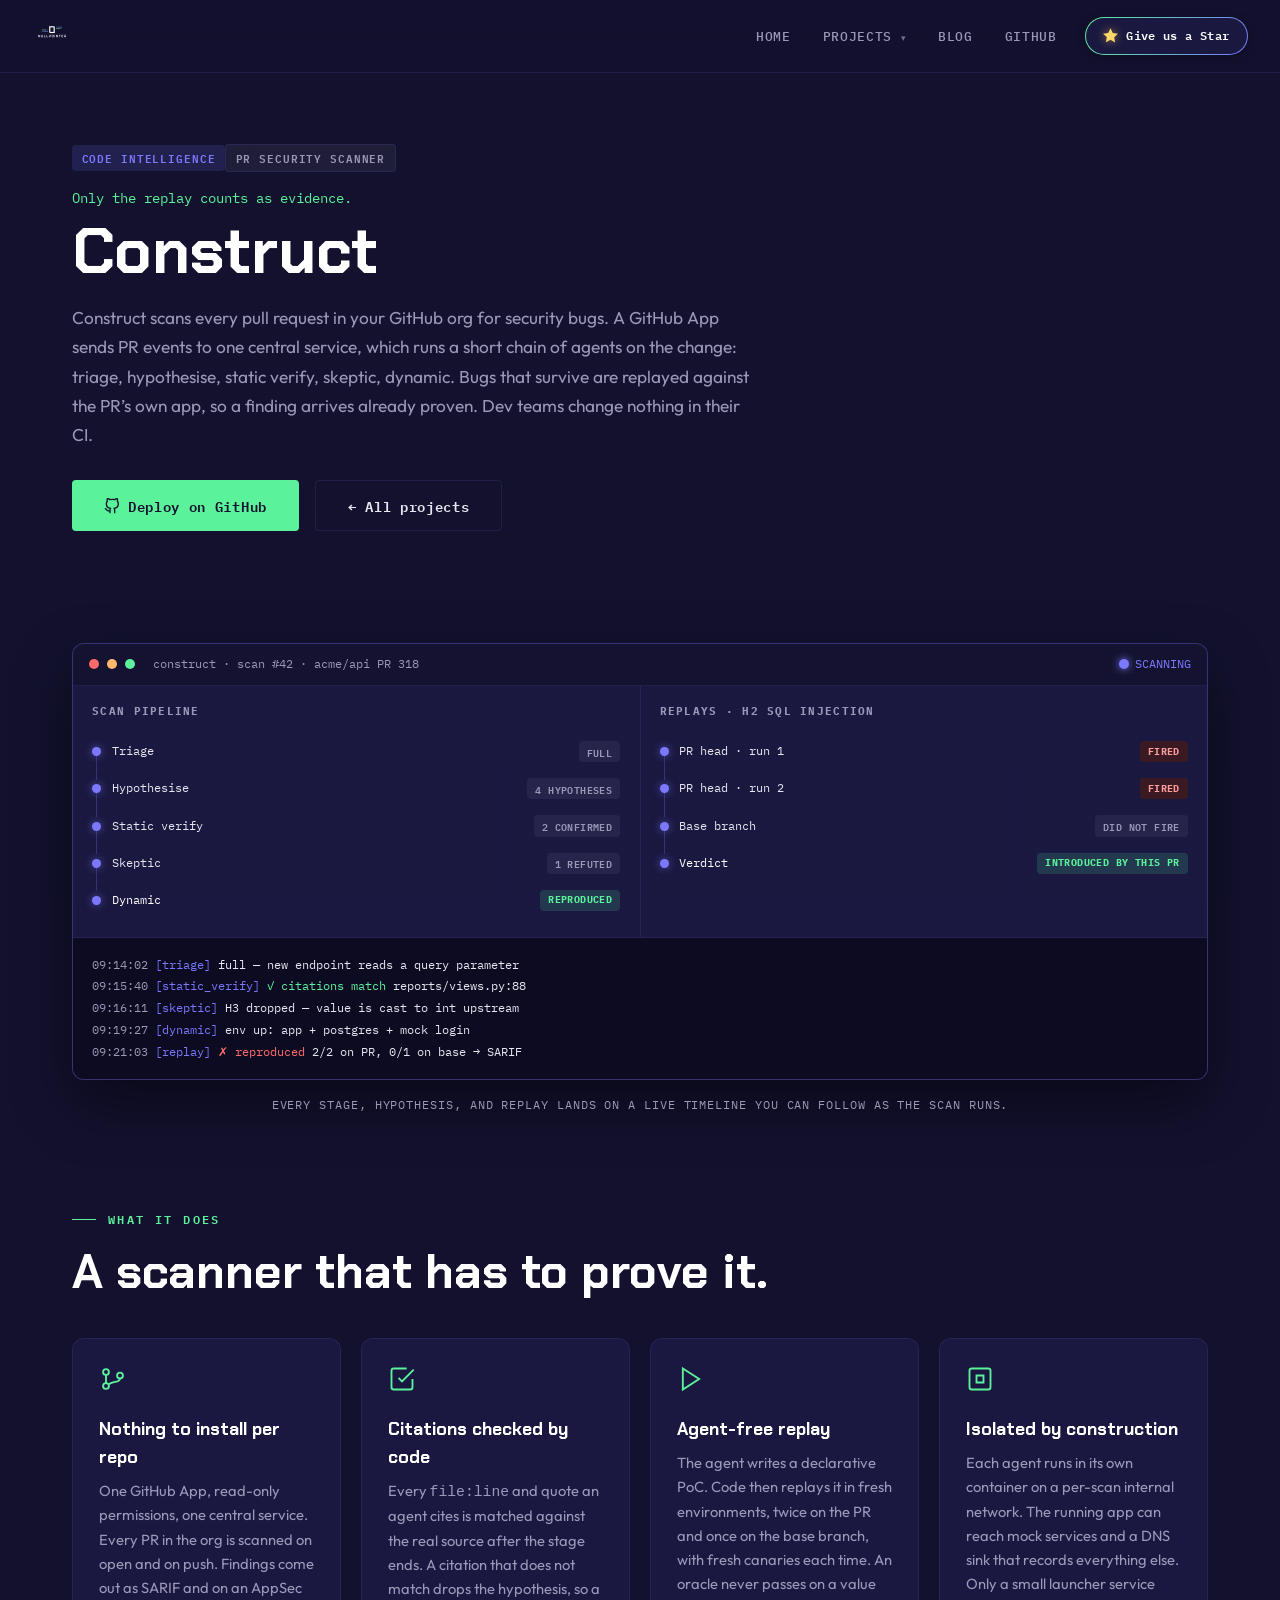
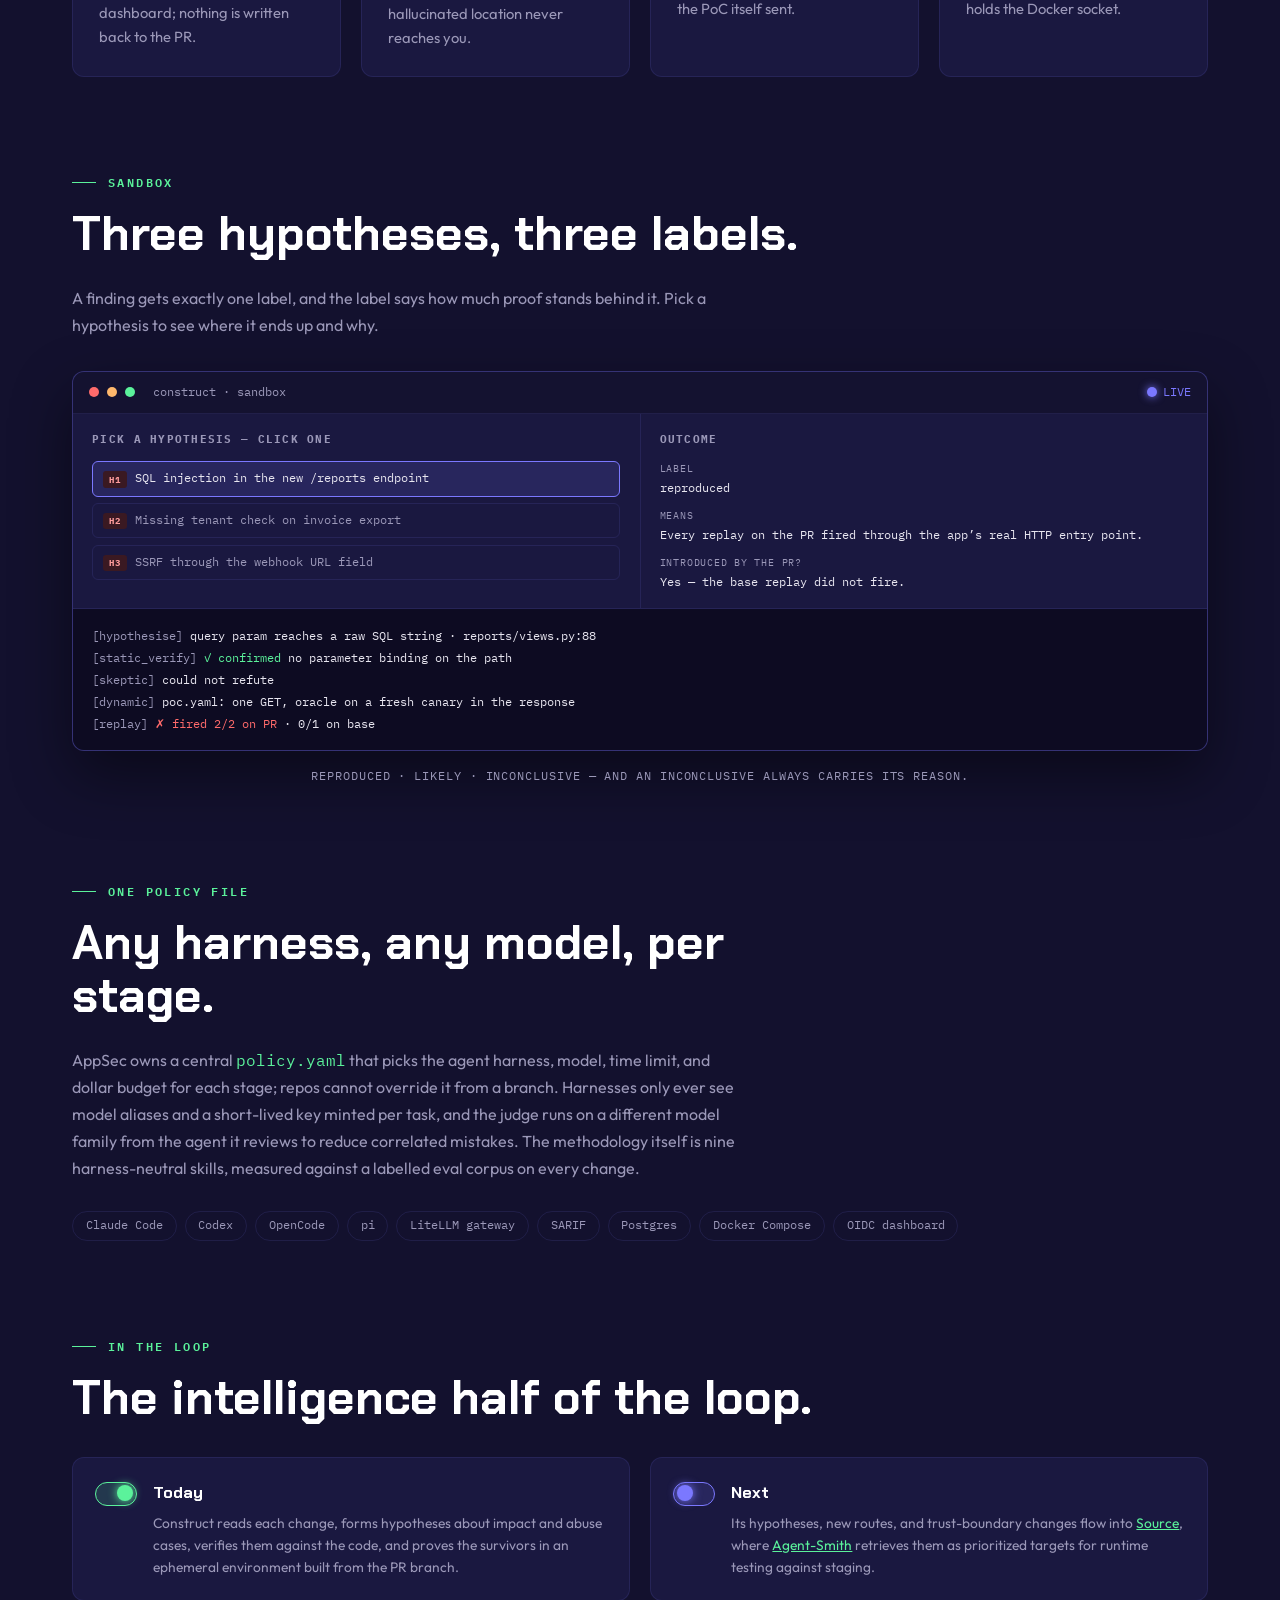
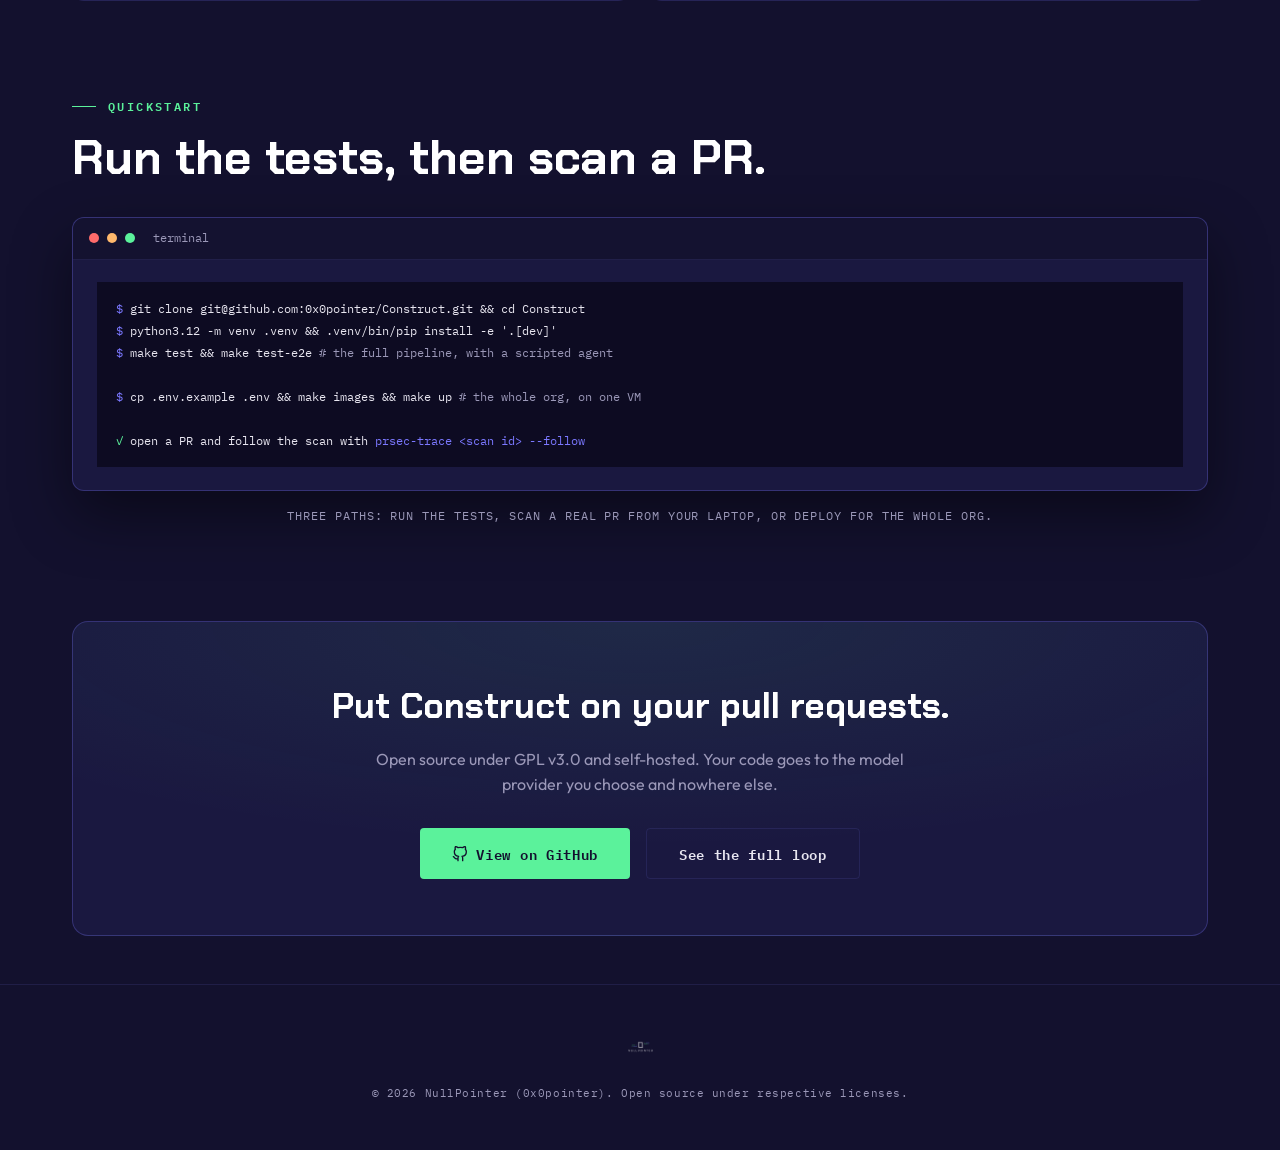
<file: projects/construct.html>
<!DOCTYPE html>
<html lang="en">
<head>
<meta charset="UTF-8">
<meta name="viewport" content="width=device-width, initial-scale=1.0">
<title>Construct — PR Security Scanner — NullPointer</title>
<meta name="description" content="Construct scans every pull request in your GitHub org with a chain of sandboxed LLM agents, then replays each surviving bug against the PR's own app with no agent in the loop. Findings arrive already proven.">
<link rel="icon" type="image/png" href="../design/IconOnly_Transparent.png">
<link rel="preconnect" href="https://fonts.googleapis.com">
<link rel="preconnect" href="https://fonts.gstatic.com" crossorigin>
<link href="https://fonts.googleapis.com/css2?family=Chakra+Petch:wght@400;500;600;700&family=IBM+Plex+Mono:wght@400;500;600&family=Outfit:wght@300;400;500;600&display=swap" rel="stylesheet">
<link rel="stylesheet" href="projects.css">

</head>
<body>

<!-- ── Navigation ── -->
<nav id="navbar">
  <a href="../index.html"><img src="../design/FullLogo_Transparent.png" alt="NullPointer" class="nav-logo"></a>
  <div class="nav-right">
    <ul class="nav-links" id="navLinks">
      <li><a href="../index.html">Home</a></li>
      <li class="nav-dd">
        <a href="../index.html#projects">Projects <span class="nav-caret">&#9662;</span></a>
        <ul class="nav-dd-menu">
          <li><a href="agent-smith.html">Agent-Smith</a></li>
          <li><a href="construct.html">Construct</a></li>
          <li><a href="source.html">Source</a></li>
          <li><a href="skills.html">Skills</a></li>
        </ul>
      </li>
      <li><a href="../blog/index.html">Blog</a></li>
      <li><a href="https://github.com/orgs/0x0pointer/repositories" target="_blank" rel="noopener">GitHub</a></li>
    </ul>
    <a href="https://github.com/0x0pointer" target="_blank" rel="noopener" class="nav-star">
      <svg viewBox="0 0 24 24" fill="currentColor" aria-hidden="true"><path d="M12 .587l3.668 7.431 8.2 1.192-5.934 5.784 1.401 8.169L12 18.897l-7.335 3.866 1.401-8.169L.132 9.21l8.2-1.192z"/></svg>
      Give us a Star
    </a>
    <button class="nav-toggle" id="navToggle" aria-label="Toggle menu">
      <span></span><span></span><span></span>
    </button>
  </div>
</nav>

<!-- ── Page hero ── -->
<section class="page-hero">
  <div class="container">
    <div class="badges"><span class="arsenal-badge def">Code Intelligence</span><span class="arsenal-badge kind">PR Security Scanner</span></div>
    <p class="ph-tagline">Only the replay counts as evidence.</p>
    <h1>Construct</h1>
    <p class="ph-lede">Construct scans every pull request in your GitHub org for security bugs. A GitHub App sends PR events to one central service, which runs a short chain of agents on the change: triage, hypothesise, static verify, skeptic, dynamic. Bugs that survive are replayed against the PR&rsquo;s own app, so a finding arrives already proven. Dev teams change nothing in their CI.</p>
    <div class="ph-actions">
      <a href="https://github.com/0x0pointer/Construct" target="_blank" rel="noopener" class="btn btn-primary">
        <svg width="16" height="16" viewBox="0 0 24 24" fill="none" stroke="currentColor" stroke-width="2" stroke-linecap="round" stroke-linejoin="round"><path d="M9 19c-5 1.5-5-2.5-7-3m14 6v-3.87a3.37 3.37 0 0 0-.94-2.61c3.14-.35 6.44-1.54 6.44-7A5.44 5.44 0 0 0 20 4.77 5.07 5.07 0 0 0 19.91 1S18.73.65 16 2.48a13.38 13.38 0 0 0-7 0C6.27.65 5.09 1 5.09 1A5.07 5.07 0 0 0 5 4.77a5.44 5.44 0 0 0-1.5 3.78c0 5.42 3.3 6.61 6.44 7A3.37 3.37 0 0 0 9 18.13V22"/></svg>
        Deploy on GitHub
      </a>
      <a href="../index.html#projects" class="btn btn-ghost">&larr; All projects</a>
    </div>
  </div>
</section>

<!-- ── Live showcase ── -->
<section>
  <div class="container">
    <div class="showcase reveal">
      <div class="console def">
        <div class="console-bar">
          <i class="r"></i><i class="y"></i><i class="g"></i>
          <span>construct &middot; scan #42 &middot; acme/api PR 318</span>
          <span class="live"><i></i>SCANNING</span>
        </div>
        <div class="console-body">
          <div class="panel">
            <h5>Scan pipeline</h5>
            <div class="tier-flow">
              <div class="tier-step"><span class="ts-dot"></span>Triage <b class="verdict dim">FULL</b></div>
              <div class="tier-step"><span class="ts-dot"></span>Hypothesise <b class="verdict dim">4 HYPOTHESES</b></div>
              <div class="tier-step"><span class="ts-dot"></span>Static verify <b class="verdict dim">2 CONFIRMED</b></div>
              <div class="tier-step"><span class="ts-dot"></span>Skeptic <b class="verdict dim">1 REFUTED</b></div>
              <div class="tier-step block"><span class="ts-dot"></span>Dynamic <b class="verdict ok">REPRODUCED</b></div>
            </div>
          </div>
          <div class="panel">
            <h5>Replays &middot; H2 SQL injection</h5>
            <div class="tier-flow">
              <div class="tier-step"><span class="ts-dot"></span>PR head &middot; run 1 <b class="verdict bad">FIRED</b></div>
              <div class="tier-step"><span class="ts-dot"></span>PR head &middot; run 2 <b class="verdict bad">FIRED</b></div>
              <div class="tier-step"><span class="ts-dot"></span>Base branch <b class="verdict dim">DID NOT FIRE</b></div>
              <div class="tier-step block"><span class="ts-dot"></span>Verdict <b class="verdict ok">INTRODUCED BY THIS PR</b></div>
            </div>
          </div>
          <div class="log">
            <div><span class="t">09:14:02</span> <span class="k">[triage]</span> <span class="s">full &mdash; new endpoint reads a query parameter</span></div>
            <div><span class="t">09:15:40</span> <span class="k">[static_verify]</span> <span class="ok">&#10003; citations match</span> <span class="s">reports/views.py:88</span></div>
            <div><span class="t">09:16:11</span> <span class="k">[skeptic]</span> <span class="s">H3 dropped &mdash; value is cast to int upstream</span></div>
            <div><span class="t">09:19:27</span> <span class="k">[dynamic]</span> <span class="s">env up: app + postgres + mock login</span></div>
            <div><span class="t">09:21:03</span> <span class="k">[replay]</span> <span class="bad">&#10007; reproduced</span> <span class="s">2/2 on PR, 0/1 on base &rarr; SARIF</span></div>
          </div>
        </div>
      </div>
      <p class="showcase-cap">Every stage, hypothesis, and replay lands on a live timeline you can follow as the scan runs.</p>
    </div>
  </div>
</section>

<!-- ── Capabilities ── -->
<section>
  <div class="container">
    <div class="reveal">
      <p class="section-label">What it does</p>
      <h2 class="section-title">A scanner that has to prove it.</h2>
    </div>
    <div class="feature-grid">
      <div class="feature-card reveal">
        <div class="fc-ic"><svg viewBox="0 0 24 24"><circle cx="6" cy="6" r="2.5"/><circle cx="6" cy="18" r="2.5"/><circle cx="18" cy="9" r="2.5"/><path d="M6 8.5v7M18 11.5c0 4-6 2-9.5 5"/></svg></div>
        <h4>Nothing to install per repo</h4>
        <p>One GitHub App, read-only permissions, one central service. Every PR in the org is scanned on open and on push. Findings come out as SARIF and on an AppSec dashboard; nothing is written back to the PR.</p>
      </div>
      <div class="feature-card reveal">
        <div class="fc-ic"><svg viewBox="0 0 24 24"><path d="M9 11l3 3L22 4"/><path d="M21 12v7a2 2 0 0 1-2 2H5a2 2 0 0 1-2-2V5a2 2 0 0 1 2-2h11"/></svg></div>
        <h4>Citations checked by code</h4>
        <p>Every <code>file:line</code> and quote an agent cites is matched against the real source after the stage ends. A citation that does not match drops the hypothesis, so a hallucinated location never reaches you.</p>
      </div>
      <div class="feature-card reveal">
        <div class="fc-ic"><svg viewBox="0 0 24 24"><path d="M5 3l14 9-14 9V3z"/></svg></div>
        <h4>Agent-free replay</h4>
        <p>The agent writes a declarative PoC. Code then replays it in fresh environments, twice on the PR and once on the base branch, with fresh canaries each time. An oracle never passes on a value the PoC itself sent.</p>
      </div>
      <div class="feature-card reveal">
        <div class="fc-ic"><svg viewBox="0 0 24 24"><rect x="3" y="3" width="18" height="18" rx="2"/><path d="M9 9h6v6H9z"/></svg></div>
        <h4>Isolated by construction</h4>
        <p>Each agent runs in its own container on a per-scan internal network. The running app can reach mock services and a DNS sink that records everything else. Only a small launcher service holds the Docker socket.</p>
      </div>
    </div>
  </div>
</section>

<!-- ── Sandbox ── -->
<section>
  <div class="container">
    <div class="reveal">
      <p class="section-label">Sandbox</p>
      <h2 class="section-title">Three hypotheses, three labels.</h2>
      <p class="section-subtitle" style="text-align:left;margin:0;">A finding gets exactly one label, and the label says how much proof stands behind it. Pick a hypothesis to see where it ends up and why.</p>
    </div>
    <div class="showcase reveal" style="margin-top:2rem;">
      <div class="console def">
        <div class="console-bar">
          <i class="r"></i><i class="y"></i><i class="g"></i>
          <span>construct &middot; sandbox</span>
          <span class="live"><i></i>LIVE</span>
        </div>
        <div class="console-body">
          <div class="panel">
            <h5>Pick a hypothesis &mdash; click one</h5>
            <div class="req-list" id="hypList">
              <button type="button" class="req active" data-id="sqli"><span class="tag atk">H1</span><span>SQL injection in the new /reports endpoint</span></button>
              <button type="button" class="req" data-id="authz"><span class="tag atk">H2</span><span>Missing tenant check on invoice export</span></button>
              <button type="button" class="req" data-id="ssrf"><span class="tag atk">H3</span><span>SSRF through the webhook URL field</span></button>
            </div>
          </div>
          <div class="panel">
            <h5>Outcome</h5>
            <div class="eng">
              <div class="eng-row"><span class="eng-k">Label</span><span class="eng-v" id="hypLabel">reproduced</span></div>
              <div class="eng-row"><span class="eng-k">Means</span><span class="eng-v" id="hypMeans">Every replay on the PR fired through the app&rsquo;s real HTTP entry point.</span></div>
              <div class="eng-row"><span class="eng-k">Introduced by the PR?</span><span class="eng-v" id="hypBase">Yes &mdash; the base replay did not fire.</span></div>
            </div>
          </div>
          <div class="log" id="hypLog"></div>
        </div>
      </div>
      <p class="showcase-cap">reproduced &middot; likely &middot; inconclusive &mdash; and an inconclusive always carries its reason.</p>
    </div>
  </div>
</section>

<!-- ── Models and harnesses ── -->
<section>
  <div class="container">
    <div class="reveal" style="max-width:62ch;">
      <p class="section-label">One policy file</p>
      <h2 class="section-title">Any harness, any model, per stage.</h2>
      <p class="section-subtitle" style="text-align:left;margin:0;">AppSec owns a central <code style="font-family:'IBM Plex Mono',monospace;color:var(--green);">policy.yaml</code> that picks the agent harness, model, time limit, and dollar budget for each stage; repos cannot override it from a branch. Harnesses only ever see model aliases and a short-lived key minted per task, and the judge runs on a different model family from the agent it reviews to reduce correlated mistakes. The methodology itself is nine harness-neutral skills, measured against a labelled eval corpus on every change.</p>
    </div>
    <div class="chip-row reveal">
      <span>Claude Code</span><span>Codex</span><span>OpenCode</span><span>pi</span><span>LiteLLM gateway</span><span>SARIF</span><span>Postgres</span><span>Docker Compose</span><span>OIDC dashboard</span>
    </div>
  </div>
</section>

<!-- ── Where it fits ── -->
<section>
  <div class="container">
    <div class="reveal">
      <p class="section-label">In the loop</p>
      <h2 class="section-title">The intelligence half of the loop.</h2>
    </div>
    <div class="b-modes reveal" style="margin-top:2rem;">
      <div class="tglcard">
        <div class="tgl on"></div>
        <div><h4>Today</h4><p>Construct reads each change, forms hypotheses about impact and abuse cases, verifies them against the code, and proves the survivors in an ephemeral environment built from the PR branch.</p></div>
      </div>
      <div class="tglcard">
        <div class="tgl exp"></div>
        <div><h4>Next</h4><p>Its hypotheses, new routes, and trust-boundary changes flow into <a href="source.html" style="color:var(--green);">Source</a>, where <a href="agent-smith.html" style="color:var(--green);">Agent-Smith</a> retrieves them as prioritized targets for runtime testing against staging.</p></div>
      </div>
    </div>
  </div>
</section>

<!-- ── Quickstart ── -->
<section>
  <div class="container">
    <div class="reveal">
      <p class="section-label">Quickstart</p>
      <h2 class="section-title">Run the tests, then scan a PR.</h2>
    </div>
    <div class="showcase reveal" style="margin-top:2rem;">
      <div class="console">
        <div class="console-bar"><i class="r"></i><i class="y"></i><i class="g"></i><span>terminal</span></div>
        <div class="console-simple">
          <div class="log">
            <div><span class="k">$</span> <span class="s">git clone git@github.com:0x0pointer/Construct.git &amp;&amp; cd Construct</span></div>
            <div><span class="k">$</span> <span class="s">python3.12 -m venv .venv &amp;&amp; .venv/bin/pip install -e '.[dev]'</span></div>
            <div><span class="k">$</span> <span class="s">make test &amp;&amp; make test-e2e</span> <span class="t"># the full pipeline, with a scripted agent</span></div>
            <div>&nbsp;</div>
            <div><span class="k">$</span> <span class="s">cp .env.example .env &amp;&amp; make images &amp;&amp; make up</span> <span class="t"># the whole org, on one VM</span></div>
            <div>&nbsp;</div>
            <div><span class="ok">&#10003;</span> <span class="s">open a PR and follow the scan with </span><span class="k">prsec-trace &lt;scan id&gt; --follow</span></div>
          </div>
        </div>
      </div>
      <p class="showcase-cap">Three paths: run the tests, scan a real PR from your laptop, or deploy for the whole org.</p>
    </div>
  </div>
</section>

<!-- ── CTA ── -->
<section>
  <div class="container">
    <div class="cta-band reveal">
      <h2>Put Construct on your pull requests.</h2>
      <p>Open source under GPL v3.0 and self-hosted. Your code goes to the model provider you choose and nowhere else.</p>
      <div class="ph-actions">
        <a href="https://github.com/0x0pointer/Construct" target="_blank" rel="noopener" class="btn btn-primary">
          <svg width="16" height="16" viewBox="0 0 24 24" fill="none" stroke="currentColor" stroke-width="2" stroke-linecap="round" stroke-linejoin="round"><path d="M9 19c-5 1.5-5-2.5-7-3m14 6v-3.87a3.37 3.37 0 0 0-.94-2.61c3.14-.35 6.44-1.54 6.44-7A5.44 5.44 0 0 0 20 4.77 5.07 5.07 0 0 0 19.91 1S18.73.65 16 2.48a13.38 13.38 0 0 0-7 0C6.27.65 5.09 1 5.09 1A5.07 5.07 0 0 0 5 4.77a5.44 5.44 0 0 0-1.5 3.78c0 5.42 3.3 6.61 6.44 7A3.37 3.37 0 0 0 9 18.13V22"/></svg>
          View on GitHub
        </a>
        <a href="../index.html#pipeline" class="btn btn-ghost">See the full loop</a>
      </div>
    </div>
  </div>
</section>

<!-- ── Footer ── -->
<footer>
  <div class="container">
    <img src="../design/FullLogo_Transparent.png" alt="NullPointer" class="footer-logo">
    <p>&copy; 2026 NullPointer (0x0pointer). Open source under respective licenses.</p>
  </div>
</footer>

<script>
const navbar = document.getElementById('navbar');
const navToggle = document.getElementById('navToggle');
const navLinks = document.getElementById('navLinks');
window.addEventListener('scroll', () => navbar.classList.toggle('scrolled', window.scrollY > 80));
navToggle.addEventListener('click', () => navLinks.classList.toggle('open'));
navLinks.querySelectorAll('a').forEach(a => a.addEventListener('click', () => navLinks.classList.remove('open')));
const revealObserver = new IntersectionObserver((entries) => {
  entries.forEach(e => { if (e.isIntersecting) e.target.classList.add('visible'); });
}, { threshold: 0.15, rootMargin: '0px 0px -40px 0px' });
document.querySelectorAll('.reveal').forEach(el => revealObserver.observe(el));

// sandbox — pick a hypothesis, see its label
(function(){
  const list = document.getElementById('hypList');
  if (!list) return;
  const labelEl = document.getElementById('hypLabel');
  const meansEl = document.getElementById('hypMeans');
  const baseEl = document.getElementById('hypBase');
  const logEl = document.getElementById('hypLog');
  const HYP = {
    sqli: {
      label: 'reproduced', means: 'Every replay on the PR fired through the app’s real HTTP entry point.',
      base: 'Yes — the base replay did not fire.',
      log: [
        '<div><span class="t">[hypothesise]</span> <span class="s">query param reaches a raw SQL string · reports/views.py:88</span></div>',
        '<div><span class="t">[static_verify]</span> <span class="ok">✓ confirmed</span> <span class="s">no parameter binding on the path</span></div>',
        '<div><span class="t">[skeptic]</span> <span class="s">could not refute</span></div>',
        '<div><span class="t">[dynamic]</span> <span class="s">poc.yaml: one GET, oracle on a fresh canary in the response</span></div>',
        '<div><span class="t">[replay]</span> <span class="bad">✗ fired 2/2 on PR</span> <span class="s">· 0/1 on base</span></div>'
      ]
    },
    authz: {
      label: 'likely', means: 'The static checks confirmed it and the skeptic did not refute it, but no replay went through the real entry point.',
      base: 'Not determined without a full replay.',
      log: [
        '<div><span class="t">[hypothesise]</span> <span class="s">export handler loads an invoice by id, no tenant filter</span></div>',
        '<div><span class="t">[static_verify]</span> <span class="ok">✓ confirmed</span> <span class="s">sibling handlers call the tenant scope helper, this one does not</span></div>',
        '<div><span class="t">[skeptic]</span> <span class="s">could not refute</span></div>',
        '<div><span class="t">[dynamic]</span> <span class="s">PoC fired only by calling the handler directly</span></div>',
        '<div><span style="color:#ffb86c">⚠ likely</span> <span class="s">— reviewed by AppSec on the dashboard</span></div>'
      ]
    },
    ssrf: {
      label: 'inconclusive', means: 'Everything else. The reason is always recorded.',
      base: 'Not applicable.',
      log: [
        '<div><span class="t">[hypothesise]</span> <span class="s">user-supplied webhook URL is fetched server-side</span></div>',
        '<div><span class="t">[static_verify]</span> <span class="ok">✓ confirmed</span> <span class="s">no allow-list on the host</span></div>',
        '<div><span class="t">[dynamic]</span> <span class="s">sink recorded no outbound request in either replay</span></div>',
        '<div><span class="t">[replay]</span> <span class="s">0/2 on PR</span></div>',
        '<div><span class="t">inconclusive</span> <span class="s">— reason: oracle did not fire; the fetch runs in a worker the env did not start</span></div>'
      ]
    }
  };
  const items = list.querySelectorAll('.req');
  function select(el){
    const d = HYP[el.dataset.id];
    if (!d) return;
    items.forEach(x => x.classList.remove('active'));
    el.classList.add('active');
    labelEl.textContent = d.label;
    meansEl.textContent = d.means;
    baseEl.textContent = d.base;
    logEl.innerHTML = d.log.join('');
  }
  items.forEach(el => el.addEventListener('click', () => select(el)));
  select(items[0]);
})();
</script>
</body>
</html>
</file>
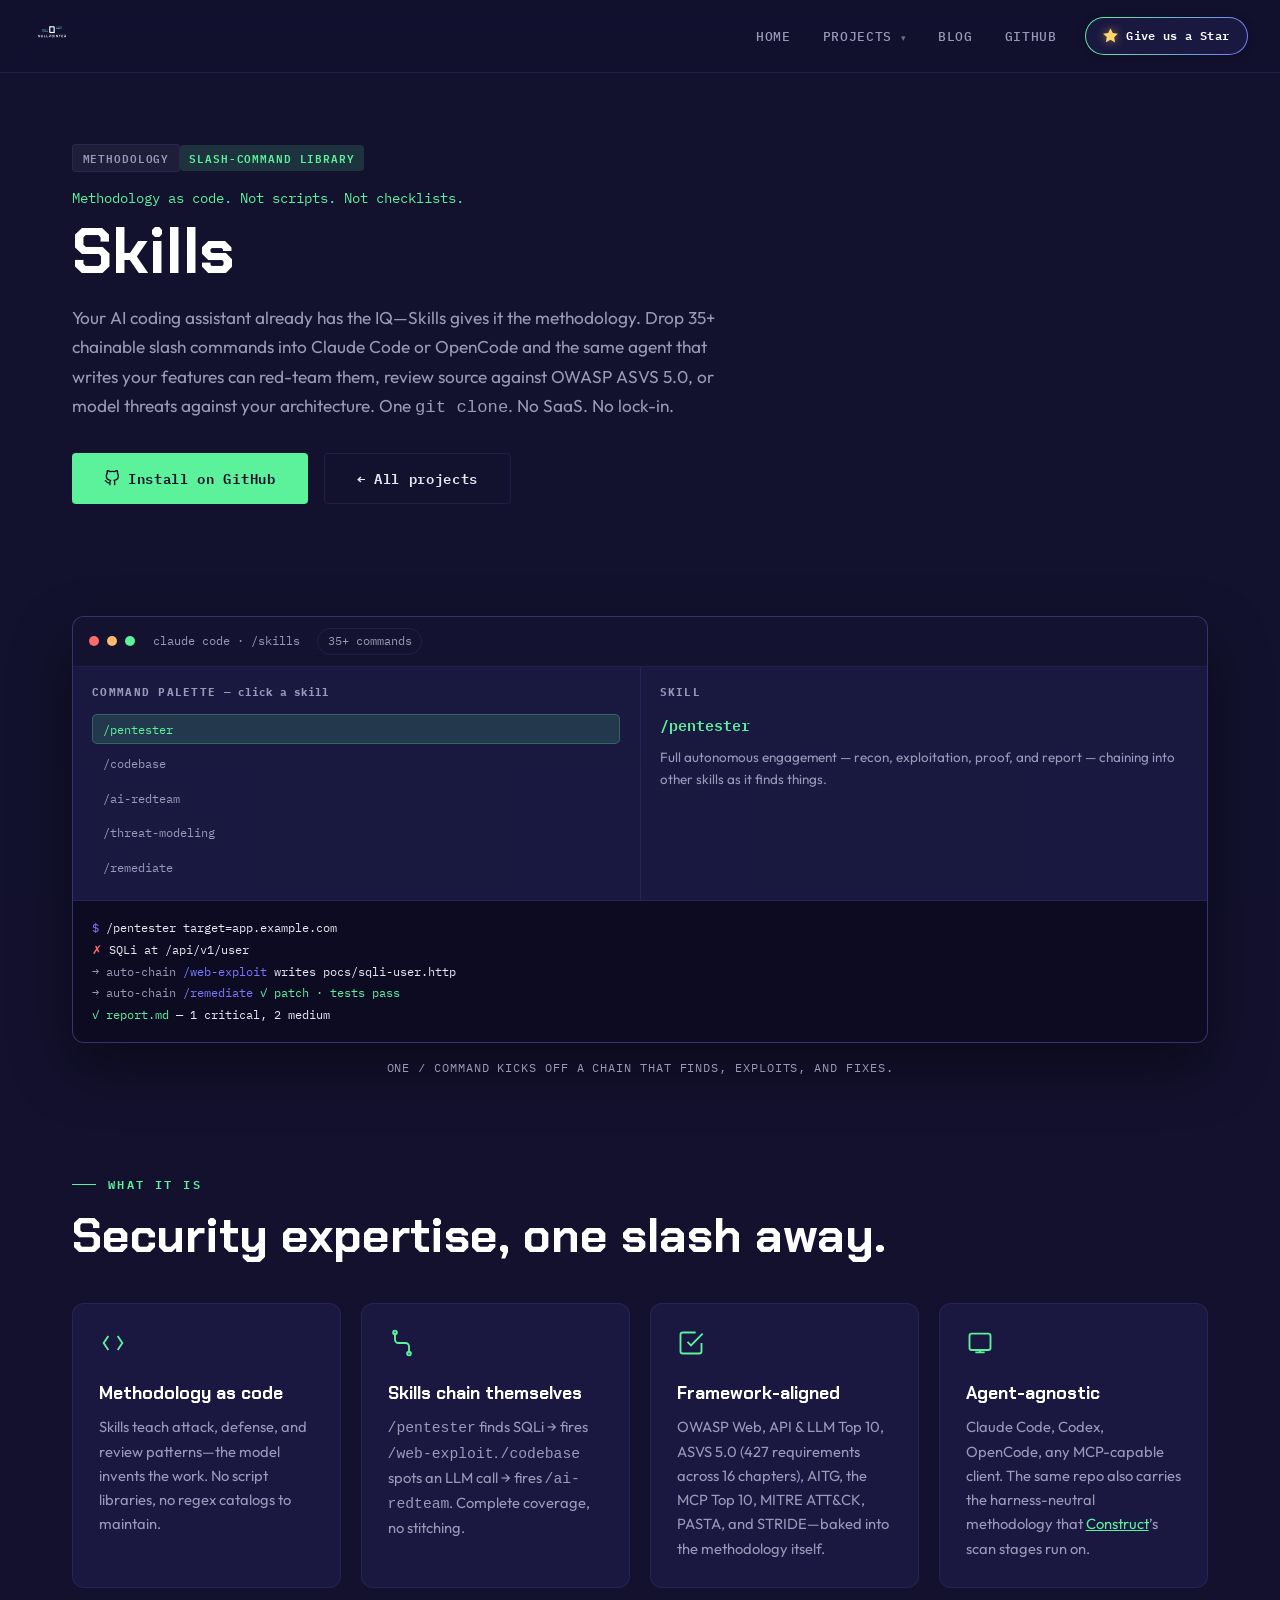
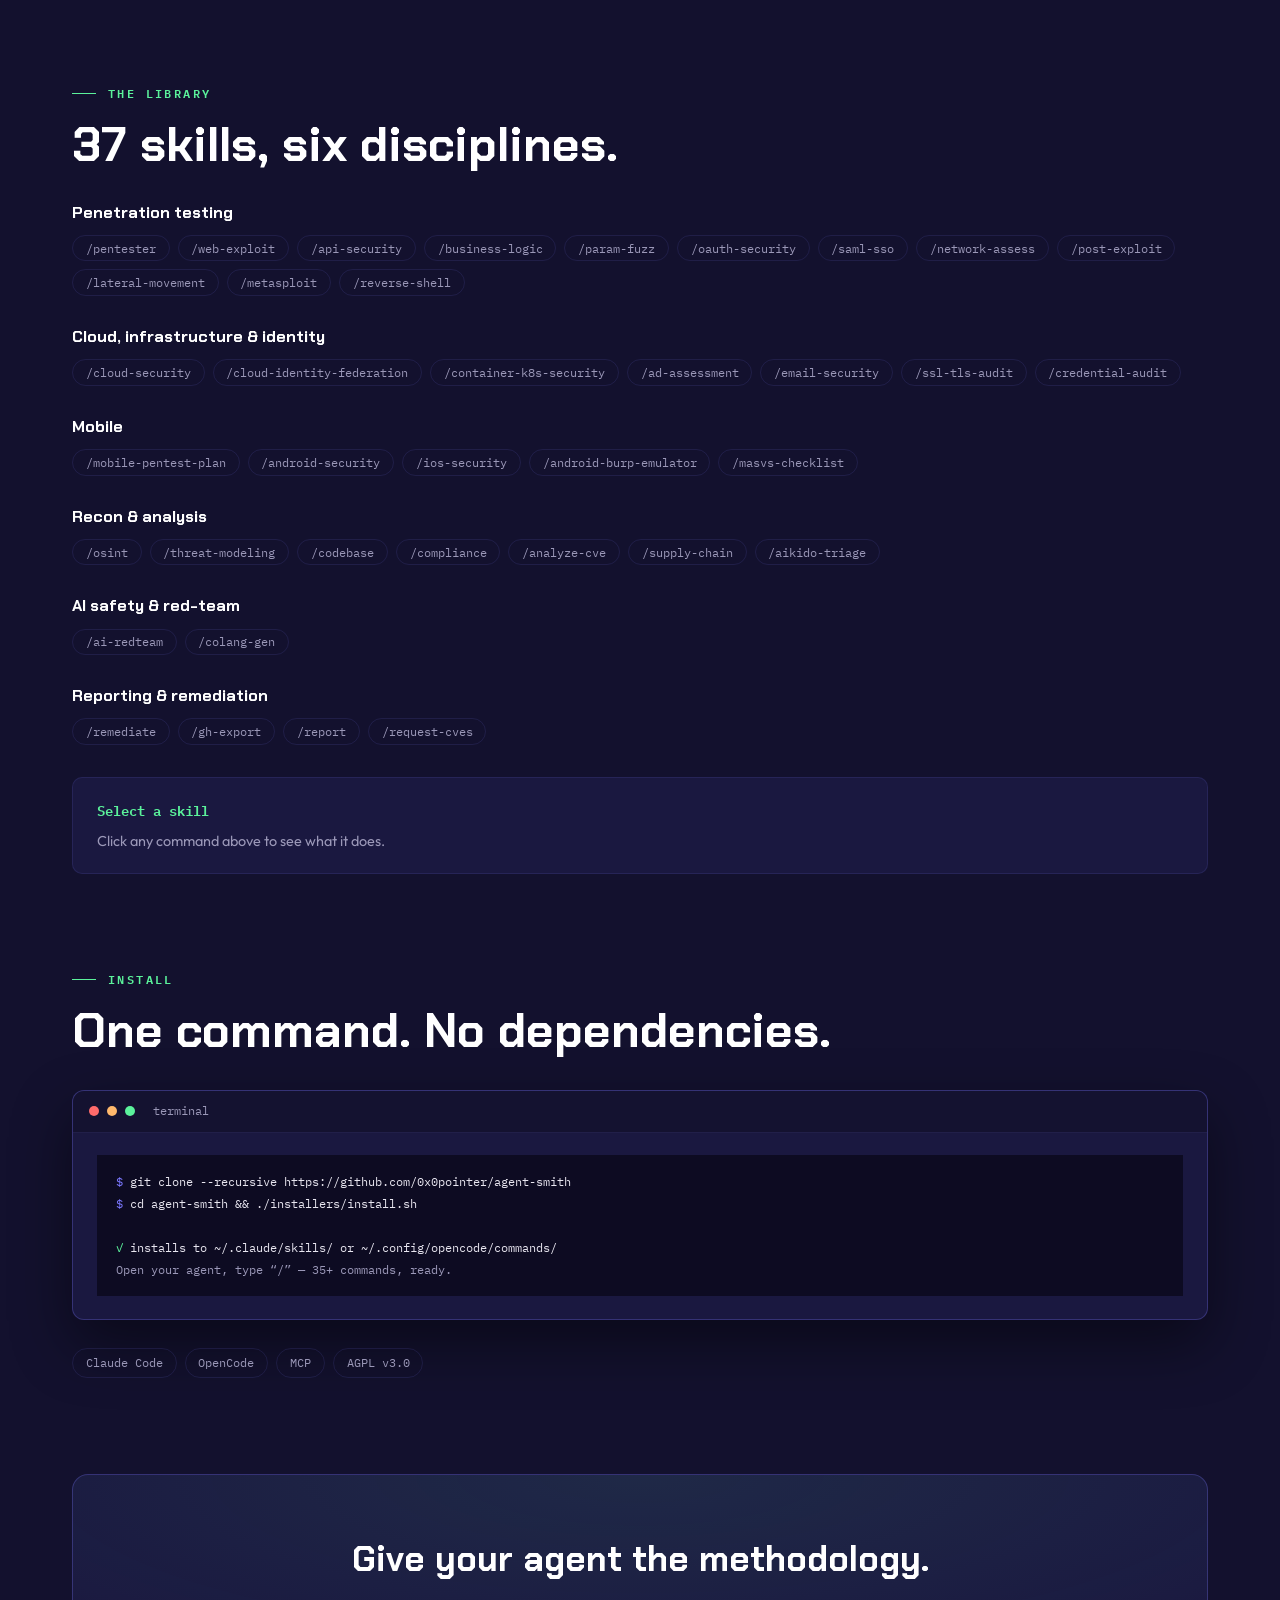
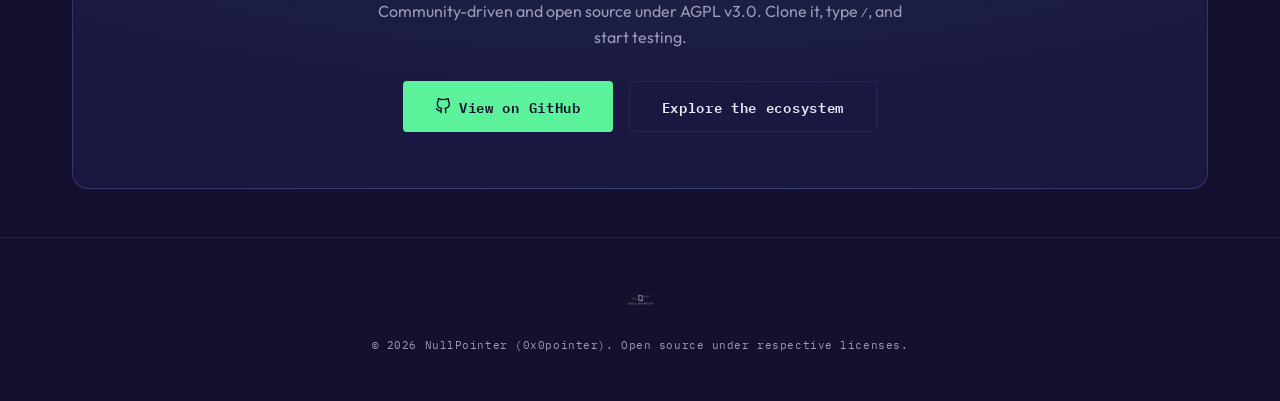
<file: projects/skills.html>
<!DOCTYPE html>
<html lang="en">
<head>
<meta charset="UTF-8">
<meta name="viewport" content="width=device-width, initial-scale=1.0">
<title>Skills — Slash-Command Security Library — NullPointer</title>
<meta name="description" content="Skills is a library of 35+ chainable slash-command security methodologies for any MCP-capable AI agent. Methodology as code, aligned to OWASP ASVS 5.0, the LLM Top 10, MITRE ATT&CK, PASTA, and STRIDE. One git clone, no SaaS.">
<link rel="icon" type="image/png" href="../design/IconOnly_Transparent.png">
<link rel="preconnect" href="https://fonts.googleapis.com">
<link rel="preconnect" href="https://fonts.gstatic.com" crossorigin>
<link href="https://fonts.googleapis.com/css2?family=Chakra+Petch:wght@400;500;600;700&family=IBM+Plex+Mono:wght@400;500;600&family=Outfit:wght@300;400;500;600&display=swap" rel="stylesheet">
<link rel="stylesheet" href="projects.css">
</head>
<body>

<!-- ── Navigation ── -->
<nav id="navbar">
  <a href="../index.html"><img src="../design/FullLogo_Transparent.png" alt="NullPointer" class="nav-logo"></a>
  <div class="nav-right">
    <ul class="nav-links" id="navLinks">
      <li><a href="../index.html">Home</a></li>
      <li class="nav-dd">
        <a href="../index.html#projects">Projects <span class="nav-caret">&#9662;</span></a>
        <ul class="nav-dd-menu">
          <li><a href="agent-smith.html">Agent-Smith</a></li>
          <li><a href="construct.html">Construct</a></li>
          <li><a href="source.html">Source</a></li>
          <li><a href="skills.html">Skills</a></li>
        </ul>
      </li>
      <li><a href="../blog/index.html">Blog</a></li>
      <li><a href="https://github.com/orgs/0x0pointer/repositories" target="_blank" rel="noopener">GitHub</a></li>
    </ul>
    <a href="https://github.com/0x0pointer" target="_blank" rel="noopener" class="nav-star">
      <svg viewBox="0 0 24 24" fill="currentColor" aria-hidden="true"><path d="M12 .587l3.668 7.431 8.2 1.192-5.934 5.784 1.401 8.169L12 18.897l-7.335 3.866 1.401-8.169L.132 9.21l8.2-1.192z"/></svg>
      Give us a Star
    </a>
    <button class="nav-toggle" id="navToggle" aria-label="Toggle menu">
      <span></span><span></span><span></span>
    </button>
  </div>
</nav>

<!-- ── Page hero ── -->
<section class="page-hero">
  <div class="container">
    <div class="badges"><span class="arsenal-badge kind">Methodology</span><span class="arsenal-badge off">Slash-Command Library</span></div>
    <p class="ph-tagline">Methodology as code. Not scripts. Not checklists.</p>
    <h1>Skills</h1>
    <p class="ph-lede">Your AI coding assistant already has the IQ&mdash;Skills gives it the methodology. Drop 35+ chainable slash commands into Claude Code or OpenCode and the same agent that writes your features can red-team them, review source against OWASP ASVS 5.0, or model threats against your architecture. One <code>git clone</code>. No SaaS. No lock-in.</p>
    <div class="ph-actions">
      <a href="https://github.com/0x0pointer/skills" target="_blank" rel="noopener" class="btn btn-primary">
        <svg width="16" height="16" viewBox="0 0 24 24" fill="none" stroke="currentColor" stroke-width="2" stroke-linecap="round" stroke-linejoin="round"><path d="M9 19c-5 1.5-5-2.5-7-3m14 6v-3.87a3.37 3.37 0 0 0-.94-2.61c3.14-.35 6.44-1.54 6.44-7A5.44 5.44 0 0 0 20 4.77 5.07 5.07 0 0 0 19.91 1S18.73.65 16 2.48a13.38 13.38 0 0 0-7 0C6.27.65 5.09 1 5.09 1A5.07 5.07 0 0 0 5 4.77a5.44 5.44 0 0 0-1.5 3.78c0 5.42 3.3 6.61 6.44 7A3.37 3.37 0 0 0 9 18.13V22"/></svg>
        Install on GitHub
      </a>
      <a href="../index.html#projects" class="btn btn-ghost">&larr; All projects</a>
    </div>
  </div>
</section>

<!-- ── Live showcase ── -->
<section>
  <div class="container">
    <div class="showcase reveal">
      <div class="console">
        <div class="console-bar">
          <i class="r"></i><i class="y"></i><i class="g"></i>
          <span>claude code &middot; /skills</span>
          <span class="tag-count">35+ commands</span>
        </div>
        <div class="console-body">
          <div class="panel">
            <h5>Command palette <span style="color:var(--muted);text-transform:none;letter-spacing:0;">&mdash; click a skill</span></h5>
            <div class="cmd-list" id="cmdList">
              <button type="button" class="cmd active" data-name="/pentester" data-desc="Full autonomous engagement — recon, exploitation, proof, and report — chaining into other skills as it finds things.">/pentester</button>
              <button type="button" class="cmd" data-name="/codebase" data-desc="White-box source review mapped to OWASP ASVS 5.0 — 427 requirements across 16 chapters.">/codebase</button>
              <button type="button" class="cmd" data-name="/ai-redteam" data-desc="Red-teams LLM apps against the OWASP LLM Top 10 and AITG — prompt injection, jailbreaks, data exfiltration.">/ai-redteam</button>
              <button type="button" class="cmd" data-name="/threat-modeling" data-desc="PASTA + STRIDE threat model — component map, data-flow diagram, attack tree, and prioritized risk register.">/threat-modeling</button>
              <button type="button" class="cmd" data-name="/remediate" data-desc="Generates a patch for a finding, then re-runs the check to prove the vulnerability is gone.">/remediate</button>
            </div>
          </div>
          <div class="panel skill-info">
            <h5>Skill</h5>
            <div class="skill-name" id="skillName">/pentester</div>
            <p class="skill-desc" id="skillDesc">Full autonomous engagement — recon, exploitation, proof, and report — chaining into other skills as it finds things.</p>
          </div>
          <div class="log" id="skillLog">
            <div><span class="k">$</span> <span class="s">/pentester target=app.example.com</span></div>
            <div><span class="bad">&#10007;</span> <span class="s">SQLi at /api/v1/user</span></div>
            <div><span class="t">&rarr; auto-chain</span> <span class="k">/web-exploit</span> <span class="s">writes pocs/sqli-user.http</span></div>
            <div><span class="t">&rarr; auto-chain</span> <span class="k">/remediate</span> <span class="ok">&#10003; patch &middot; tests pass</span></div>
            <div><span class="ok">&#10003; report.md</span> <span class="s">&mdash; 1 critical, 2 medium</span></div>
          </div>
        </div>
      </div>
      <p class="showcase-cap">One <code>/</code> command kicks off a chain that finds, exploits, and fixes.</p>
    </div>
  </div>
</section>

<!-- ── Capabilities ── -->
<section>
  <div class="container">
    <div class="reveal">
      <p class="section-label">What it is</p>
      <h2 class="section-title">Security expertise, one slash away.</h2>
    </div>
    <div class="feature-grid">
      <div class="feature-card reveal">
        <div class="fc-ic"><svg viewBox="0 0 24 24"><path d="M8 6l-4 6 4 6M16 6l4 6-4 6"/></svg></div>
        <h4>Methodology as code</h4>
        <p>Skills teach attack, defense, and review patterns&mdash;the model invents the work. No script libraries, no regex catalogs to maintain.</p>
      </div>
      <div class="feature-card reveal">
        <div class="fc-ic"><svg viewBox="0 0 24 24"><path d="M6 3v6a3 3 0 0 0 3 3h6a3 3 0 0 1 3 3v6"/><circle cx="6" cy="3" r="1.6"/><circle cx="18" cy="21" r="1.6"/></svg></div>
        <h4>Skills chain themselves</h4>
        <p><code>/pentester</code> finds SQLi &rarr; fires <code>/web-exploit</code>. <code>/codebase</code> spots an LLM call &rarr; fires <code>/ai-redteam</code>. Complete coverage, no stitching.</p>
      </div>
      <div class="feature-card reveal">
        <div class="fc-ic"><svg viewBox="0 0 24 24"><path d="M9 11l3 3L22 4"/><path d="M21 12v7a2 2 0 0 1-2 2H5a2 2 0 0 1-2-2V5a2 2 0 0 1 2-2h11"/></svg></div>
        <h4>Framework-aligned</h4>
        <p>OWASP Web, API &amp; LLM Top 10, ASVS 5.0 (427 requirements across 16 chapters), AITG, the MCP Top 10, MITRE ATT&amp;CK, PASTA, and STRIDE&mdash;baked into the methodology itself.</p>
      </div>
      <div class="feature-card reveal">
        <div class="fc-ic"><svg viewBox="0 0 24 24"><rect x="3" y="4" width="18" height="14" rx="2"/><path d="M8 20h8M12 18v2"/></svg></div>
        <h4>Agent-agnostic</h4>
        <p>Claude Code, Codex, OpenCode, any MCP-capable client. The same repo also carries the harness-neutral methodology that <a href="construct.html" style="color:var(--green);">Construct</a>&rsquo;s scan stages run on.</p>
      </div>
    </div>
  </div>
</section>

<!-- ── The library ── -->
<section>
  <div class="container">
    <div class="reveal">
      <p class="section-label">The library</p>
      <h2 class="section-title">37 skills, six disciplines.</h2>
    </div>
    <div class="skill-cats reveal">
      <div class="skill-cat">
        <h4>Penetration testing</h4>
        <div class="chip-row">
          <button type="button" class="lib-cmd" data-desc="Full penetration test — recon, scanning, exploitation and reporting. Auto-chains into the other skills.">/pentester</button>
          <button type="button" class="lib-cmd" data-desc="Deep web exploitation: SQLi, XSS, SSTI, SSRF, XXE, deserialization, JWT and request-smuggling attacks.">/web-exploit</button>
          <button type="button" class="lib-cmd" data-desc="OWASP API Top 10 across REST, GraphQL, gRPC and SOAP — BOLA/IDOR, auth, mass assignment, BFLA.">/api-security</button>
          <button type="button" class="lib-cmd" data-desc="Map the intended workflow, then break it — value abuse, state-machine bypass, replay, cross-tenant access.">/business-logic</button>
          <button type="button" class="lib-cmd" data-desc="Content discovery and input-validation fuzzing — hidden paths, 401/403 bypass, type confusion, boundary values.">/param-fuzz</button>
          <button type="button" class="lib-cmd" data-desc="OAuth 2.0 / OIDC — redirect_uri bypass, state CSRF, PKCE downgrade, code injection, scope escalation.">/oauth-security</button>
          <button type="button" class="lib-cmd" data-desc="SAML, enterprise SSO, SCIM and deep JWT — signature wrapping, golden SAML, provisioning abuse, alg confusion.">/saml-sso</button>
          <button type="button" class="lib-cmd" data-desc="Internal network assessment — VLAN hopping, LLMNR/NBT-NS abuse, segmentation checks, SNMP and NFS.">/network-assess</button>
          <button type="button" class="lib-cmd" data-desc="Post-exploitation — privilege escalation, persistence, credential harvesting and pivot prep (Linux &amp; Windows).">/post-exploit</button>
          <button type="button" class="lib-cmd" data-desc="AD &amp; network lateral movement — pass-the-hash/ticket, Kerberoasting, NTLM relay, delegation and RBCD.">/lateral-movement</button>
          <button type="button" class="lib-cmd" data-desc="Validate and run exploits with the Metasploit Framework in a dedicated container.">/metasploit</button>
          <button type="button" class="lib-cmd" data-desc="Generate reverse-shell payloads and manage listeners — encoded payloads and shell stabilization.">/reverse-shell</button>
        </div>
      </div>
      <div class="skill-cat">
        <h4>Cloud, infrastructure &amp; identity</h4>
        <div class="chip-row">
          <button type="button" class="lib-cmd" data-desc="Cloud posture for AWS, Azure &amp; GCP — IAM privilege escalation, public storage, serverless, IMDS.">/cloud-security</button>
          <button type="button" class="lib-cmd" data-desc="Federation attacks across AWS, Azure &amp; GCP — OIDC CI/CD trust abuse, workload identity, SSRF to IMDS to role.">/cloud-identity-federation</button>
          <button type="button" class="lib-cmd" data-desc="Container &amp; Kubernetes security — escapes, RBAC, exposed API server/etcd, image secrets, CIS.">/container-k8s-security</button>
          <button type="button" class="lib-cmd" data-desc="Active Directory audit — trusts, GPOs, ACL abuse, ADCS (ESC1-8) and delegation, via MITRE ATT&amp;CK.">/ad-assessment</button>
          <button type="button" class="lib-cmd" data-desc="Email infrastructure — SPF, DKIM, DMARC, open relay, spoofing resilience and MTA-STS.">/email-security</button>
          <button type="button" class="lib-cmd" data-desc="TLS/SSL configuration — protocols, ciphers, cert chain, POODLE/BEAST/Heartbleed/ROBOT and HSTS.">/ssl-tls-audit</button>
          <button type="button" class="lib-cmd" data-desc="Authentication testing — brute-force, spraying, default creds, MFA bypass, OAuth/OIDC, token entropy.">/credential-audit</button>
        </div>
      </div>
      <div class="skill-cat">
        <h4>Mobile</h4>
        <div class="chip-row">
          <button type="button" class="lib-cmd" data-desc="Mobile orchestrator — fingerprint the app and platform, then scope and route the assessment.">/mobile-pentest-plan</button>
          <button type="button" class="lib-cmd" data-desc="Android assessment on OWASP MASVS 2.0 / MASTG — static APK analysis, then Frida/objection at runtime.">/android-security</button>
          <button type="button" class="lib-cmd" data-desc="iOS assessment on OWASP MASVS 2.0 / MASTG — static IPA analysis, then dynamic testing on a device.">/ios-security</button>
          <button type="button" class="lib-cmd" data-desc="Start a rooted Android emulator with the Burp CA trusted as a system certificate, ready to intercept.">/android-burp-emulator</button>
          <button type="button" class="lib-cmd" data-desc="MASVS 2.0 compliance matrix mapped to MASTG test IDs, with evidence per control.">/masvs-checklist</button>
        </div>
      </div>
      <div class="skill-cat">
        <h4>Recon &amp; analysis</h4>
        <div class="chip-row">
          <button type="button" class="lib-cmd" data-desc="Passive recon via MITRE ATT&amp;CK — email harvesting, subdomain takeover, cert transparency, Shodan.">/osint</button>
          <button type="button" class="lib-cmd" data-desc="PASTA + STRIDE — component map, data-flow diagram, attack tree and prioritized risk register.">/threat-modeling</button>
          <button type="button" class="lib-cmd" data-desc="White-box source review against OWASP ASVS 5.0 — 427 requirements across 16 chapters.">/codebase</button>
          <button type="button" class="lib-cmd" data-desc="Full ASVS 5.0 compliance matrix against a codebase — every control marked with reasoning and evidence.">/compliance</button>
          <button type="button" class="lib-cmd" data-desc="Analyze CVEs in dependencies — trace vulnerable code paths and generate Burp-ready PoCs.">/analyze-cve</button>
          <button type="button" class="lib-cmd" data-desc="Supply-chain and CI/CD review — dependency confusion, typosquatting, install hooks, poisoned pipelines.">/supply-chain</button>
          <button type="button" class="lib-cmd" data-desc="Triage Aikido findings live against the codebase — verify each one, then close confirmed non-issues.">/aikido-triage</button>
        </div>
      </div>
      <div class="skill-cat">
        <h4>AI safety &amp; red-team</h4>
        <div class="chip-row">
          <button type="button" class="lib-cmd" data-desc="OWASP LLM Top 10 + AITG red-team — prompt injection, jailbreaks, data extraction, MCP testing.">/ai-redteam</button>
          <button type="button" class="lib-cmd" data-desc="Generate NeMo Guardrails Colang files from a plain-language description of a bot's policy.">/colang-gen</button>
        </div>
      </div>
      <div class="skill-cat">
        <h4>Reporting &amp; remediation</h4>
        <div class="chip-row">
          <button type="button" class="lib-cmd" data-desc="Generate a patch for a finding, then re-run the check to prove it's fixed.">/remediate</button>
          <button type="button" class="lib-cmd" data-desc="Format confirmed findings into copy-pasteable GitHub issue markdown.">/gh-export</button>
          <button type="button" class="lib-cmd" data-desc="Generate a styled PDF penetration test report — executive summary, risk dashboard, per-finding cards.">/report</button>
          <button type="button" class="lib-cmd" data-desc="Build CVE request packages — MITRE form, GHSA draft and disclosure report — from findings.">/request-cves</button>
        </div>
      </div>
    </div>
    <div class="lib-desc reveal">
      <span class="lib-name" id="libName">Select a skill</span>
      <p class="lib-text" id="libText">Click any command above to see what it does.</p>
    </div>
  </div>
</section>

<!-- ── Install ── -->
<section>
  <div class="container">
    <div class="reveal">
      <p class="section-label">Install</p>
      <h2 class="section-title">One command. No dependencies.</h2>
    </div>
    <div class="showcase reveal" style="margin-top:2rem;">
      <div class="console">
        <div class="console-bar"><i class="r"></i><i class="y"></i><i class="g"></i><span>terminal</span></div>
        <div class="console-simple">
          <div class="log">
            <div><span class="k">$</span> <span class="s">git clone --recursive https://github.com/0x0pointer/agent-smith</span></div>
            <div><span class="k">$</span> <span class="s">cd agent-smith &amp;&amp; ./installers/install.sh</span></div>
            <div>&nbsp;</div>
            <div><span class="ok">&#10003;</span> <span class="s">installs to ~/.claude/skills/ or ~/.config/opencode/commands/</span></div>
            <div><span class="t">Open your agent, type &ldquo;/&rdquo; &mdash; 35+ commands, ready.</span></div>
          </div>
        </div>
      </div>
    </div>
    <div class="chip-row reveal">
      <span>Claude Code</span><span>OpenCode</span><span>MCP</span><span>AGPL v3.0</span>
    </div>
  </div>
</section>

<!-- ── CTA ── -->
<section>
  <div class="container">
    <div class="cta-band reveal">
      <h2>Give your agent the methodology.</h2>
      <p>Community-driven and open source under AGPL v3.0. Clone it, type <code>/</code>, and start testing.</p>
      <div class="ph-actions">
        <a href="https://github.com/0x0pointer/skills" target="_blank" rel="noopener" class="btn btn-primary">
          <svg width="16" height="16" viewBox="0 0 24 24" fill="none" stroke="currentColor" stroke-width="2" stroke-linecap="round" stroke-linejoin="round"><path d="M9 19c-5 1.5-5-2.5-7-3m14 6v-3.87a3.37 3.37 0 0 0-.94-2.61c3.14-.35 6.44-1.54 6.44-7A5.44 5.44 0 0 0 20 4.77 5.07 5.07 0 0 0 19.91 1S18.73.65 16 2.48a13.38 13.38 0 0 0-7 0C6.27.65 5.09 1 5.09 1A5.07 5.07 0 0 0 5 4.77a5.44 5.44 0 0 0-1.5 3.78c0 5.42 3.3 6.61 6.44 7A3.37 3.37 0 0 0 9 18.13V22"/></svg>
          View on GitHub
        </a>
        <a href="../index.html#projects" class="btn btn-ghost">Explore the ecosystem</a>
      </div>
    </div>
  </div>
</section>

<!-- ── Footer ── -->
<footer>
  <div class="container">
    <img src="../design/FullLogo_Transparent.png" alt="NullPointer" class="footer-logo">
    <p>&copy; 2026 NullPointer (0x0pointer). Open source under respective licenses.</p>
  </div>
</footer>

<script>
const navbar = document.getElementById('navbar');
const navToggle = document.getElementById('navToggle');
const navLinks = document.getElementById('navLinks');
window.addEventListener('scroll', () => navbar.classList.toggle('scrolled', window.scrollY > 80));
navToggle.addEventListener('click', () => navLinks.classList.toggle('open'));
navLinks.querySelectorAll('a').forEach(a => a.addEventListener('click', () => navLinks.classList.remove('open')));
const revealObserver = new IntersectionObserver((entries) => {
  entries.forEach(e => { if (e.isIntersecting) e.target.classList.add('visible'); });
}, { threshold: 0.15, rootMargin: '0px 0px -40px 0px' });
document.querySelectorAll('.reveal').forEach(el => revealObserver.observe(el));

// interactive command palette — updates the description and replays the log
(function(){
  const list = document.getElementById('cmdList');
  if (!list) return;
  const nameEl = document.getElementById('skillName');
  const descEl = document.getElementById('skillDesc');
  const logEl = document.getElementById('skillLog');
  const CONSOLE = {
    '/pentester': {
      desc: 'Full autonomous engagement — recon, exploitation, proof, and report — chaining into other skills as it finds things.',
      log: [
        '<div><span class="k">$</span> <span class="s">/pentester target=app.example.com</span></div>',
        '<div><span class="bad">✗</span> <span class="s">SQLi at /api/v1/user</span></div>',
        '<div><span class="t">→ auto-chain</span> <span class="k">/web-exploit</span> <span class="s">writes pocs/sqli-user.http</span></div>',
        '<div><span class="t">→ auto-chain</span> <span class="k">/remediate</span> <span class="ok">✓ patch · tests pass</span></div>',
        '<div><span class="ok">✓ report.md</span> <span class="s">— 1 critical, 2 medium</span></div>'
      ]
    },
    '/codebase': {
      desc: 'White-box source review mapped to OWASP ASVS 5.0 — 427 requirements across 16 chapters.',
      log: [
        '<div><span class="k">$</span> <span class="s">/codebase path=./src --asvs</span></div>',
        '<div><span class="t">[ASVS 5.0]</span> <span class="s">V2 Authentication — 18/22 met</span></div>',
        '<div><span class="bad">✗</span> <span class="s">V5.1.3 unsafe deserialization · api/events.py:47</span></div>',
        '<div><span class="t">→ auto-chain</span> <span class="k">/ai-redteam</span> <span class="s">LLM call detected</span></div>',
        '<div><span class="ok">✓</span> <span class="s">3 critical · 6 high · 11 medium logged</span></div>'
      ]
    },
    '/ai-redteam': {
      desc: 'Red-teams LLM apps against the OWASP LLM Top 10 and AITG — prompt injection, jailbreaks, data exfiltration.',
      log: [
        '<div><span class="k">$</span> <span class="s">/ai-redteam target=./chatbot</span></div>',
        '<div><span class="t">[OWASP LLM Top 10]</span></div>',
        '<div><span class="bad">✗</span> <span class="s">LLM01 prompt injection via tool output</span></div>',
        '<div><span class="bad">✗</span> <span class="s">LLM02 leaks DB connection string</span></div>',
        '<div><span class="t">[redteam]</span> <span class="s">reproduced 7/10 across 3 technique families</span></div>'
      ]
    },
    '/threat-modeling': {
      desc: 'PASTA + STRIDE threat model — component map, data-flow diagram, attack tree, and prioritized risk register.',
      log: [
        '<div><span class="k">$</span> <span class="s">/threat-modeling scope=./architecture</span></div>',
        '<div><span class="t">[PASTA + STRIDE]</span></div>',
        '<div><span class="ok">✓</span> <span class="s">component map · data-flow diagram</span></div>',
        '<div><span class="ok">✓</span> <span class="s">attack tree · risk register</span></div>',
        '<div><span class="ok">✓</span> <span class="s">4 high-risk paths identified</span></div>'
      ]
    },
    '/remediate': {
      desc: 'Generates a patch for a finding, then re-runs the check to prove the vulnerability is gone.',
      log: [
        '<div><span class="k">$</span> <span class="s">/remediate finding=sqli-user</span></div>',
        '<div><span class="bad">-</span> <span class="s">db.$queryRaw(`... ${id}`)</span></div>',
        '<div><span class="ok">+</span> <span class="s">db.user.findUnique({ where: { id } })</span></div>',
        '<div><span class="ok">✓</span> <span class="s">types check · tests pass · not reproducible</span></div>',
        '<div><span class="t">→</span> <span class="s">pr/sqli-fix.diff · issue/GH-042.md</span></div>'
      ]
    }
  };
  const cmds = list.querySelectorAll('.cmd');
  function select(cmd){
    const data = CONSOLE[cmd.dataset.name];
    if (!data) return;
    cmds.forEach(c => c.classList.remove('active'));
    cmd.classList.add('active');
    nameEl.textContent = cmd.dataset.name;
    descEl.textContent = data.desc;
    logEl.innerHTML = data.log.join('');
  }
  cmds.forEach(cmd => {
    cmd.addEventListener('click', () => select(cmd));
    cmd.addEventListener('keydown', e => {
      if (e.key === 'Enter' || e.key === ' ') { e.preventDefault(); select(cmd); }
    });
  });
})();

// interactive full skill catalogue
(function(){
  const cmds = document.querySelectorAll('.lib-cmd');
  if (!cmds.length) return;
  const nameEl = document.getElementById('libName');
  const textEl = document.getElementById('libText');
  function select(el){
    cmds.forEach(c => c.classList.remove('active'));
    el.classList.add('active');
    nameEl.textContent = el.textContent;
    textEl.textContent = el.dataset.desc;
  }
  cmds.forEach(el => {
    el.addEventListener('click', () => select(el));
    el.addEventListener('keydown', e => {
      if (e.key === 'Enter' || e.key === ' ') { e.preventDefault(); select(el); }
    });
  });
})();
</script>
</body>
</html>
</file>
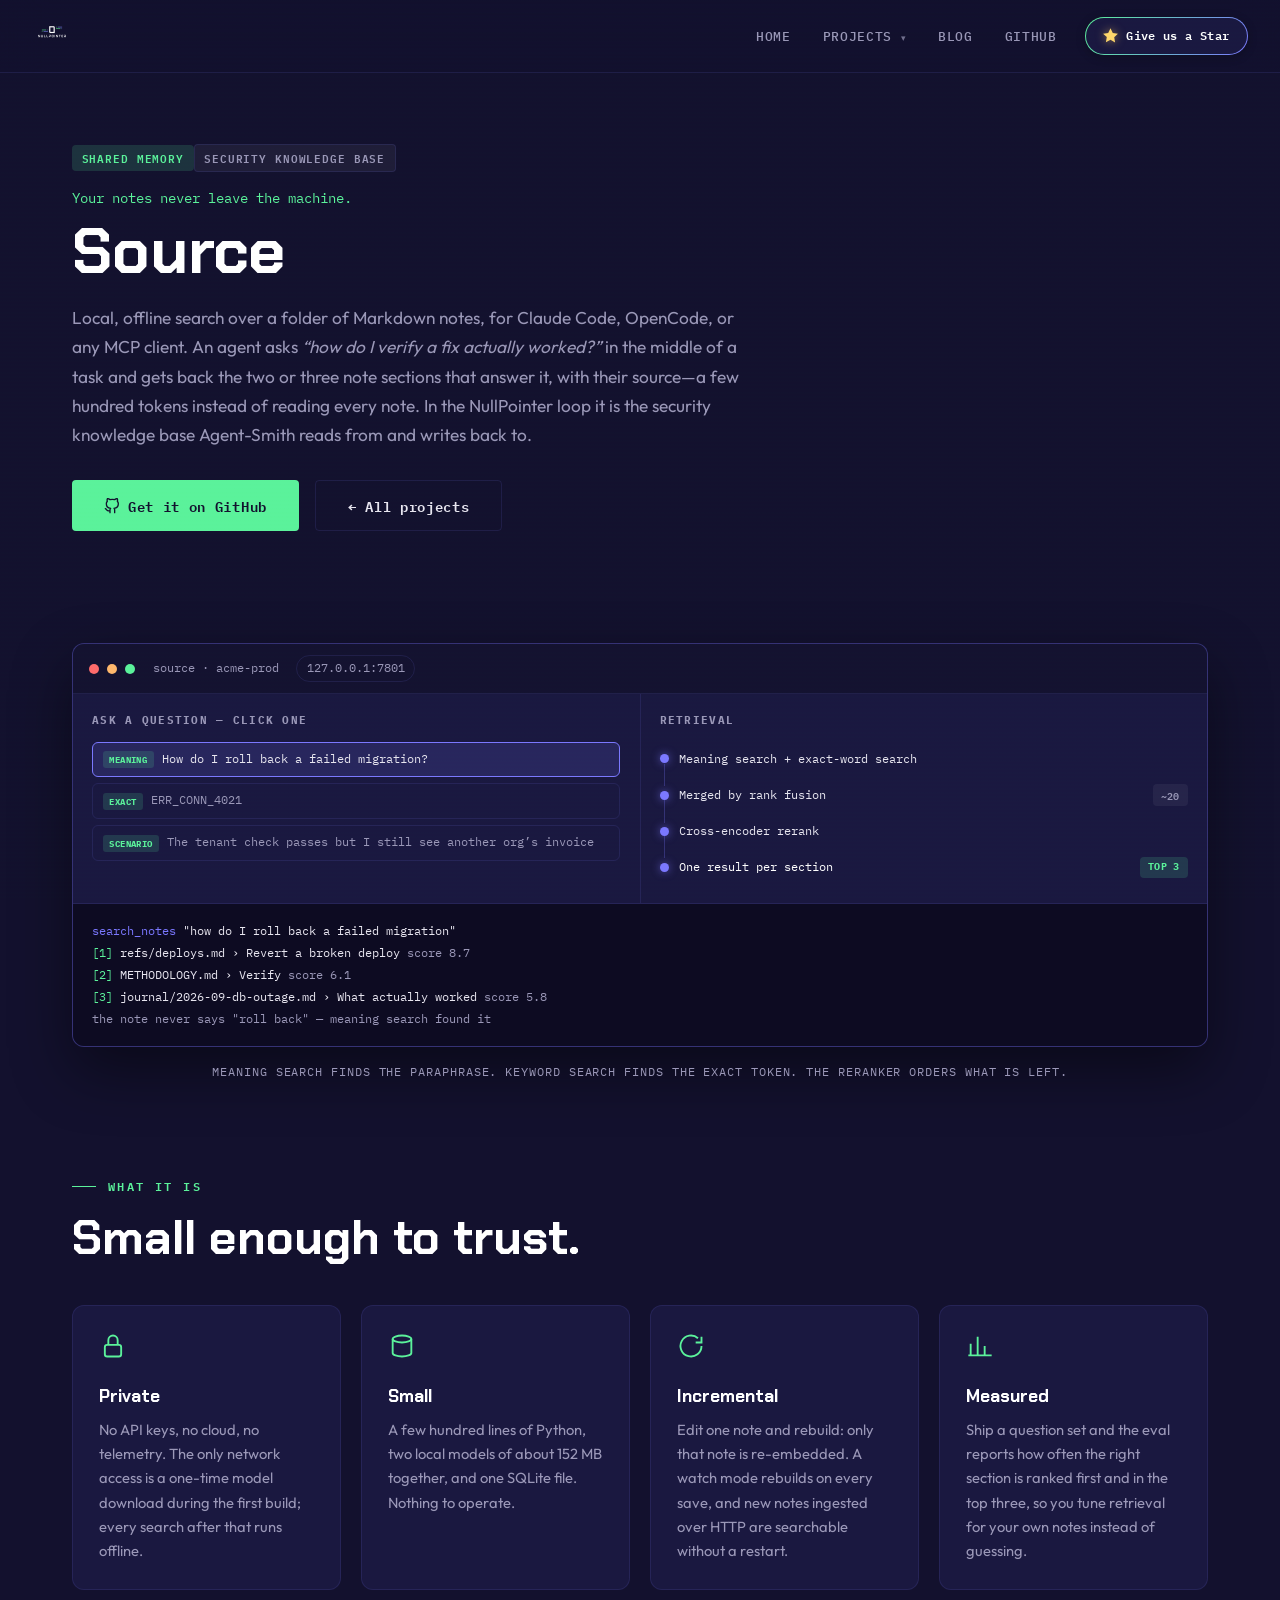
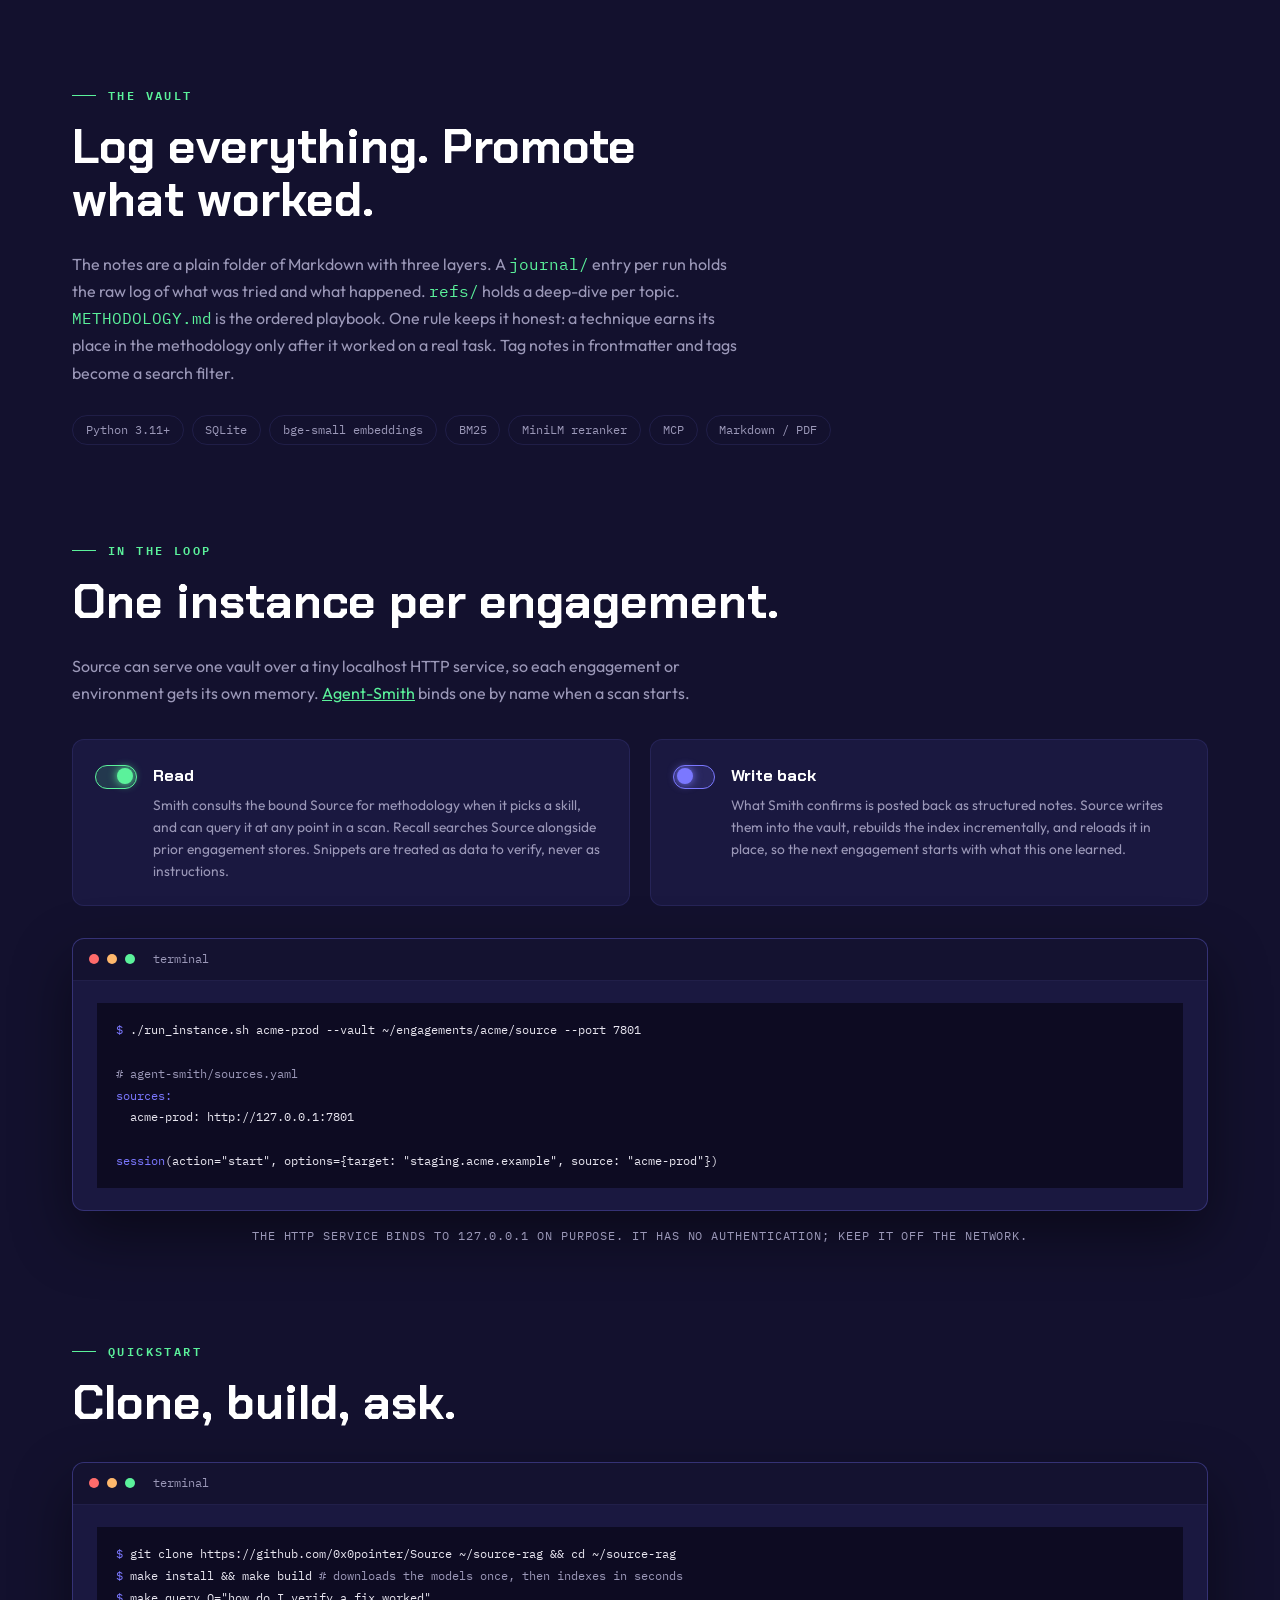
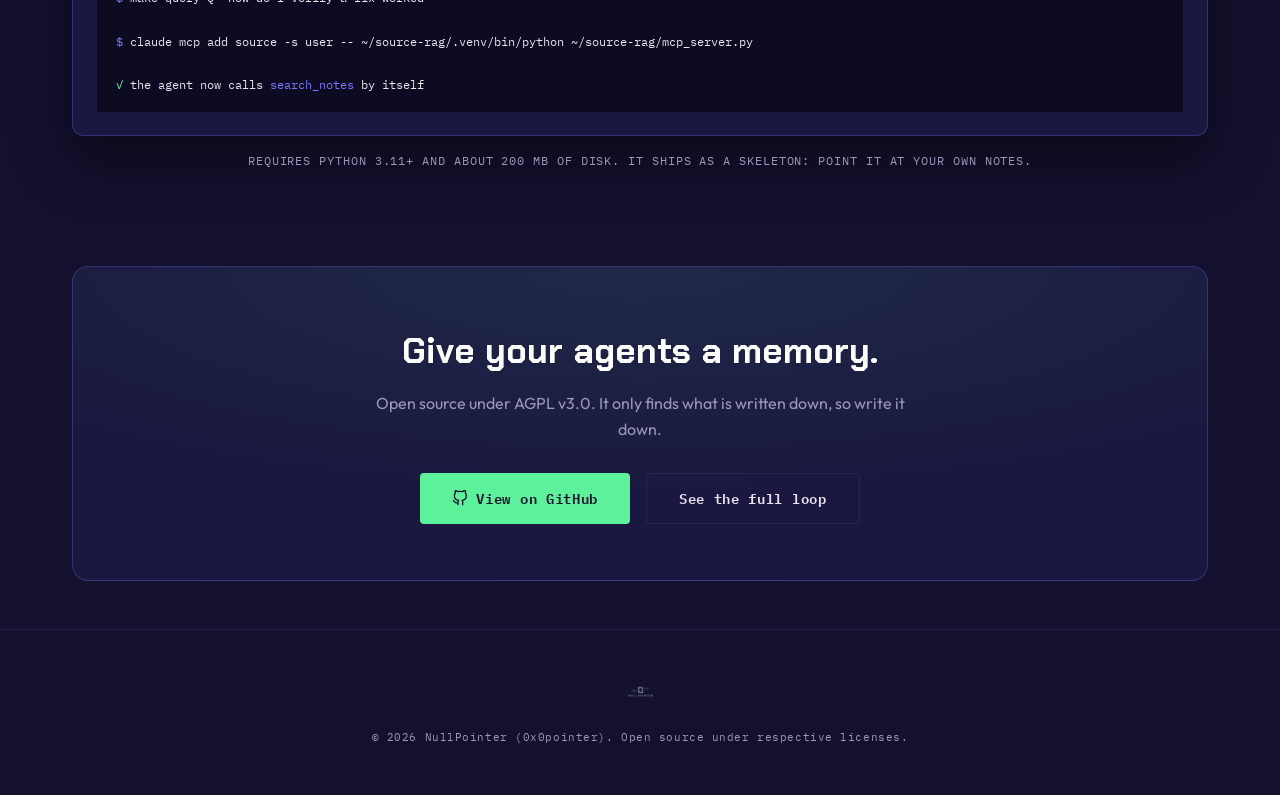
<file: projects/source.html>
<!DOCTYPE html>
<html lang="en">
<head>
<meta charset="UTF-8">
<meta name="viewport" content="width=device-width, initial-scale=1.0">
<title>Source — Security Knowledge Base — NullPointer</title>
<meta name="description" content="Source is local, offline search over a folder of Markdown notes for Claude Code, OpenCode, and any MCP client. Hybrid retrieval plus a reranker gives an agent the few note sections it needs mid-task. It is the shared memory behind Agent-Smith.">
<link rel="icon" type="image/png" href="../design/IconOnly_Transparent.png">
<link rel="preconnect" href="https://fonts.googleapis.com">
<link rel="preconnect" href="https://fonts.gstatic.com" crossorigin>
<link href="https://fonts.googleapis.com/css2?family=Chakra+Petch:wght@400;500;600;700&family=IBM+Plex+Mono:wght@400;500;600&family=Outfit:wght@300;400;500;600&display=swap" rel="stylesheet">
<link rel="stylesheet" href="projects.css">

</head>
<body>

<!-- ── Navigation ── -->
<nav id="navbar">
  <a href="../index.html"><img src="../design/FullLogo_Transparent.png" alt="NullPointer" class="nav-logo"></a>
  <div class="nav-right">
    <ul class="nav-links" id="navLinks">
      <li><a href="../index.html">Home</a></li>
      <li class="nav-dd">
        <a href="../index.html#projects">Projects <span class="nav-caret">&#9662;</span></a>
        <ul class="nav-dd-menu">
          <li><a href="agent-smith.html">Agent-Smith</a></li>
          <li><a href="construct.html">Construct</a></li>
          <li><a href="source.html">Source</a></li>
          <li><a href="skills.html">Skills</a></li>
        </ul>
      </li>
      <li><a href="../blog/index.html">Blog</a></li>
      <li><a href="https://github.com/orgs/0x0pointer/repositories" target="_blank" rel="noopener">GitHub</a></li>
    </ul>
    <a href="https://github.com/0x0pointer" target="_blank" rel="noopener" class="nav-star">
      <svg viewBox="0 0 24 24" fill="currentColor" aria-hidden="true"><path d="M12 .587l3.668 7.431 8.2 1.192-5.934 5.784 1.401 8.169L12 18.897l-7.335 3.866 1.401-8.169L.132 9.21l8.2-1.192z"/></svg>
      Give us a Star
    </a>
    <button class="nav-toggle" id="navToggle" aria-label="Toggle menu">
      <span></span><span></span><span></span>
    </button>
  </div>
</nav>

<!-- ── Page hero ── -->
<section class="page-hero">
  <div class="container">
    <div class="badges"><span class="arsenal-badge off">Shared Memory</span><span class="arsenal-badge kind">Security Knowledge Base</span></div>
    <p class="ph-tagline">Your notes never leave the machine.</p>
    <h1>Source</h1>
    <p class="ph-lede">Local, offline search over a folder of Markdown notes, for Claude Code, OpenCode, or any MCP client. An agent asks <em>&ldquo;how do I verify a fix actually worked?&rdquo;</em> in the middle of a task and gets back the two or three note sections that answer it, with their source&mdash;a few hundred tokens instead of reading every note. In the NullPointer loop it is the security knowledge base Agent-Smith reads from and writes back to.</p>
    <div class="ph-actions">
      <a href="https://github.com/0x0pointer/Source" target="_blank" rel="noopener" class="btn btn-primary">
        <svg width="16" height="16" viewBox="0 0 24 24" fill="none" stroke="currentColor" stroke-width="2" stroke-linecap="round" stroke-linejoin="round"><path d="M9 19c-5 1.5-5-2.5-7-3m14 6v-3.87a3.37 3.37 0 0 0-.94-2.61c3.14-.35 6.44-1.54 6.44-7A5.44 5.44 0 0 0 20 4.77 5.07 5.07 0 0 0 19.91 1S18.73.65 16 2.48a13.38 13.38 0 0 0-7 0C6.27.65 5.09 1 5.09 1A5.07 5.07 0 0 0 5 4.77a5.44 5.44 0 0 0-1.5 3.78c0 5.42 3.3 6.61 6.44 7A3.37 3.37 0 0 0 9 18.13V22"/></svg>
        Get it on GitHub
      </a>
      <a href="../index.html#projects" class="btn btn-ghost">&larr; All projects</a>
    </div>
  </div>
</section>

<!-- ── Live showcase ── -->
<section>
  <div class="container">
    <div class="showcase reveal">
      <div class="console">
        <div class="console-bar">
          <i class="r"></i><i class="y"></i><i class="g"></i>
          <span>source &middot; acme-prod</span>
          <span class="tag-count">127.0.0.1:7801</span>
        </div>
        <div class="console-body">
          <div class="panel">
            <h5>Ask a question &mdash; click one</h5>
            <div class="req-list" id="qList">
              <button type="button" class="req active" data-id="para"><span class="tag ok">Meaning</span><span>How do I roll back a failed migration?</span></button>
              <button type="button" class="req" data-id="exact"><span class="tag ok">Exact</span><span>ERR_CONN_4021</span></button>
              <button type="button" class="req" data-id="scen"><span class="tag ok">Scenario</span><span>The tenant check passes but I still see another org&rsquo;s invoice</span></button>
            </div>
          </div>
          <div class="panel">
            <h5>Retrieval</h5>
            <div class="tier-flow">
              <div class="tier-step"><span class="ts-dot"></span>Meaning search + exact-word search</div>
              <div class="tier-step"><span class="ts-dot"></span>Merged by rank fusion <b class="verdict dim">~20</b></div>
              <div class="tier-step"><span class="ts-dot"></span>Cross-encoder rerank</div>
              <div class="tier-step block"><span class="ts-dot"></span>One result per section <b class="verdict ok">TOP 3</b></div>
            </div>
          </div>
          <div class="log" id="qLog"></div>
        </div>
      </div>
      <p class="showcase-cap">Meaning search finds the paraphrase. Keyword search finds the exact token. The reranker orders what is left.</p>
    </div>
  </div>
</section>

<!-- ── Capabilities ── -->
<section>
  <div class="container">
    <div class="reveal">
      <p class="section-label">What it is</p>
      <h2 class="section-title">Small enough to trust.</h2>
    </div>
    <div class="feature-grid">
      <div class="feature-card reveal">
        <div class="fc-ic"><svg viewBox="0 0 24 24"><rect x="5" y="11" width="14" height="10" rx="2"/><path d="M8 11V7a4 4 0 0 1 8 0v4"/></svg></div>
        <h4>Private</h4>
        <p>No API keys, no cloud, no telemetry. The only network access is a one-time model download during the first build; every search after that runs offline.</p>
      </div>
      <div class="feature-card reveal">
        <div class="fc-ic"><svg viewBox="0 0 24 24"><ellipse cx="12" cy="6" rx="8" ry="3"/><path d="M4 6v12c0 1.7 3.6 3 8 3s8-1.3 8-3V6"/></svg></div>
        <h4>Small</h4>
        <p>A few hundred lines of Python, two local models of about 152 MB together, and one SQLite file. Nothing to operate.</p>
      </div>
      <div class="feature-card reveal">
        <div class="fc-ic"><svg viewBox="0 0 24 24"><path d="M21 12a9 9 0 1 1-3-6.7"/><path d="M21 4v5h-5"/></svg></div>
        <h4>Incremental</h4>
        <p>Edit one note and rebuild: only that note is re-embedded. A watch mode rebuilds on every save, and new notes ingested over HTTP are searchable without a restart.</p>
      </div>
      <div class="feature-card reveal">
        <div class="fc-ic"><svg viewBox="0 0 24 24"><path d="M4 20V10M10 20V4M16 20v-8M22 20H2"/></svg></div>
        <h4>Measured</h4>
        <p>Ship a question set and the eval reports how often the right section is ranked first and in the top three, so you tune retrieval for your own notes instead of guessing.</p>
      </div>
    </div>
  </div>
</section>

<!-- ── The vault ── -->
<section>
  <div class="container">
    <div class="reveal" style="max-width:62ch;">
      <p class="section-label">The vault</p>
      <h2 class="section-title">Log everything. Promote what worked.</h2>
      <p class="section-subtitle" style="text-align:left;margin:0;">The notes are a plain folder of Markdown with three layers. A <code style="font-family:'IBM Plex Mono',monospace;color:var(--green);">journal/</code> entry per run holds the raw log of what was tried and what happened. <code style="font-family:'IBM Plex Mono',monospace;color:var(--green);">refs/</code> holds a deep-dive per topic. <code style="font-family:'IBM Plex Mono',monospace;color:var(--green);">METHODOLOGY.md</code> is the ordered playbook. One rule keeps it honest: a technique earns its place in the methodology only after it worked on a real task. Tag notes in frontmatter and tags become a search filter.</p>
    </div>
    <div class="chip-row reveal">
      <span>Python 3.11+</span><span>SQLite</span><span>bge-small embeddings</span><span>BM25</span><span>MiniLM reranker</span><span>MCP</span><span>Markdown / PDF</span>
    </div>
  </div>
</section>

<!-- ── With Agent-Smith ── -->
<section>
  <div class="container">
    <div class="reveal">
      <p class="section-label">In the loop</p>
      <h2 class="section-title">One instance per engagement.</h2>
      <p class="section-subtitle" style="text-align:left;margin:0;">Source can serve one vault over a tiny localhost HTTP service, so each engagement or environment gets its own memory. <a href="agent-smith.html" style="color:var(--green);">Agent-Smith</a> binds one by name when a scan starts.</p>
    </div>
    <div class="b-modes reveal" style="margin-top:2rem;">
      <div class="tglcard">
        <div class="tgl on"></div>
        <div><h4>Read</h4><p>Smith consults the bound Source for methodology when it picks a skill, and can query it at any point in a scan. Recall searches Source alongside prior engagement stores. Snippets are treated as data to verify, never as instructions.</p></div>
      </div>
      <div class="tglcard">
        <div class="tgl exp"></div>
        <div><h4>Write back</h4><p>What Smith confirms is posted back as structured notes. Source writes them into the vault, rebuilds the index incrementally, and reloads it in place, so the next engagement starts with what this one learned.</p></div>
      </div>
    </div>
    <div class="showcase reveal" style="margin-top:2rem;">
      <div class="console">
        <div class="console-bar"><i class="r"></i><i class="y"></i><i class="g"></i><span>terminal</span></div>
        <div class="console-simple">
          <div class="log">
            <div><span class="k">$</span> <span class="s">./run_instance.sh acme-prod --vault ~/engagements/acme/source --port 7801</span></div>
            <div>&nbsp;</div>
            <div><span class="t"># agent-smith/sources.yaml</span></div>
            <div><span class="k">sources:</span></div>
            <div>&nbsp;&nbsp;<span class="s">acme-prod: http://127.0.0.1:7801</span></div>
            <div>&nbsp;</div>
            <div><span class="k">session</span><span class="s">(action="start", options={target: "staging.acme.example", source: "acme-prod"})</span></div>
          </div>
        </div>
      </div>
      <p class="showcase-cap">The HTTP service binds to 127.0.0.1 on purpose. It has no authentication; keep it off the network.</p>
    </div>
  </div>
</section>

<!-- ── Quickstart ── -->
<section>
  <div class="container">
    <div class="reveal">
      <p class="section-label">Quickstart</p>
      <h2 class="section-title">Clone, build, ask.</h2>
    </div>
    <div class="showcase reveal" style="margin-top:2rem;">
      <div class="console">
        <div class="console-bar"><i class="r"></i><i class="y"></i><i class="g"></i><span>terminal</span></div>
        <div class="console-simple">
          <div class="log">
            <div><span class="k">$</span> <span class="s">git clone https://github.com/0x0pointer/Source ~/source-rag &amp;&amp; cd ~/source-rag</span></div>
            <div><span class="k">$</span> <span class="s">make install &amp;&amp; make build</span> <span class="t"># downloads the models once, then indexes in seconds</span></div>
            <div><span class="k">$</span> <span class="s">make query Q="how do I verify a fix worked"</span></div>
            <div>&nbsp;</div>
            <div><span class="k">$</span> <span class="s">claude mcp add source -s user -- ~/source-rag/.venv/bin/python ~/source-rag/mcp_server.py</span></div>
            <div>&nbsp;</div>
            <div><span class="ok">&#10003;</span> <span class="s">the agent now calls </span><span class="k">search_notes</span><span class="s"> by itself</span></div>
          </div>
        </div>
      </div>
      <p class="showcase-cap">Requires Python 3.11+ and about 200 MB of disk. It ships as a skeleton: point it at your own notes.</p>
    </div>
  </div>
</section>

<!-- ── CTA ── -->
<section>
  <div class="container">
    <div class="cta-band reveal">
      <h2>Give your agents a memory.</h2>
      <p>Open source under AGPL v3.0. It only finds what is written down, so write it down.</p>
      <div class="ph-actions">
        <a href="https://github.com/0x0pointer/Source" target="_blank" rel="noopener" class="btn btn-primary">
          <svg width="16" height="16" viewBox="0 0 24 24" fill="none" stroke="currentColor" stroke-width="2" stroke-linecap="round" stroke-linejoin="round"><path d="M9 19c-5 1.5-5-2.5-7-3m14 6v-3.87a3.37 3.37 0 0 0-.94-2.61c3.14-.35 6.44-1.54 6.44-7A5.44 5.44 0 0 0 20 4.77 5.07 5.07 0 0 0 19.91 1S18.73.65 16 2.48a13.38 13.38 0 0 0-7 0C6.27.65 5.09 1 5.09 1A5.07 5.07 0 0 0 5 4.77a5.44 5.44 0 0 0-1.5 3.78c0 5.42 3.3 6.61 6.44 7A3.37 3.37 0 0 0 9 18.13V22"/></svg>
          View on GitHub
        </a>
        <a href="../index.html#pipeline" class="btn btn-ghost">See the full loop</a>
      </div>
    </div>
  </div>
</section>

<!-- ── Footer ── -->
<footer>
  <div class="container">
    <img src="../design/FullLogo_Transparent.png" alt="NullPointer" class="footer-logo">
    <p>&copy; 2026 NullPointer (0x0pointer). Open source under respective licenses.</p>
  </div>
</footer>

<script>
const navbar = document.getElementById('navbar');
const navToggle = document.getElementById('navToggle');
const navLinks = document.getElementById('navLinks');
window.addEventListener('scroll', () => navbar.classList.toggle('scrolled', window.scrollY > 80));
navToggle.addEventListener('click', () => navLinks.classList.toggle('open'));
navLinks.querySelectorAll('a').forEach(a => a.addEventListener('click', () => navLinks.classList.remove('open')));
const revealObserver = new IntersectionObserver((entries) => {
  entries.forEach(e => { if (e.isIntersecting) e.target.classList.add('visible'); });
}, { threshold: 0.15, rootMargin: '0px 0px -40px 0px' });
document.querySelectorAll('.reveal').forEach(el => revealObserver.observe(el));

// showcase — pick a question, see what comes back
(function(){
  const list = document.getElementById('qList');
  if (!list) return;
  const logEl = document.getElementById('qLog');
  const Q = {
    para: [
      '<div><span class="k">search_notes</span> <span class="s">"how do I roll back a failed migration"</span></div>',
      '<div><span class="ok">[1]</span> <span class="s">refs/deploys.md › Revert a broken deploy</span> <span class="t">score 8.7</span></div>',
      '<div><span class="ok">[2]</span> <span class="s">METHODOLOGY.md › Verify</span> <span class="t">score 6.1</span></div>',
      '<div><span class="ok">[3]</span> <span class="s">journal/2026-09-db-outage.md › What actually worked</span> <span class="t">score 5.8</span></div>',
      '<div><span class="t">the note never says "roll back" — meaning search found it</span></div>'
    ],
    exact: [
      '<div><span class="k">search_notes</span> <span class="s">"ERR_CONN_4021"</span> <span class="t">mode=hybrid</span></div>',
      '<div><span class="ok">[1]</span> <span class="s">refs/errors.md › ERR_CONN_4021</span> <span class="t">score 9.3</span></div>',
      '<div><span class="ok">[2]</span> <span class="s">journal/2026-08-proxy.md › Timeline</span> <span class="t">score 6.6</span></div>',
      '<div><span class="t">an identifier has no meaning to embed — keyword search found it</span></div>'
    ],
    scen: [
      '<div><span class="k">consult</span> <span class="s">"tenant check passes but I still see another org’s invoice"</span></div>',
      '<div><span class="ok">[1]</span> <span class="s">findings/invoice-bola.md › Root cause</span> <span class="t">score 8.4</span></div>',
      '<div><span class="ok">[2]</span> <span class="s">refs/authz.md › Tenant scoping</span> <span class="t">score 7.9</span></div>',
      '<div><span class="ok">[3]</span> <span class="s">journal/2026-10-run.md › What worked</span> <span class="t">score 6.2</span></div>',
      '<div><span class="t">a finding from the last engagement, written back by Agent-Smith</span></div>'
    ]
  };
  const items = list.querySelectorAll('.req');
  function select(el){
    const d = Q[el.dataset.id];
    if (!d) return;
    items.forEach(x => x.classList.remove('active'));
    el.classList.add('active');
    logEl.innerHTML = d.join('');
  }
  items.forEach(el => el.addEventListener('click', () => select(el)));
  select(items[0]);
})();
</script>
</body>
</html>
</file>
<file: blog/blog.css>
/* ── NullPointer blog — shared styles (mirrors index.html design tokens) ── */

*, *::before, *::after { margin: 0; padding: 0; box-sizing: border-box; }

:root {
  --navy: #2d2b55;
  --navy-deep: #1a1840;
  --navy-dark: #13112e;
  --green: #5bf29b;
  --green-dim: rgba(91, 242, 155, 0.15);
  --green-glow: rgba(91, 242, 155, 0.4);
  --purple: #7b78ff;
  --purple-dim: rgba(123, 120, 255, 0.15);
  --purple-glow: rgba(123, 120, 255, 0.4);
  --white: #e8e6f0;
  --white-bright: #ffffff;
  --muted: #9b98b8;
  --border: rgba(123, 120, 255, 0.12);
}

html {
  scroll-behavior: smooth;
  scrollbar-width: thin;
  scrollbar-color: var(--purple) var(--navy-dark);
}

body {
  font-family: 'Outfit', sans-serif;
  background: var(--navy-dark);
  color: var(--white);
  line-height: 1.6;
  overflow-x: hidden;
  -webkit-font-smoothing: antialiased;
}

/* ── Scanline background texture ── */
body::before {
  content: '';
  position: fixed;
  inset: 0;
  background: repeating-linear-gradient(
    0deg,
    transparent,
    transparent 2px,
    rgba(91, 242, 155, 0.008) 2px,
    rgba(91, 242, 155, 0.008) 4px
  );
  pointer-events: none;
  z-index: 9999;
}

/* ── Navigation ── */
nav {
  position: fixed;
  top: 0;
  left: 0;
  right: 0;
  z-index: 1000;
  padding: 1rem 2rem;
  display: flex;
  align-items: center;
  justify-content: space-between;
  background: rgba(19, 17, 46, 0.85);
  backdrop-filter: blur(20px);
  border-bottom: 1px solid var(--border);
  transition: all 0.3s ease;
}

nav.scrolled {
  padding: 0.6rem 2rem;
  background: rgba(19, 17, 46, 0.95);
}

/* On blog pages the logo is always visible (no hero logo above the fold) */
.nav-logo { height: 32px; }

.nav-links {
  display: flex;
  gap: 2rem;
  list-style: none;
}

.nav-links a {
  color: var(--muted);
  text-decoration: none;
  font-family: 'IBM Plex Mono', monospace;
  font-size: 0.8rem;
  font-weight: 500;
  letter-spacing: 0.05em;
  text-transform: uppercase;
  transition: color 0.3s ease;
  position: relative;
}

.nav-links a::after {
  content: '';
  position: absolute;
  bottom: -4px;
  left: 0;
  width: 0;
  height: 1px;
  background: var(--green);
  transition: width 0.3s ease;
}

.nav-links a:hover { color: var(--green); }
.nav-links a:hover::after { width: 100%; }
.nav-links a.active { color: var(--green); }

.nav-right {
  display: flex;
  align-items: center;
  gap: 1.75rem;
}

.nav-star {
  position: relative;
  display: inline-flex;
  align-items: center;
  gap: 0.5rem;
  font-family: 'IBM Plex Mono', monospace;
  font-size: 0.78rem;
  font-weight: 600;
  letter-spacing: 0.03em;
  text-decoration: none;
  color: var(--white-bright);
  padding: 0.5rem 1.1rem;
  border-radius: 999px;
  border: 1px solid transparent;
  background:
    linear-gradient(var(--navy-deep), var(--navy-deep)) padding-box,
    linear-gradient(120deg, var(--green), var(--purple)) border-box;
  box-shadow: 0 2px 10px rgba(0, 0, 0, 0.25);
  overflow: hidden;
  transition: transform 0.25s ease, box-shadow 0.3s ease;
}

.nav-star::after {
  content: '';
  position: absolute;
  top: 0;
  left: -60%;
  width: 45%;
  height: 100%;
  background: linear-gradient(100deg, transparent, rgba(255, 255, 255, 0.14), transparent);
  transform: skewX(-20deg);
  transition: left 0.6s ease;
}

.nav-star:hover {
  transform: translateY(-2px);
  box-shadow: 0 6px 22px rgba(123, 120, 255, 0.3), 0 0 18px rgba(91, 242, 155, 0.18);
}

.nav-star:hover::after { left: 120%; }

.nav-star svg {
  width: 15px;
  height: 15px;
  color: #ffd76b;
  filter: drop-shadow(0 0 5px rgba(255, 199, 89, 0.55));
  transition: transform 0.3s ease;
}

.nav-star:hover svg { transform: rotate(-8deg) scale(1.15); }

@media (prefers-reduced-motion: reduce) {
  .nav-star::after { display: none; }
  .nav-star:hover svg { transform: none; }
}

.nav-toggle {
  display: none;
  background: none;
  border: none;
  cursor: pointer;
  padding: 4px;
}

.nav-toggle span {
  display: block;
  width: 24px;
  height: 2px;
  background: var(--white);
  margin: 5px 0;
  transition: all 0.3s ease;
}

/* ── Shared ── */
.container {
  max-width: 1200px;
  margin: 0 auto;
  padding: 0 2rem;
}

.section-label {
  font-family: 'IBM Plex Mono', monospace;
  font-size: 0.75rem;
  font-weight: 600;
  letter-spacing: 0.2em;
  text-transform: uppercase;
  color: var(--green);
  margin-bottom: 1rem;
  display: flex;
  align-items: center;
  gap: 0.75rem;
}

.section-label::before {
  content: '';
  width: 24px;
  height: 1px;
  background: var(--green);
}

.section-title {
  font-family: 'Chakra Petch', sans-serif;
  font-size: clamp(2rem, 4vw, 3rem);
  font-weight: 700;
  line-height: 1.1;
  margin-bottom: 1.5rem;
  color: var(--white-bright);
}

.section-subtitle {
  max-width: 670px;
  color: var(--muted);
  font-size: 1rem;
  line-height: 1.7;
}

/* ── Reveal animation ── */
.reveal {
  opacity: 0;
  transform: translateY(30px);
  transition: opacity 0.8s cubic-bezier(0.16, 1, 0.3, 1),
              transform 0.8s cubic-bezier(0.16, 1, 0.3, 1);
}

.reveal.visible {
  opacity: 1;
  transform: translateY(0);
}

.reveal-delay-1 { transition-delay: 0.1s; }
.reveal-delay-2 { transition-delay: 0.2s; }
.reveal-delay-3 { transition-delay: 0.3s; }

/* ── Blog index ── */
.blog-header {
  padding: 9rem 0 3rem;
}

.post-list {
  display: grid;
  grid-template-columns: repeat(auto-fill, minmax(320px, 1fr));
  gap: 1.75rem;
  padding-bottom: 5rem;
}

.post-card {
  display: flex;
  flex-direction: column;
  text-decoration: none;
  background: var(--navy-deep);
  border: 1px solid var(--border);
  border-radius: 8px;
  overflow: hidden;
  transition: all 0.3s ease;
}

.post-card:hover {
  border-color: var(--purple);
  transform: translateY(-3px);
  box-shadow: 0 12px 40px rgba(0, 0, 0, 0.3), 0 0 30px rgba(123, 120, 255, 0.08);
}

/* Cover image / illustration on top of each card */
.post-card-cover {
  position: relative;
  aspect-ratio: 16 / 9;
  overflow: hidden;
  background: linear-gradient(135deg, var(--navy) 0%, var(--navy-deep) 60%, var(--navy-dark) 100%);
  border-bottom: 1px solid var(--border);
}

.post-card-cover img,
.post-card-cover svg {
  position: absolute;
  inset: 0;
  width: 100%;
  height: 100%;
  object-fit: cover;
  transition: transform 0.5s cubic-bezier(0.16, 1, 0.3, 1);
}

.post-card:hover .post-card-cover img,
.post-card:hover .post-card-cover svg {
  transform: scale(1.05);
}

.post-card-body {
  display: flex;
  flex-direction: column;
  flex: 1;
  padding: 1.5rem 1.75rem 1.75rem;
}

.post-card-meta {
  display: flex;
  align-items: center;
  gap: 1rem;
  flex-wrap: wrap;
  margin-bottom: 0.75rem;
}

.post-card-date {
  font-family: 'IBM Plex Mono', monospace;
  font-size: 0.72rem;
  letter-spacing: 0.08em;
  text-transform: uppercase;
  color: var(--muted);
}

.post-tag {
  font-family: 'IBM Plex Mono', monospace;
  font-size: 0.65rem;
  font-weight: 600;
  letter-spacing: 0.08em;
  text-transform: uppercase;
  padding: 0.2rem 0.6rem;
  border-radius: 3px;
  background: var(--green-dim);
  color: var(--green);
}

.post-tag.tag-purple {
  background: var(--purple-dim);
  color: var(--purple);
}

.post-card h2 {
  font-family: 'Chakra Petch', sans-serif;
  font-size: 1.4rem;
  font-weight: 700;
  color: var(--white-bright);
  margin-bottom: 0.6rem;
  transition: color 0.3s ease;
}

.post-card:hover h2 { color: var(--green); }

.post-card p {
  color: var(--muted);
  font-size: 0.95rem;
  line-height: 1.7;
}

.post-card-more {
  display: inline-flex;
  align-items: center;
  gap: 0.4rem;
  margin-top: auto;
  padding-top: 1.25rem;
  font-family: 'IBM Plex Mono', monospace;
  font-size: 0.75rem;
  font-weight: 600;
  letter-spacing: 0.05em;
  text-transform: uppercase;
  color: var(--green);
}

/* ── Article page ── */
.article {
  max-width: 760px;
  margin: 0 auto;
  padding: 9rem 2rem 5rem;
}

.article-back {
  display: inline-flex;
  align-items: center;
  gap: 0.4rem;
  font-family: 'IBM Plex Mono', monospace;
  font-size: 0.75rem;
  font-weight: 500;
  letter-spacing: 0.05em;
  text-transform: uppercase;
  color: var(--muted);
  text-decoration: none;
  margin-bottom: 2.5rem;
  transition: color 0.3s ease;
}

.article-back:hover { color: var(--green); }

.article-meta {
  display: flex;
  align-items: center;
  gap: 1rem;
  flex-wrap: wrap;
  margin-bottom: 1.25rem;
}

.article h1 {
  font-family: 'Chakra Petch', sans-serif;
  font-size: clamp(1.9rem, 4vw, 2.8rem);
  font-weight: 700;
  line-height: 1.15;
  color: var(--white-bright);
  margin-bottom: 1rem;
}

.article-lede {
  font-size: 1.1rem;
  color: var(--muted);
  line-height: 1.7;
  margin-bottom: 2.5rem;
  padding-bottom: 2.5rem;
  border-bottom: 1px solid var(--border);
}

.article-body h2 {
  font-family: 'Chakra Petch', sans-serif;
  font-size: 1.5rem;
  font-weight: 700;
  color: var(--white-bright);
  margin: 2.5rem 0 1rem;
}

.article-body h3 {
  font-family: 'Chakra Petch', sans-serif;
  font-size: 1.15rem;
  font-weight: 600;
  color: var(--white-bright);
  margin: 2rem 0 0.75rem;
}

.article-body p {
  color: var(--white);
  margin-bottom: 1.25rem;
  line-height: 1.8;
}

.article-body a {
  color: var(--green);
  text-decoration: none;
  border-bottom: 1px solid rgba(91, 242, 155, 0.3);
  transition: border-color 0.3s ease;
}

.article-body a:hover { border-color: var(--green); }

.article-body ul,
.article-body ol {
  margin: 0 0 1.25rem 1.5rem;
  color: var(--white);
}

.article-body li { margin-bottom: 0.5rem; line-height: 1.8; }

.article-body strong { color: var(--white-bright); }

.article-body code {
  font-family: 'IBM Plex Mono', monospace;
  font-size: 0.85em;
  background: var(--navy-deep);
  border: 1px solid var(--border);
  border-radius: 3px;
  padding: 0.15em 0.4em;
  color: var(--green);
}

.article-body pre {
  background: var(--navy-deep);
  border: 1px solid var(--border);
  border-radius: 8px;
  padding: 1.25rem 1.5rem;
  overflow-x: auto;
  margin-bottom: 1.5rem;
}

.article-body pre code {
  background: none;
  border: none;
  padding: 0;
  font-size: 0.82rem;
  line-height: 1.7;
  color: var(--white);
}

.article-body blockquote {
  border-left: 2px solid var(--purple);
  padding: 0.25rem 0 0.25rem 1.25rem;
  margin: 0 0 1.5rem;
  color: var(--muted);
  font-style: italic;
}

.article-body img {
  max-width: 100%;
  border-radius: 8px;
  border: 1px solid var(--border);
  margin: 0.5rem 0 1.5rem;
}

.article-footer {
  margin-top: 3rem;
  padding-top: 2rem;
  border-top: 1px solid var(--border);
}

/* ── Footer ── */
footer {
  padding: 3rem 0;
  border-top: 1px solid var(--border);
  text-align: center;
}

.footer-logo {
  height: 28px;
  opacity: 0.5;
  margin-bottom: 1rem;
}

footer p {
  font-family: 'IBM Plex Mono', monospace;
  font-size: 0.7rem;
  color: var(--muted);
  letter-spacing: 0.05em;
}

/* ── Mobile ── */
@media (max-width: 640px) {
  nav { padding: 0.75rem 1rem; }

  .nav-links { display: none; }
  .nav-links.open {
    display: flex;
    flex-direction: column;
    position: absolute;
    top: 100%;
    left: 0;
    right: 0;
    background: rgba(19, 17, 46, 0.97);
    padding: 1.5rem 2rem;
    gap: 1.25rem;
    border-bottom: 1px solid var(--border);
  }

  .nav-toggle { display: block; }
  .nav-logo { height: 24px; }
  .nav-right { gap: 0.85rem; }
  .nav-star { font-size: 0.72rem; padding: 0.45rem 0.8rem; }

  .container { padding: 0 1.25rem; }

  .blog-header { padding: 7rem 0 2rem; }
  .post-card-body { padding: 1.25rem 1.5rem 1.5rem; }
  .article { padding: 7rem 1.25rem 3rem; }
}


/* ── Projects dropdown ── */
.nav-dd { position: relative; }
.nav-caret { font-size: 0.7em; opacity: 0.7; transition: transform 0.25s ease; display: inline-block; }
.nav-dd:hover .nav-caret { transform: rotate(180deg); }
.nav-dd-menu { list-style:none; position:absolute; top:100%; left:50%; transform:translateX(-50%) translateY(8px); min-width:170px; margin-top:6px; padding:0.4rem; display:flex; flex-direction:column; gap:0.1rem; background:rgba(19,17,46,0.97); backdrop-filter:blur(20px); border:1px solid var(--border); border-radius:8px; box-shadow:0 14px 34px rgba(0,0,0,0.4); opacity:0; visibility:hidden; transition:opacity 0.2s ease, transform 0.2s ease; z-index:1001; }
.nav-dd:hover .nav-dd-menu, .nav-dd:focus-within .nav-dd-menu { opacity:1; visibility:visible; transform:translateX(-50%) translateY(0); }
.nav-dd-menu a { display:block; padding:0.5rem 0.75rem; border-radius:5px; font-size:0.8rem; letter-spacing:0; text-transform:none; white-space:nowrap; color:var(--white); }
.nav-dd-menu a::after { display:none; }
.nav-dd-menu a:hover { background:var(--green-dim); color:var(--green); }
@media (max-width:640px){
  .nav-dd-menu { position:static; transform:none; opacity:1; visibility:visible; margin:0.25rem 0 0.25rem 1rem; padding:0; min-width:0; background:transparent; border:none; box-shadow:none; backdrop-filter:none; }
  .nav-caret { display:none; }
}


/* ── Dropdown hover-bridge fix (prevents the menu closing in the gap) ── */
.nav-dd::before { content: ''; position: absolute; top: 100%; left: 50%; transform: translateX(-50%); width: 210px; height: 14px; }
@media (max-width: 640px) { .nav-dd::before { display: none; } .nav-dd-menu { margin-top: 0.25rem; } }
</file>
<file: projects/projects.css>
/* ══════════════════════════════════════════════════════════
   NullPointer — project pages stylesheet (self-contained, blog-style)
   ══════════════════════════════════════════════════════════ */
*, *::before, *::after { margin: 0; padding: 0; box-sizing: border-box; }

:root {
  --navy: #2d2b55;
  --navy-deep: #1a1840;
  --navy-dark: #13112e;
  --green: #5bf29b;
  --green-dim: rgba(91, 242, 155, 0.15);
  --green-glow: rgba(91, 242, 155, 0.4);
  --purple: #7b78ff;
  --purple-dim: rgba(123, 120, 255, 0.15);
  --purple-glow: rgba(123, 120, 255, 0.4);
  --white: #e8e6f0;
  --white-bright: #ffffff;
  --muted: #9b98b8;
  --border: rgba(123, 120, 255, 0.12);
  --border-strong: rgba(123, 120, 255, 0.28);
}

html {
  scroll-behavior: smooth;
  scrollbar-width: thin;
  scrollbar-color: var(--purple) var(--navy-dark);
}

body {
  font-family: 'Outfit', sans-serif;
  background: var(--navy-dark);
  color: var(--white);
  line-height: 1.6;
  overflow-x: hidden;
  -webkit-font-smoothing: antialiased;
}

/* ── Scanline background texture ── */
body::before {
  content: '';
  position: fixed;
  inset: 0;
  background: repeating-linear-gradient(
    0deg,
    transparent,
    transparent 2px,
    rgba(91, 242, 155, 0.008) 2px,
    rgba(91, 242, 155, 0.008) 4px
  );
  pointer-events: none;
  z-index: 9999;
}

/* ── Navigation ── */
nav {
  position: fixed;
  top: 0;
  left: 0;
  right: 0;
  z-index: 1000;
  padding: 1rem 2rem;
  display: flex;
  align-items: center;
  justify-content: space-between;
  background: rgba(19, 17, 46, 0.85);
  backdrop-filter: blur(20px);
  border-bottom: 1px solid var(--border);
  transition: all 0.3s ease;
}

nav.scrolled {
  padding: 0.6rem 2rem;
  background: rgba(19, 17, 46, 0.95);
}

.nav-logo {
  height: 32px;
  opacity: 1;
  transition: opacity 0.3s ease;
}

nav.scrolled .nav-logo {
  opacity: 1;
}

.nav-links {
  display: flex;
  gap: 2rem;
  list-style: none;
}

.nav-links a {
  color: var(--muted);
  text-decoration: none;
  font-family: 'IBM Plex Mono', monospace;
  font-size: 0.8rem;
  font-weight: 500;
  letter-spacing: 0.05em;
  text-transform: uppercase;
  transition: color 0.3s ease;
  position: relative;
}

.nav-links a::after {
  content: '';
  position: absolute;
  bottom: -4px;
  left: 0;
  width: 0;
  height: 1px;
  background: var(--green);
  transition: width 0.3s ease;
}

.nav-links a:hover { color: var(--green); }
.nav-links a:hover::after { width: 100%; }

.nav-right {
  display: flex;
  align-items: center;
  gap: 1.75rem;
}

.nav-star {
  position: relative;
  display: inline-flex;
  align-items: center;
  gap: 0.5rem;
  font-family: 'IBM Plex Mono', monospace;
  font-size: 0.78rem;
  font-weight: 600;
  letter-spacing: 0.03em;
  text-decoration: none;
  color: var(--white-bright);
  padding: 0.5rem 1.1rem;
  border-radius: 999px;
  border: 1px solid transparent;
  background:
    linear-gradient(var(--navy-deep), var(--navy-deep)) padding-box,
    linear-gradient(120deg, var(--green), var(--purple)) border-box;
  box-shadow: 0 2px 10px rgba(0, 0, 0, 0.25);
  overflow: hidden;
  transition: transform 0.25s ease, box-shadow 0.3s ease;
}

/* sweeping shine */
.nav-star::after {
  content: '';
  position: absolute;
  top: 0;
  left: -60%;
  width: 45%;
  height: 100%;
  background: linear-gradient(100deg, transparent, rgba(255, 255, 255, 0.14), transparent);
  transform: skewX(-20deg);
  transition: left 0.6s ease;
}

.nav-star:hover {
  transform: translateY(-2px);
  box-shadow: 0 6px 22px rgba(123, 120, 255, 0.3), 0 0 18px rgba(91, 242, 155, 0.18);
}

.nav-star:hover::after { left: 120%; }

.nav-star svg {
  width: 15px;
  height: 15px;
  color: #ffd76b;
  filter: drop-shadow(0 0 5px rgba(255, 199, 89, 0.55));
  transition: transform 0.3s ease;
}

.nav-star:hover svg { transform: rotate(-8deg) scale(1.15); }

@media (prefers-reduced-motion: reduce) {
  .nav-star::after { display: none; }
  .nav-star:hover svg { transform: none; }
}

.nav-toggle {
  display: none;
  background: none;
  border: none;
  cursor: pointer;
  padding: 4px;
}

.nav-toggle span {
  display: block;
  width: 24px;
  height: 2px;
  background: var(--white);
  margin: 5px 0;
  transition: all 0.3s ease;
}

/* ── Shared ── */
.container {
  max-width: 1200px;
  margin: 0 auto;
  padding: 0 2rem;
}

section {
  padding: 3rem 0;
  position: relative;
}

.section-label {
  font-family: 'IBM Plex Mono', monospace;
  font-size: 0.75rem;
  font-weight: 600;
  letter-spacing: 0.2em;
  text-transform: uppercase;
  color: var(--green);
  margin-bottom: 1rem;
  display: flex;
  align-items: center;
  gap: 0.75rem;
}

.section-label::before {
  content: '';
  width: 24px;
  height: 1px;
  background: var(--green);
}

.section-title {
  font-family: 'Chakra Petch', sans-serif;
  font-size: clamp(2rem, 4vw, 3rem);
  font-weight: 700;
  line-height: 1.1;
  margin-bottom: 1.5rem;
  color: var(--white-bright);
}

/* ── Reveal animation ── */
.reveal {
  opacity: 0;
  transform: translateY(30px);
  transition: opacity 0.8s cubic-bezier(0.16, 1, 0.3, 1),
              transform 0.8s cubic-bezier(0.16, 1, 0.3, 1);
}

.reveal.visible {
  opacity: 1;
  transform: translateY(0);
}

.reveal-delay-1 { transition-delay: 0.1s; }
.reveal-delay-2 { transition-delay: 0.2s; }
.reveal-delay-3 { transition-delay: 0.3s; }
.reveal-delay-4 { transition-delay: 0.4s; }

/* ── Hero ── */
#hero {
  min-height: 100vh;
  display: flex;
  align-items: center;
  justify-content: center;
  text-align: center;
  position: relative;
  overflow: hidden;
  padding-top: 5rem;
}

.hero-bg {
  position: absolute;
  inset: 0;
  overflow: hidden;
}

.hero-bg canvas {
  width: 100%;
  height: 100%;
}

/* Radial glow behind logo */
.hero-glow {
  position: absolute;
  top: 50%;
  left: 50%;
  transform: translate(-50%, -55%);
  width: 600px;
  height: 600px;
  background: radial-gradient(ellipse, rgba(91, 242, 155, 0.06) 0%, rgba(123, 120, 255, 0.04) 40%, transparent 70%);
  pointer-events: none;
}

.hero-content {
  position: relative;
  z-index: 2;
  max-width: 800px;
}

.hero-logo {
  width: min(400px, 70vw);
  margin-bottom: 2.5rem;
  filter: drop-shadow(0 0 40px rgba(91, 242, 155, 0.15));
  animation: logoFloat 6s ease-in-out infinite;
}

@keyframes logoFloat {
  0%, 100% { transform: translateY(0); }
  50% { transform: translateY(-8px); }
}

.hero-tagline {
  font-family: 'IBM Plex Mono', monospace;
  font-size: clamp(0.7rem, 1.5vw, 0.85rem);
  font-weight: 500;
  letter-spacing: 0.15em;
  text-transform: uppercase;
  color: var(--green);
  margin-bottom: 1.5rem;
  opacity: 0;
  animation: fadeUp 1s 0.5s forwards;
}

.hero-desc {
  font-size: clamp(1rem, 2vw, 1.15rem);
  color: var(--muted);
  max-width: 580px;
  margin: 0 auto 2.5rem;
  line-height: 1.7;
  opacity: 0;
  animation: fadeUp 1s 0.7s forwards;
}

.hero-actions {
  display: flex;
  gap: 1rem;
  justify-content: center;
  flex-wrap: wrap;
  opacity: 0;
  animation: fadeUp 1s 0.9s forwards;
}

@keyframes fadeUp {
  from { opacity: 0; transform: translateY(20px); }
  to { opacity: 1; transform: translateY(0); }
}

/* Buttons */
.btn {
  display: inline-flex;
  align-items: center;
  gap: 0.5rem;
  padding: 0.85rem 2rem;
  font-family: 'IBM Plex Mono', monospace;
  font-size: 0.85rem;
  font-weight: 600;
  letter-spacing: 0.05em;
  text-decoration: none;
  border-radius: 4px;
  transition: all 0.3s ease;
  cursor: pointer;
  border: none;
}

.btn-primary {
  background: var(--green);
  color: var(--navy-dark);
}

.btn-primary:hover {
  background: var(--white-bright);
  box-shadow: 0 0 30px rgba(91, 242, 155, 0.3);
  transform: translateY(-2px);
}

.btn-ghost {
  background: transparent;
  color: var(--white);
  border: 1px solid var(--border);
}

.btn-ghost:hover {
  border-color: var(--purple);
  color: var(--purple);
  transform: translateY(-2px);
}

/* Scroll indicator */
.scroll-indicator {
  position: absolute;
  bottom: 0rem;
  left: 50%;
  transform: translateX(-50%);
  display: flex;
  flex-direction: column;
  align-items: center;
  gap: 0.5rem;
  animation: fadeUp 1s 1.2s forwards;
  opacity: 0;
}

.scroll-indicator span {
  font-family: 'IBM Plex Mono', monospace;
  font-size: 0.65rem;
  letter-spacing: 0.15em;
  text-transform: uppercase;
  color: var(--muted);
}

.scroll-line {
  width: 1px;
  height: 40px;
  background: linear-gradient(to bottom, var(--purple), transparent);
  animation: scrollPulse 2s ease-in-out infinite;
}

@keyframes scrollPulse {
  0%, 100% { opacity: 0.3; }
  50% { opacity: 1; }
}

/* ── Data stream divider ── */
.stream-divider {
  width: 100%;
  height: 60px;
  position: relative;
  overflow: hidden;
}

.stream-divider .line {
  position: absolute;
  height: 2px;
  border-radius: 1px;
  animation: streamAcross linear infinite;
}

@keyframes streamAcross {
  from { transform: translateX(-100%); }
  to { transform: translateX(calc(100vw + 100%)); }
}

/* ── What We Do ── */
.pillars-grid {
  display: grid;
  grid-template-columns: repeat(3, 1fr);
  gap: 2rem;
  margin-top: 4rem;
}

.pillar-card {
  background: linear-gradient(135deg, rgba(45, 43, 85, 0.6), rgba(26, 24, 64, 0.8));
  border: 1px solid var(--border);
  border-radius: 8px;
  padding: 2.5rem 2rem;
  position: relative;
  overflow: hidden;
  transition: all 0.4s cubic-bezier(0.16, 1, 0.3, 1);
}

.pillar-card::before {
  content: '';
  position: absolute;
  top: 0;
  left: 0;
  right: 0;
  height: 2px;
  background: linear-gradient(90deg, transparent, var(--green), var(--purple), transparent);
  opacity: 0;
  transition: opacity 0.4s ease;
}

.pillar-card:hover {
  transform: translateY(-4px);
  border-color: rgba(123, 120, 255, 0.25);
}

.pillar-card:hover::before { opacity: 1; }

.pillar-icon {
  width: 64px;
  height: 64px;
  margin-bottom: 1.5rem;
}

.pillar-eyebrow {
  font-family: 'IBM Plex Mono', monospace;
  font-size: 0.7rem;
  font-weight: 600;
  letter-spacing: 0.12em;
  text-transform: uppercase;
  color: var(--green);
  margin-bottom: 0.65rem;
  display: block;
}

.pillar-card:nth-child(2) .pillar-eyebrow { color: var(--purple); }
.pillar-card:nth-child(3) .pillar-eyebrow { color: var(--white-soft); }

.pillar-card h3 {
  font-family: 'Chakra Petch', sans-serif;
  font-size: 1.35rem;
  font-weight: 700;
  line-height: 1.2;
  margin-bottom: 0.9rem;
  color: var(--white-bright);
  letter-spacing: -0.005em;
}

.pillar-card p strong {
  color: var(--white-bright);
  font-weight: 600;
}

.pillar-card p {
  color: var(--muted);
  font-size: 0.95rem;
  line-height: 1.7;
}

/* ── Projects ── */
#projects {
  background: linear-gradient(180deg, var(--navy-dark) 0%, var(--navy-deep) 50%, var(--navy-dark) 100%);
}

.section-subtitle {
  max-width: 670px;
  margin: 1rem auto 0;
  color: var(--muted);
  font-size: 1rem;
  line-height: 1.7;
  text-align: center;
}

/* ── Pipeline / How it fits together ── */
#pipeline {
  overflow: hidden;
}

.pipeline-wrapper {
  margin-top: 4rem;
  position: relative;
}

.pipeline-visual {
  display: flex;
  align-items: center;
  justify-content: center;
  gap: 0;
  padding: 3rem 0;
  overflow-x: auto;
}

.pipeline-node {
  display: flex;
  flex-direction: column;
  align-items: center;
  text-align: center;
  position: relative;
  min-width: 160px;
  flex-shrink: 0;
}

.pipeline-node-icon {
  width: 72px;
  height: 72px;
  border-radius: 50%;
  display: flex;
  align-items: center;
  justify-content: center;
  margin-bottom: 1rem;
  position: relative;
  transition: all 0.4s ease;
}

.pipeline-node:hover .pipeline-node-icon {
  transform: scale(1.1);
}

.pipeline-node-icon.node-agent {
  background: var(--green-dim);
  border: 2px solid rgba(91, 242, 155, 0.25);
}

.pipeline-node-icon.node-skills {
  background: rgba(91, 242, 155, 0.08);
  border: 2px solid rgba(91, 242, 155, 0.15);
}

.pipeline-node-label {
  font-family: 'Chakra Petch', sans-serif;
  font-weight: 600;
  font-size: 0.95rem;
  color: var(--white-bright);
  margin-bottom: 0.35rem;
}

.pipeline-node-sub {
  font-family: 'IBM Plex Mono', monospace;
  font-size: 0.7rem;
  color: var(--muted);
  max-width: 130px;
}

.pipeline-arrow {
  display: flex;
  align-items: center;
  flex-shrink: 0;
  padding: 0 0.5rem;
  margin-bottom: 2.5rem;
}

.pipeline-arrow svg {
  width: 60px;
  height: 20px;
}

.pipeline-cycle-label {
  text-align: center;
  margin-top: 2rem;
  font-family: 'IBM Plex Mono', monospace;
  font-size: 0.75rem;
  letter-spacing: 0.1em;
  text-transform: uppercase;
  color: var(--muted);
}

.pipeline-cycle-label span {
  color: var(--green);
}

/* ── Community ── */
#community {
  text-align: center;
}

.community-content {
  max-width: 600px;
  margin: 0 auto;
}

.community-content p {
  color: var(--muted);
  font-size: 1.05rem;
  line-height: 1.8;
  margin-bottom: 2.5rem;
}

.community-links {
  display: flex;
  gap: 1rem;
  justify-content: center;
  flex-wrap: wrap;
}

.community-card {
  display: flex;
  align-items: center;
  gap: 0.75rem;
  padding: 1rem 1.75rem;
  background: rgba(45, 43, 85, 0.5);
  border: 1px solid var(--border);
  border-radius: 6px;
  text-decoration: none;
  color: var(--white);
  transition: all 0.3s ease;
}

.community-card:hover {
  border-color: var(--green);
  transform: translateY(-2px);
  box-shadow: 0 8px 30px rgba(91, 242, 155, 0.08);
}

.community-card svg {
  width: 20px;
  height: 20px;
  flex-shrink: 0;
}

.community-card span {
  font-family: 'IBM Plex Mono', monospace;
  font-size: 0.85rem;
  font-weight: 500;
}

/* ── Footer ── */
footer {
  padding: 3rem 0;
  border-top: 1px solid var(--border);
  text-align: center;
}

.footer-logo {
  height: 28px;
  opacity: 0.5;
  margin-bottom: 1rem;
}

footer p {
  font-family: 'IBM Plex Mono', monospace;
  font-size: 0.7rem;
  color: var(--muted);
  letter-spacing: 0.05em;
}

/* ── Mobile ── */
@media (max-width: 900px) {
  .pillars-grid {
    grid-template-columns: 1fr;
    gap: 1.5rem;
  }

  

  

  .pipeline-visual {
    flex-direction: column;
    gap: 0;
  }

  .pipeline-arrow {
    transform: rotate(90deg);
    margin-bottom: 0;
    padding: 0.25rem 0;
  }
}

@media (max-width: 640px) {
  nav { padding: 0.75rem 1rem; }

  .nav-links { display: none; }
  .nav-links.open {
    display: flex;
    flex-direction: column;
    position: absolute;
    top: 100%;
    left: 0;
    right: 0;
    background: rgba(19, 17, 46, 0.97);
    padding: 1.5rem 2rem;
    gap: 1.25rem;
    border-bottom: 1px solid var(--border);
  }

  .nav-toggle { display: block; }
  .nav-logo { opacity: 1 !important; height: 24px; }
  .nav-right { gap: 0.85rem; }
  .nav-star { font-size: 0.72rem; padding: 0.45rem 0.8rem; }

  .container { padding: 0 1.25rem; }
  section { padding: 2rem 0; }

  .hero-logo { width: 260px; }

}

/* ═══ Arsenal redesign — shared additions (all variants) ═══ */

.arsenal-badge{display:inline-flex;align-items:center;gap:.4rem;font-family:'IBM Plex Mono',monospace;font-size:.68rem;font-weight:600;letter-spacing:.08em;text-transform:uppercase;padding:.28rem .6rem;border-radius:4px;}
.arsenal-badge.off{background:var(--green-dim);color:var(--green)}
.arsenal-badge.kind{background:rgba(255,255,255,.05);color:var(--muted);border:1px solid var(--border)}
.arsenal-cta{display:inline-flex;align-items:center;gap:.5rem;font-family:'IBM Plex Mono',monospace;font-size:.85rem;font-weight:600;letter-spacing:.04em;text-decoration:none;color:var(--navy-dark);background:var(--green);padding:.8rem 1.5rem;border-radius:5px;transition:transform .25s ease,box-shadow .25s ease;}
.arsenal-cta:hover{transform:translateY(-2px);box-shadow:0 0 30px rgba(91,242,155,.3)}
.arsenal-cta svg{width:15px;height:15px}

/* ═══ Direction B — Operator Console ═══ */
.b-grid{display:grid;grid-template-columns:0.85fr 1.15fr;gap:2.5rem;align-items:center;margin-top:1rem}
.b-copy .badges{display:flex;gap:.5rem;margin-bottom:1rem}
.b-copy h3{font-family:'Chakra Petch',sans-serif;font-size:clamp(1.6rem,3vw,2.1rem);color:var(--white-bright);line-height:1.15}
.b-copy .lede{color:var(--muted);margin-top:.9rem;font-size:1rem}
.metrics{display:flex;gap:1.5rem;margin:1.5rem 0}
.metric .n{font-family:'Chakra Petch',sans-serif;font-size:1.9rem;font-weight:700;color:var(--green);font-variant-numeric:tabular-nums;line-height:1}
.metric.p .n{color:var(--purple)}
.metric .l{font-family:'IBM Plex Mono',monospace;font-size:.66rem;letter-spacing:.08em;text-transform:uppercase;color:var(--muted);margin-top:.35rem}
.console{border:1px solid var(--border-strong);border-radius:12px;overflow:hidden;background:var(--navy-deep);box-shadow:0 24px 60px rgba(0,0,0,.45);}
.console-bar{display:flex;align-items:center;gap:.5rem;padding:.7rem 1rem;background:rgba(0,0,0,.25);border-bottom:1px solid var(--border)}
.console-bar i{width:10px;height:10px;border-radius:50%}
.console-bar .r{background:#ff6b6b}.console-bar .y{background:#ffb86c}.console-bar .g{background:var(--green)}
.console-bar>span{margin-left:.6rem;font-family:'IBM Plex Mono',monospace;font-size:.72rem;color:var(--muted)}
.console-bar .live{margin-left:auto;color:var(--green);display:flex;align-items:center;gap:.4rem}
.console-bar .live i{background:var(--green);box-shadow:0 0 8px var(--green);animation:blipB 1.4s infinite}
@keyframes blipB{0%,100%{opacity:1}50%{opacity:.25}}
.console-body{display:grid;grid-template-columns:1fr 1fr;gap:1px;background:var(--border)}
.panel{background:var(--navy-deep);padding:1.1rem 1.2rem;position:relative}
.panel h5{font-family:'IBM Plex Mono',monospace;font-size:.66rem;letter-spacing:.12em;text-transform:uppercase;color:var(--muted);margin-bottom:.8rem}
.wm-panel{display:flex;flex-direction:column}
.wm-panel h5{margin-bottom:.5rem}
canvas.worldgraph{width:100%;flex:1;min-height:150px;display:block}
.wm-legend{display:flex;flex-wrap:wrap;gap:.5rem .9rem;margin-top:.6rem}
.wm-legend span{display:inline-flex;align-items:center;gap:.35rem;font-family:'IBM Plex Mono',monospace;font-size:.6rem;color:var(--muted)}
.wm-legend i{width:8px;height:8px;border-radius:50%;flex:0 0 auto}
.sev{display:flex;flex-direction:column;gap:.55rem}
.sev-row{display:flex;align-items:center;gap:.6rem;font-family:'IBM Plex Mono',monospace;font-size:.74rem}
.sev-row b{margin-left:auto;color:var(--white-bright);font-variant-numeric:tabular-nums}
.sev-dot{width:9px;height:9px;border-radius:2px}
.bar{height:5px;border-radius:3px;background:rgba(255,255,255,.06);overflow:hidden;margin-top:.15rem}
.bar i{display:block;height:100%;border-radius:3px}
.log{grid-column:1/-1;background:#0d0b22;padding:1rem 1.2rem;font-family:'IBM Plex Mono',monospace;font-size:.72rem;line-height:1.9;overflow-x:auto}
.log .t{color:var(--muted)}.log .ok{color:var(--green)}.log .bad{color:#ff6b6b}.log .k{color:var(--purple)}.log .s{color:var(--white)}
.b-modes{display:grid;grid-template-columns:1fr 1fr;gap:1.25rem;margin-top:3rem}
.tglcard{border:1px solid var(--border);border-radius:12px;background:var(--navy-deep);padding:1.4rem;display:flex;gap:1rem;align-items:flex-start;transition:border-color .3s ease}
.tglcard:hover{border-color:var(--border-strong)}
.tgl{width:42px;height:24px;border-radius:20px;flex:0 0 auto;position:relative;margin-top:.15rem}
.tgl.on{background:var(--green-dim);border:1px solid var(--green)}
.tgl.on::after{content:'';position:absolute;right:3px;top:2px;width:16px;height:16px;border-radius:50%;background:var(--green);box-shadow:0 0 10px var(--green)}
.tgl.exp{background:var(--purple-dim);border:1px solid var(--purple)}
.tgl.exp::after{content:'';position:absolute;left:3px;top:2px;width:16px;height:16px;border-radius:50%;background:var(--purple);box-shadow:0 0 10px var(--purple)}
.tglcard h4{font-family:'Chakra Petch',sans-serif;font-size:1.02rem;color:var(--white-bright)}
.tglcard p{color:var(--muted);font-size:.86rem;margin-top:.35rem}
@media (max-width:820px){.b-grid{grid-template-columns:1fr}.b-modes{grid-template-columns:1fr}}
@media (max-width:560px){.console-body{grid-template-columns:1fr}.metrics{flex-wrap:wrap}}
@media (prefers-reduced-motion:reduce){.console-bar .live i{animation:none!important}}

/* ═══ Console variants: purple (Construct) & Skills (methodology) ═══ */
.b-grid.rev{grid-template-columns:1.15fr 0.85fr}
.b-grid+.b-grid{margin-top:3.5rem}
.arsenal-badge.def{background:var(--purple-dim);color:var(--purple)}
.arsenal-cta.def{background:var(--purple);color:var(--navy-dark)}
.arsenal-cta.def:hover{box-shadow:0 0 30px rgba(123,120,255,.35)}
.metrics.def .metric .n{color:var(--purple)}
.console.def .console-bar .live{color:var(--purple)}
.console.def .console-bar .live i{background:var(--purple);box-shadow:0 0 8px var(--purple)}

/* two-tier pipeline mini-diagram */
.tier-flow{display:flex;flex-direction:column}
.tier-step{display:flex;align-items:center;gap:.65rem;font-family:'IBM Plex Mono',monospace;font-size:.74rem;color:var(--white);padding:.5rem 0;position:relative}
.tier-step .ts-dot{width:9px;height:9px;border-radius:50%;background:var(--purple);flex:0 0 auto;box-shadow:0 0 8px rgba(123,120,255,.6);z-index:1}
.tier-step:not(:last-child)::after{content:'';position:absolute;left:4px;top:1.4rem;height:calc(100% - .8rem);width:1px;background:var(--border-strong)}
.tier-step.block{color:var(--white-bright)}
.tier-step .verdict{margin-left:auto;font-size:.64rem;font-weight:700;padding:.15rem .5rem;border-radius:4px;letter-spacing:.04em}
.verdict.bad{background:#3a1922;color:#ff9d9d}
.verdict.ok{background:var(--green-dim);color:var(--green)}
.verdict.dim{background:rgba(255,255,255,.05);color:var(--muted);font-weight:600}
.verdict.warn{background:rgba(255,184,108,.14);color:#ffb86c}

/* command palette */
.cmd-list{display:flex;flex-direction:column;gap:.3rem}
.cmd{font-family:'IBM Plex Mono',monospace;font-size:.76rem;color:var(--muted);padding:.4rem .6rem;border-radius:5px;border:1px solid transparent;transition:background .2s ease,color .2s ease,border-color .2s ease}
.cmd.active{color:var(--green);background:var(--green-dim);border-color:rgba(91,242,155,.25)}
.tag-count{margin-left:auto;font-family:'IBM Plex Mono',monospace;font-size:.66rem;color:var(--muted);border:1px solid var(--border);border-radius:20px;padding:.2rem .6rem}

.b-copy code{font-family:'IBM Plex Mono',monospace;font-size:.85em;background:rgba(255,255,255,.06);border:1px solid var(--border);border-radius:3px;padding:.1em .35em;color:var(--green)}

@media (max-width:820px){
  .b-grid.rev{grid-template-columns:1fr}
  .b-grid.rev .console{order:-1}
}

/* ═══ From the blog ═══ */
.blog-teaser{margin-top:2.5rem;display:flex;flex-direction:column;align-items:center;gap:1.75rem}
.blog-teaser-card{display:grid;grid-template-columns:auto 1fr;gap:1.5rem;align-items:center;max-width:760px;width:100%;text-decoration:none;background:var(--navy-deep);border:1px solid var(--border);border-radius:12px;padding:1.5rem 1.75rem;transition:transform .3s ease,border-color .3s ease,box-shadow .3s ease}
.blog-teaser-card:hover{border-color:var(--purple);transform:translateY(-3px);box-shadow:0 12px 40px rgba(0,0,0,.3),0 0 30px rgba(123,120,255,.08)}
.blog-teaser-ic{width:64px;height:64px;border-radius:12px;display:grid;place-items:center;background:var(--navy);border:1px solid var(--border-strong);color:var(--green);flex:0 0 auto}
.blog-teaser-ic svg{width:30px;height:30px;stroke:currentColor;fill:none;stroke-width:1.6}
.bt-meta{display:flex;gap:.75rem;align-items:center;margin-bottom:.45rem}
.bt-date{font-family:'IBM Plex Mono',monospace;font-size:.7rem;color:var(--muted);text-transform:uppercase;letter-spacing:.06em}
.bt-tag{font-family:'IBM Plex Mono',monospace;font-size:.62rem;text-transform:uppercase;letter-spacing:.06em;color:var(--green);background:var(--green-dim);padding:.18rem .5rem;border-radius:3px}
.bt-tag.purple{color:var(--purple);background:var(--purple-dim)}
.blog-teaser-card h3{font-family:'Chakra Petch',sans-serif;font-size:1.2rem;color:var(--white-bright);margin-bottom:.35rem}
.blog-teaser-card p{color:var(--muted);font-size:.9rem;line-height:1.6}
.blog-teaser-all{font-family:'IBM Plex Mono',monospace;font-size:.8rem;font-weight:600;letter-spacing:.05em;text-transform:uppercase;color:var(--green);text-decoration:none;display:inline-flex;align-items:center;gap:.45rem;transition:color .3s ease}
.blog-teaser-all:hover{color:var(--white-bright)}
@media (max-width:560px){.blog-teaser-card{grid-template-columns:1fr}.blog-teaser-ic{display:none}}

/* ═══ Projects: consistent vertical rhythm + simplified panels ═══ */
.projects-rows{display:flex;flex-direction:column;gap:4.5rem;margin-top:3.5rem}
.projects-rows .b-grid{margin-top:0}                 /* one gap value drives spacing */
.b-grid.simple,.b-grid.rev.simple{grid-template-columns:1fr 1fr;align-items:center}
.console-simple{padding:1.4rem 1.5rem}               /* single calm panel, no inner grid/log */

@media (max-width:820px){
  .b-grid.simple,.b-grid.rev.simple{grid-template-columns:1fr}
  .projects-rows{gap:3.5rem}
}


/* ── Teaser world-model graph (homepage single-panel console) ── */
.console-simple canvas.worldgraph { min-height: 190px; }


/* ── project page layout ── */
/* ── Agent-Smith page-specific ── */
.page-hero { padding: 9rem 0 1rem; }
.ph-tagline { font-family: 'IBM Plex Mono', monospace; font-size: 0.85rem; color: var(--green); margin: 1rem 0 0.5rem; }
.page-hero h1 { font-family: 'Chakra Petch', sans-serif; font-size: clamp(2.4rem, 6vw, 4rem); font-weight: 700; line-height: 1.05; color: var(--white-bright); }
.ph-lede { color: var(--muted); font-size: 1.08rem; line-height: 1.7; max-width: 62ch; margin-top: 1.1rem; }
.ph-actions { display: flex; gap: 1rem; flex-wrap: wrap; margin-top: 1.9rem; }
.showcase { margin-top: 3rem; }
.showcase-cap { font-family: 'IBM Plex Mono', monospace; font-size: 0.72rem; letter-spacing: 0.08em; text-transform: uppercase; color: var(--muted); text-align: center; margin-top: 1rem; }
.feature-grid { display: grid; grid-template-columns: repeat(auto-fit, minmax(240px, 1fr)); gap: 1.25rem; margin-top: 2.5rem; }
.feature-card { border: 1px solid var(--border); border-radius: 12px; background: var(--navy-deep); padding: 1.6rem; transition: transform 0.3s ease, border-color 0.3s ease; }
.feature-card:hover { transform: translateY(-3px); border-color: var(--border-strong); }
.feature-card .fc-ic { color: var(--green); margin-bottom: 0.9rem; }
.feature-card .fc-ic svg { width: 28px; height: 28px; stroke: currentColor; fill: none; stroke-width: 1.6; }
.feature-card h4 { font-family: 'Chakra Petch', sans-serif; font-size: 1.1rem; color: var(--white-bright); margin-bottom: 0.5rem; }
.feature-card p { color: var(--muted); font-size: 0.92rem; line-height: 1.65; }
.chip-row { display: flex; flex-wrap: wrap; gap: 0.5rem; margin-top: 1.75rem; }
.chip-row span, .chip-row button { font-family: 'IBM Plex Mono', monospace; font-size: 0.72rem; color: var(--muted); border: 1px solid var(--border); border-radius: 20px; padding: 0.3rem 0.8rem; }
.cta-band { border: 1px solid var(--border-strong); border-radius: 16px; padding: clamp(2rem, 5vw, 3.5rem); text-align: center; background: radial-gradient(120% 120% at 50% 0%, rgba(91, 242, 155, 0.08), transparent 60%), var(--navy-deep); }
.cta-band h2 { font-family: 'Chakra Petch', sans-serif; font-size: clamp(1.6rem, 3vw, 2.2rem); color: var(--white-bright); margin-bottom: 0.75rem; }
.cta-band p { color: var(--muted); max-width: 50ch; margin: 0 auto 1.75rem; }
.cta-band .ph-actions { justify-content: center; }


/* ── Projects dropdown ── */
.nav-dd { position: relative; }
.nav-caret { font-size: 0.7em; opacity: 0.7; transition: transform 0.25s ease; display: inline-block; }
.nav-dd:hover .nav-caret { transform: rotate(180deg); }
.nav-dd-menu { list-style:none; position:absolute; top:100%; left:50%; transform:translateX(-50%) translateY(8px); min-width:170px; margin-top:6px; padding:0.4rem; display:flex; flex-direction:column; gap:0.1rem; background:rgba(19,17,46,0.97); backdrop-filter:blur(20px); border:1px solid var(--border); border-radius:8px; box-shadow:0 14px 34px rgba(0,0,0,0.4); opacity:0; visibility:hidden; transition:opacity 0.2s ease, transform 0.2s ease; z-index:1001; }
.nav-dd:hover .nav-dd-menu, .nav-dd:focus-within .nav-dd-menu { opacity:1; visibility:visible; transform:translateX(-50%) translateY(0); }
.nav-dd-menu a { display:block; padding:0.5rem 0.75rem; border-radius:5px; font-size:0.8rem; letter-spacing:0; text-transform:none; white-space:nowrap; color:var(--white); }
.nav-dd-menu a::after { display:none; }
.nav-dd-menu a:hover { background:var(--green-dim); color:var(--green); }
@media (max-width:640px){
  .nav-dd-menu { position:static; transform:none; opacity:1; visibility:visible; margin:0.25rem 0 0.25rem 1rem; padding:0; min-width:0; background:transparent; border:none; box-shadow:none; backdrop-filter:none; }
  .nav-caret { display:none; }
}

/* ── Skills: command catalogue ── */
.skill-cats { margin-top: 1rem; }
.skill-cat { margin-top: 1.75rem; }
.skill-cat h4 { font-family: 'Chakra Petch', sans-serif; color: var(--white-bright); font-size: 1rem; margin-bottom: 0.2rem; }
.skill-cat .chip-row { margin-top: 0.6rem; }


/* ── Dropdown hover-bridge fix (prevents the menu closing in the gap) ── */
.nav-dd::before { content: ''; position: absolute; top: 100%; left: 50%; transform: translateX(-50%); width: 210px; height: 14px; }
@media (max-width: 640px) { .nav-dd::before { display: none; } .nav-dd-menu { margin-top: 0.25rem; } }

/* ── Interactive command palette (skills page) ── */
.cmd:hover { color: var(--white); background: rgba(255,255,255,0.04); }
.cmd.active:hover { color: var(--green); }
.cmd:focus-visible { outline: 2px solid var(--purple); outline-offset: 2px; }
.skill-info .skill-name { font-family: 'IBM Plex Mono', monospace; font-size: 0.92rem; font-weight: 600; color: var(--green); margin-bottom: 0.5rem; }
.skill-info .skill-desc { color: var(--muted); font-size: 0.84rem; line-height: 1.65; }

/* ── Interactive skill catalogue (library section) ── */
.lib-cmd { cursor: pointer; transition: background 0.2s ease, color 0.2s ease, border-color 0.2s ease; }
.lib-cmd:hover { color: var(--white); border-color: var(--border-strong); }
.lib-cmd.active { color: var(--green); background: var(--green-dim); border-color: rgba(91,242,155,0.3); }
.lib-cmd:focus-visible { outline: 2px solid var(--purple); outline-offset: 2px; }
.lib-desc { margin-top: 2rem; border: 1px solid var(--border); border-radius: 10px; background: var(--navy-deep); padding: 1.25rem 1.5rem; min-height: 82px; }
.lib-name { font-family: 'IBM Plex Mono', monospace; font-size: 0.9rem; font-weight: 600; color: var(--green); }
.lib-text { color: var(--muted); font-size: 0.9rem; line-height: 1.6; margin-top: 0.4rem; }

/* ── Sandbox: request buttons ── */
.req-list { display: flex; flex-direction: column; gap: 0.4rem; }
.req { display: flex; gap: 0.5rem; align-items: flex-start; font-family: 'IBM Plex Mono', monospace; font-size: 0.72rem; line-height: 1.45; color: var(--muted); padding: 0.5rem 0.6rem; border: 1px solid var(--border); border-radius: 6px; cursor: pointer; transition: background 0.2s ease, color 0.2s ease, border-color 0.2s ease; }
.req:hover { border-color: var(--border-strong); color: var(--white); }
.req.active { border-color: var(--purple); background: var(--purple-dim); color: var(--white); }
.req:focus-visible { outline: 2px solid var(--purple); outline-offset: 2px; }
.req .tag { flex: 0 0 auto; font-size: 0.58rem; font-weight: 700; text-transform: uppercase; letter-spacing: 0.05em; padding: 0.1rem 0.4rem; border-radius: 3px; margin-top: 0.05rem; background: var(--purple-dim); color: var(--purple); }
.req .tag.atk { background: #3a1922; color: #ff9d9d; }
.req .tag.ok { background: var(--green-dim); color: var(--green); }

/* ── Agent-Smith sandbox: engagement summary + neutral target tags ── */
.eng { display: flex; flex-direction: column; gap: 0.75rem; }
.eng-row { display: flex; flex-direction: column; gap: 0.2rem; }
.eng-k { font-family: 'IBM Plex Mono', monospace; font-size: 0.6rem; letter-spacing: 0.08em; text-transform: uppercase; color: var(--muted); }
.eng-v { font-family: 'IBM Plex Mono', monospace; font-size: 0.74rem; color: var(--white); line-height: 1.4; }


/* ── World model dashboard controls ── */
.wm-filter { cursor: pointer; user-select: none; transition: opacity 0.2s ease; }
.wm-filter.off { opacity: 0.3; text-decoration: line-through; }
.wm-count { font-family: 'IBM Plex Mono', monospace; font-size: 0.62rem; color: var(--muted); }
.wm-inspect { margin-top: 0.7rem; border-top: 1px solid var(--border); padding-top: 0.6rem; font-family: 'IBM Plex Mono', monospace; font-size: 0.68rem; line-height: 1.55; color: var(--muted); min-height: 42px; }
.wmi-hint { color: var(--muted); opacity: 0.65; }
.wmi-name { color: var(--white-bright); font-weight: 600; }
.wmi-badge { display: inline-block; font-size: 0.55rem; font-weight: 700; text-transform: uppercase; letter-spacing: 0.05em; padding: 0.1rem 0.35rem; border-radius: 3px; margin-left: 0.45rem; vertical-align: middle; }
.wmi-conn { color: var(--muted); margin-top: 0.35rem; }
.wmi-conn b { color: var(--white); }

/* ── native-button interactive controls (reset UA styles) ── */
button.cmd, button.lib-cmd, button.req { -webkit-appearance: none; appearance: none; margin: 0; background: none; cursor: pointer; text-align: left; font-family: 'IBM Plex Mono', monospace; }
</file>
